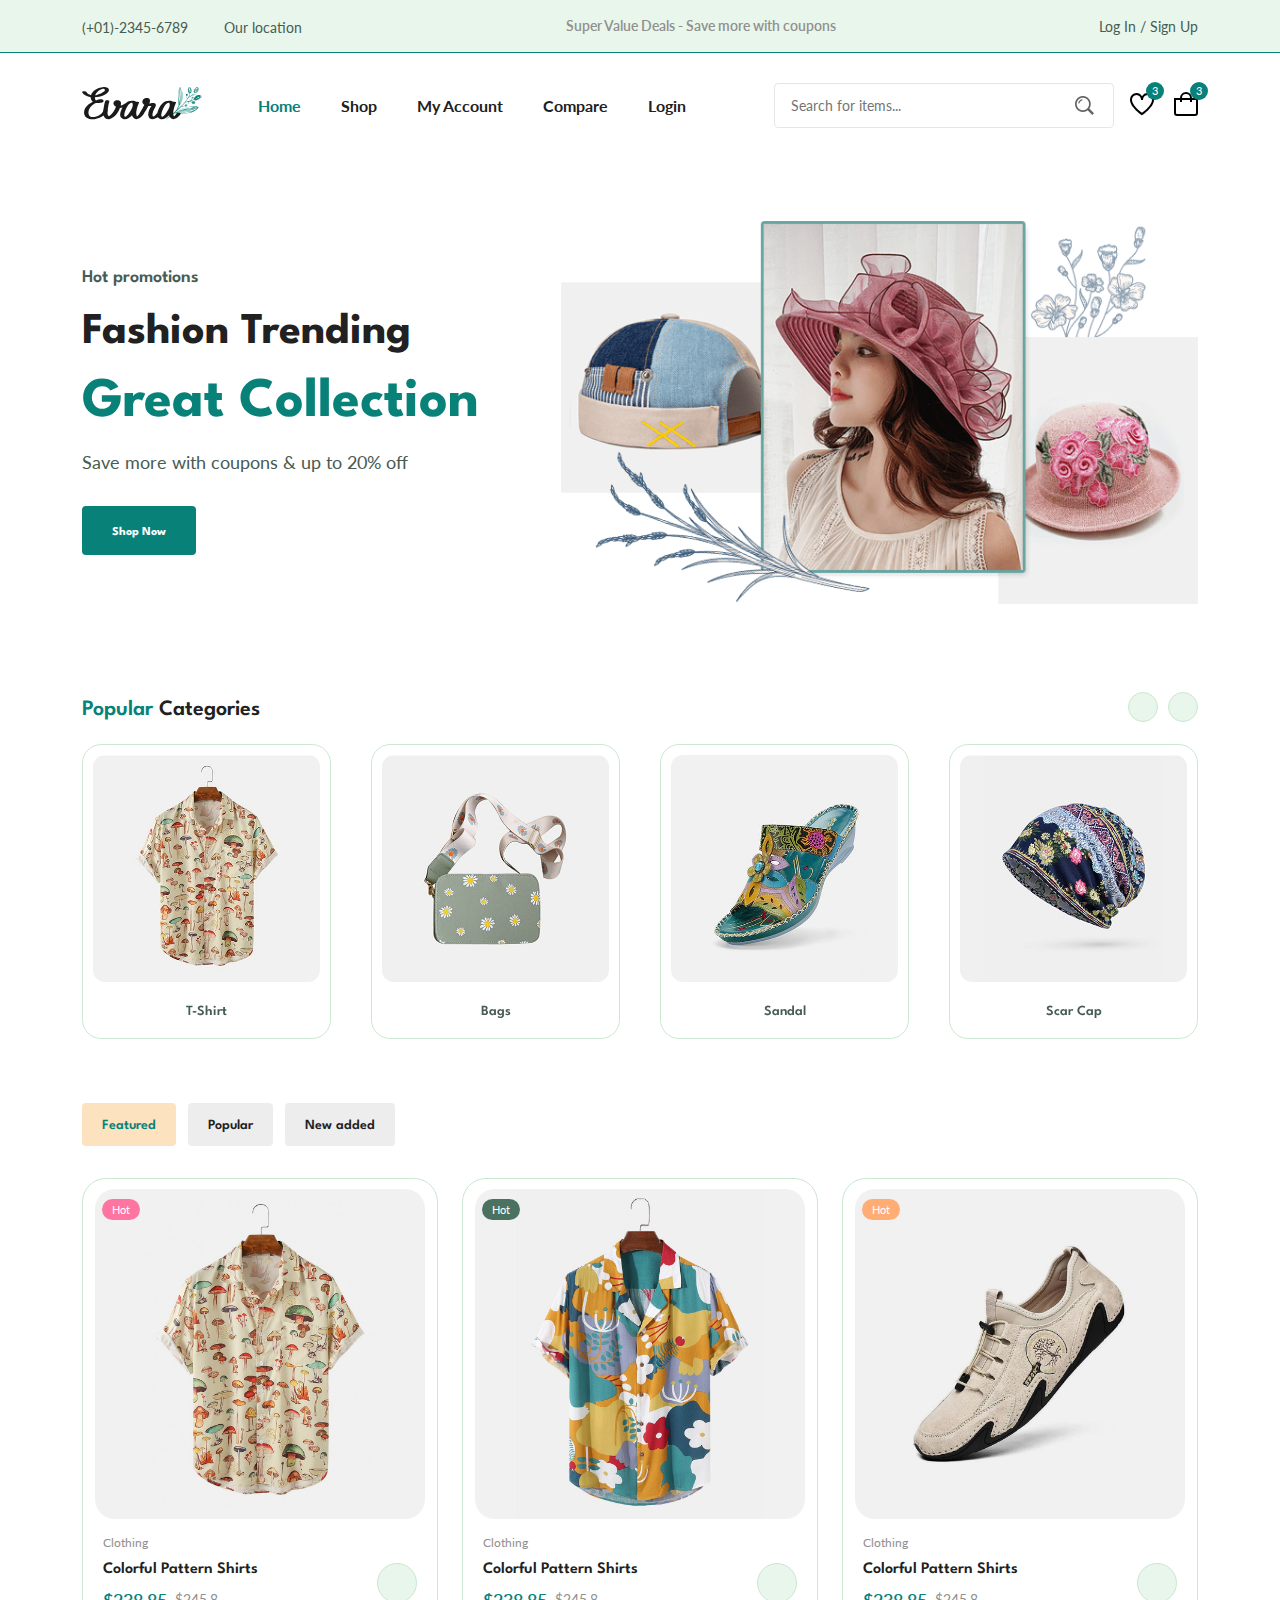
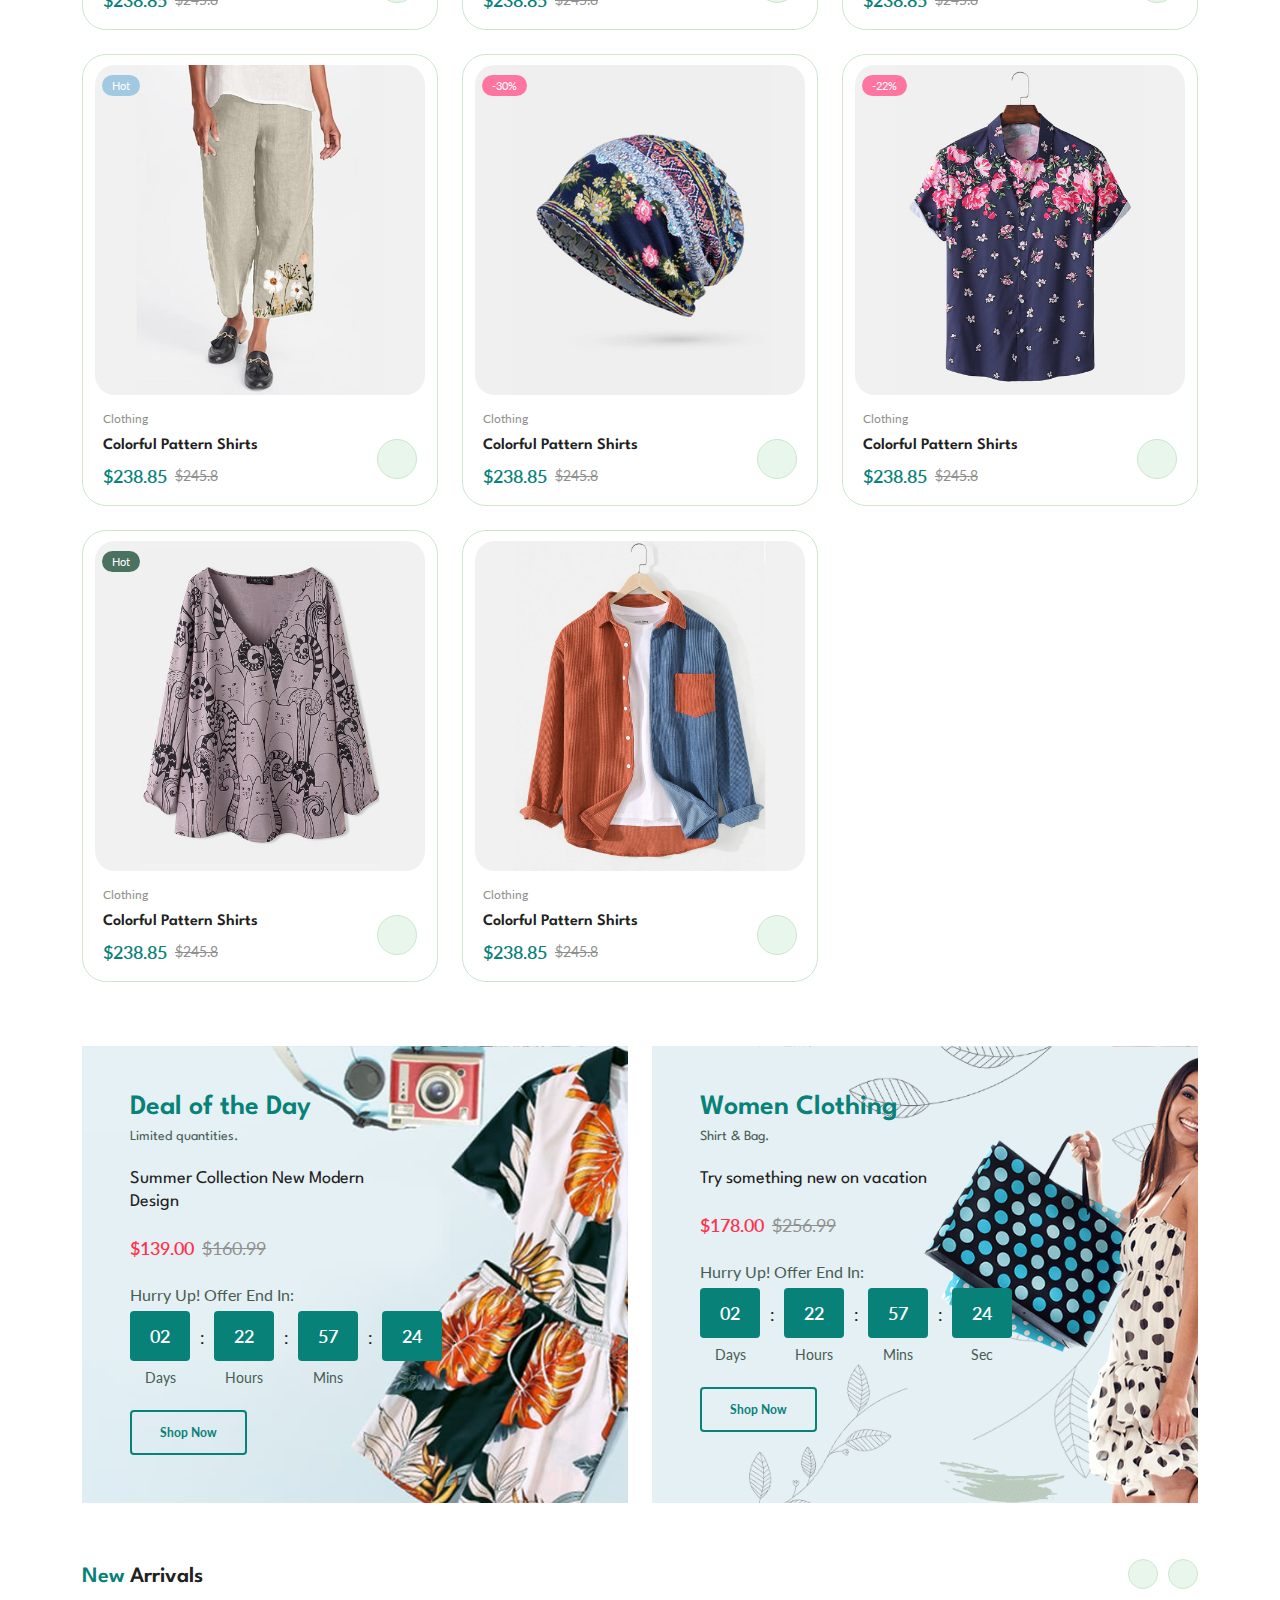
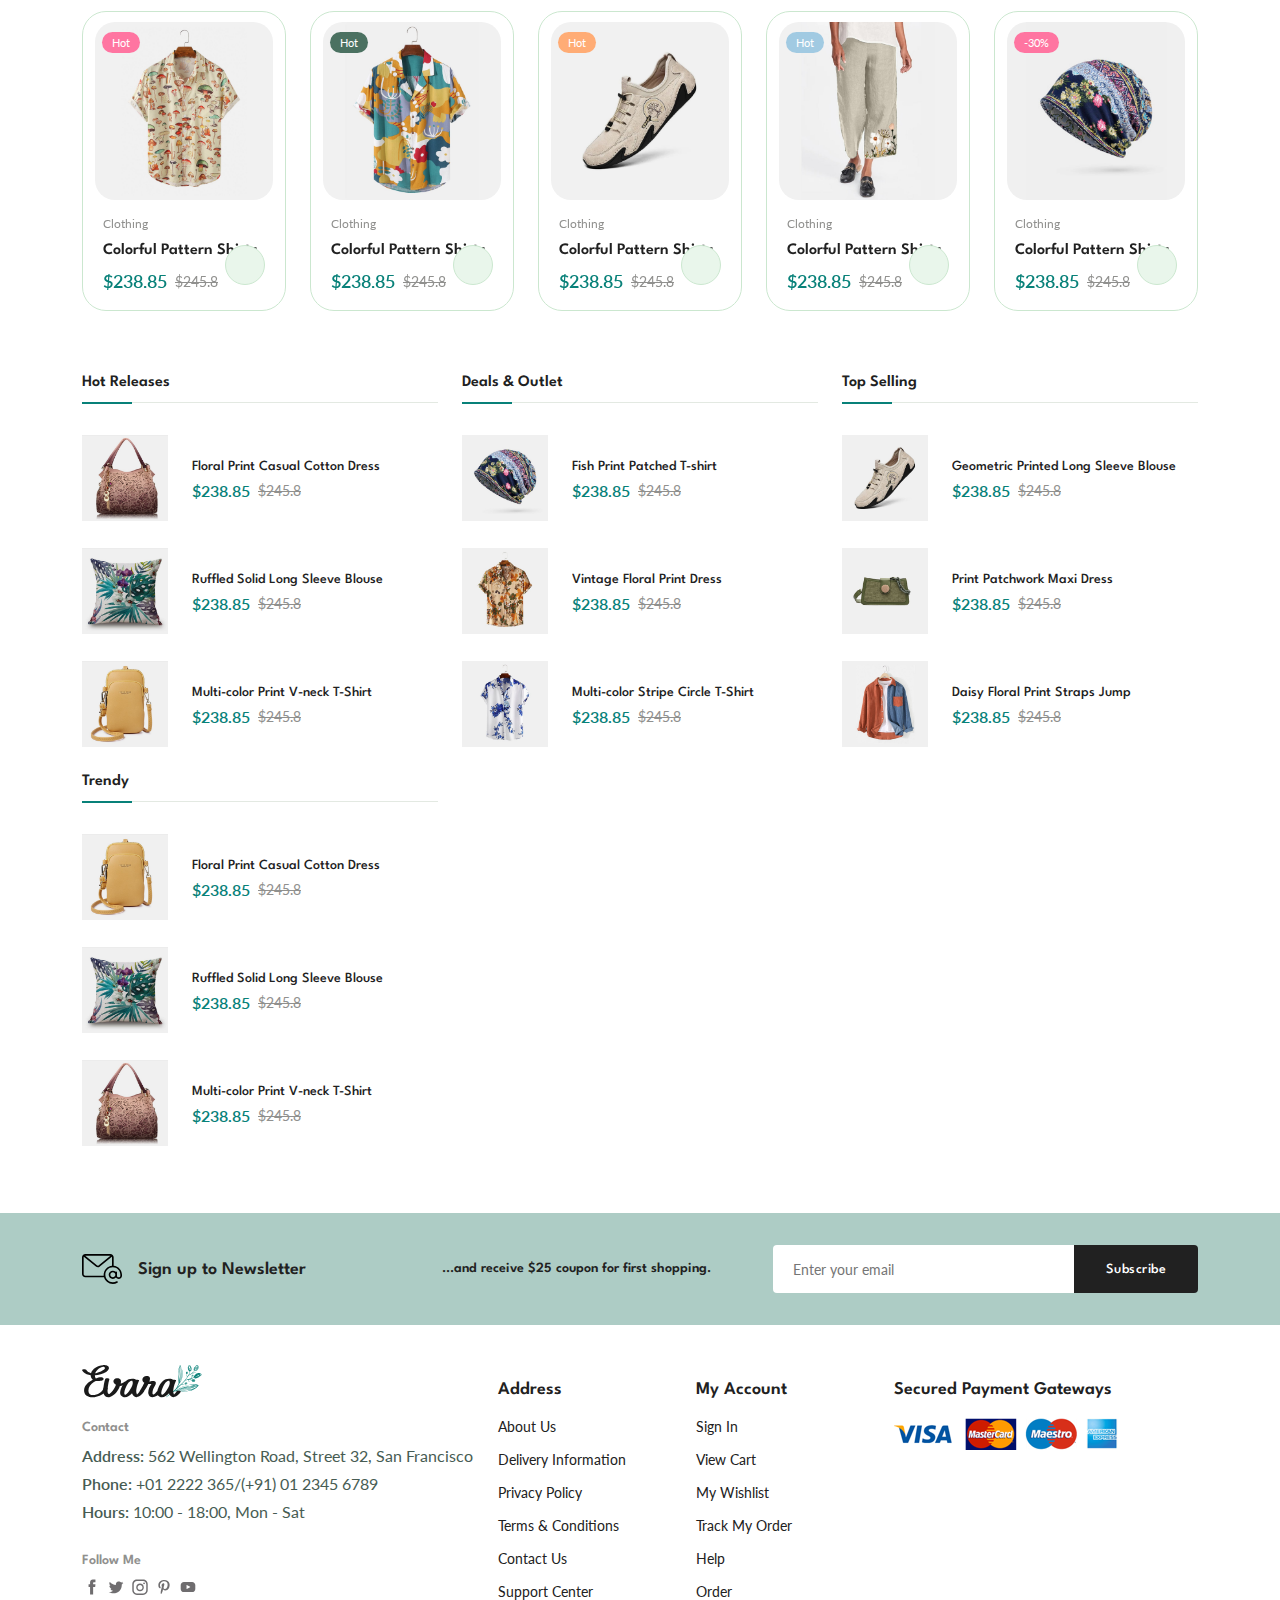
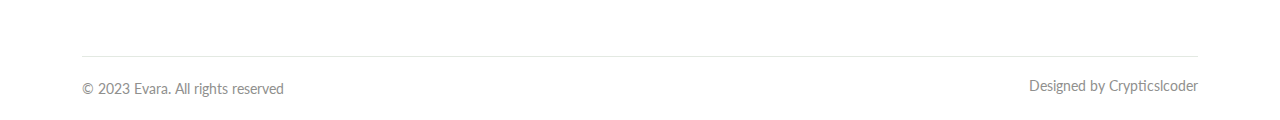
<file: index.html>
<!DOCTYPE html>
<html lang="en">
	<head>
		<meta charset="UTF-8" />
		<meta name="viewport" content="width=device-width, initial-scale=1.0" />
		<link rel="stylesheet" href="" />
		<link
			rel="stylesheet"
			href="https://cdn.jsdelivr.net/npm/swiper@11/swiper-bundle.min.css"
		/>
		<link
			rel="stylesheet"
			href="https://cdn-uicons.flaticon.com/2.6.0/uicons-regular-straight/css/uicons-regular-straight.css"
		/>
		<link rel="stylesheet" href="assets/css/styles.css" />

		<title>Evara Shop</title>
	</head>
	<body>
		<!--=============== HEADER ===============-->
		<header class="header">
			<div class="header__top">
				<div class="header__container container">
					<div class="header__contact">
						<span>(+01)-2345-6789</span>
						<span>Our location</span>
					</div>
					<p class="header__alert-news">
						Super Value Deals - Save more with coupons
					</p>
					<a class="header__top-action" href="login-register.html"
						>Log In / Sign Up
					</a>
				</div>
			</div>
			<nav class="nav container">
				<a class="nav__logo" href="index.html">
					<img class="nav__logo-img" src="assets/img/logo.svg" alt="Logo" />
				</a>

				<div id="nav-menu" class="nav__menu">
					<div class="nav__menu-top">
						<a class="nav__menu-logo" href="index.html">
							<img src="assets/img/logo.svg" alt="Logo" />
						</a>
						<div id="nav-close" class="nav__close">
							<i class="fi fi-rs-cross-small"></i>
						</div>
					</div>
					<ul class="nav__list">
						<li class="nav__item">
							<a class="nav__link active-link" href="index.html">Home</a>
						</li>
						<li class="nav__item">
							<a class="nav__link" href="shop.html">Shop</a>
						</li>
						<li class="nav__item">
							<a class="nav__link" href="accounts.html">My Account</a>
						</li>
						<li class="nav__item">
							<a class="nav__link" href="compare.html">Compare</a>
						</li>
						<li class="nav__item">
							<a class="nav__link" href="login-register.html">Login</a>
						</li>
					</ul>

					<div class="header__search">
						<input
							class="form__input"
							placeholder="Search for items..."
							type="text"
						/>

						<button class="search__btn">
							<img src="assets/img/search.png" alt="Search-ico" />
						</button>
					</div>
				</div>

				<div class="header__user-actions">
					<a class="header__action-btn" href="wishlist.html">
						<img src="assets/img/icon-heart.svg" alt="Heart-ico" />
						<span class="count">3</span>
					</a>
					<a class="header__action-btn" href="cart.html">
						<img src="assets/img/icon-cart.svg" alt="Cart-ico" />
						<span class="count">3</span>
					</a>

          <div id="nav-toggle" class="header__action-btn nav__toggle">
            <img src="assets/img/menu-burger.svg" alt="Menu-burger">
          </div>
				</div>
			</nav>
		</header>

		<!--=============== MAIN ===============-->
		<main class="main">
			<!--=============== HOME ===============-->
			<section class="home section--lg">
				<div class="home__container container grid">
					<div class="home__content">
						<span class="home__subtitle">Hot promotions</span>
						<h1 class="home__title">
							Fashion Trending <span>Great Collection</span>
						</h1>
						<p class="home__description">
							Save more with coupons & up to 20% off
						</p>
						<a class="btn" href="shop.html">Shop Now</a>
					</div>
					<img class="home__img" src="assets/img/home-img.png" alt="Home-img" />
				</div>
			</section>

			<!--=============== CATEGORIES ===============-->
			<section class="categories container section">
				<h3 class="section__title"><span>Popular</span> Categories</h3>
				<div class="categories__container swiper">
					<div class="swiper-wrapper">
						<a class="category__item swiper-slide" href="shop.html">
							<img
								class="category__img"
								src="assets/img/category-1.jpg"
								alt="Category-img"
							/>
							<h3 class="category__title">T-Shirt</h3>
						</a>
						<a class="category__item swiper-slide" href="shop.html">
							<img
								class="category__img"
								src="assets/img/category-2.jpg"
								alt="Category-img"
							/>
							<h3 class="category__title">Bags</h3>
						</a>
						<a class="category__item swiper-slide" href="shop.html">
							<img
								class="category__img"
								src="assets/img/category-3.jpg"
								alt="Category-img"
							/>
							<h3 class="category__title">Sandal</h3>
						</a>
						<a class="category__item swiper-slide" href="shop.html">
							<img
								class="category__img"
								src="assets/img/category-4.jpg"
								alt="Category-img"
							/>
							<h3 class="category__title">Scar Cap</h3>
						</a>
						<a class="category__item swiper-slide" href="shop.html">
							<img
								class="category__img"
								src="assets/img/category-5.jpg"
								alt="Category-img"
							/>
							<h3 class="category__title">Shoes</h3>
						</a>
						<a class="category__item swiper-slide" href="shop.html">
							<img
								class="category__img"
								src="assets/img/category-6.jpg"
								alt="Category-img"
							/>
							<h3 class="category__title">Pillowcase</h3>
						</a>
						<a class="category__item swiper-slide" href="shop.html">
							<img
								class="category__img"
								src="assets/img/category-7.jpg"
								alt="Category-img"
							/>
							<h3 class="category__title">Jumpsuit</h3>
						</a>
						<a class="category__item swiper-slide" href="shop.html">
							<img
								class="category__img"
								src="assets/img/category-8.jpg"
								alt="Category-img"
							/>
							<h3 class="category__title">Hats</h3>
						</a>
					</div>
					<div class="swiper-button-next">
						<i class="fi fi-rs-angle-right"></i>
					</div>
					<div class="swiper-button-prev">
						<i class="fi fi-rs-angle-left"></i>
					</div>
				</div>
			</section>

			<!--=============== PRODUCTS ===============-->
			<section class="products section container">
				<div class="tab__btns">
					<span class="tab__btn active-tab" data-target="#featured"
						>Featured</span
					>
					<span class="tab__btn" data-target="#popular">Popular</span>
					<span class="tab__btn" data-target="#new-added">New added</span>
				</div>
				<div class="tab__items">
					<div id="featured" class="tab__item active-tab" content>
						<div class="products__container grid">
							<div class="product__item">
								<div class="product__banner">
									<a class="product__images" href="details.html">
										<img
											class="product__img default"
											src="assets/img/product-1-1.jpg"
											alt="Product-img"
										/>
										<img
											class="product__img hover"
											src="assets/img/product-1-2.jpg"
											alt="Product-img"
										/>
									</a>
									<div class="product__actions">
										<a class="action__btn" href="#!" aria-label="Quick View">
											<i class="fi fi-rs-eye"></i>
										</a>
										<a
											class="action__btn"
											href="#!"
											aria-label="Add To Wishlist"
										>
											<i class="fi fi-rs-heart"></i>
										</a>
										<a class="action__btn" href="#!" aria-label="Compare">
											<i class="fi fi-rs-shuffle"></i>
										</a>
									</div>
									<div class="product__badge light-pink">Hot</div>
								</div>
								<div class="product__content">
									<span class="product__category">Clothing</span>
									<a href="details.html">
										<h3 class="product__title">Colorful Pattern Shirts</h3>
									</a>
									<div class="product__rating">
										<i class="fi fi-rs-star"></i>
										<i class="fi fi-rs-star"></i>
										<i class="fi fi-rs-star"></i>
										<i class="fi fi-rs-star"></i>
										<i class="fi fi-rs-star"></i>
									</div>
									<div class="product__price flex">
										<span class="new__price">$238.85</span>
										<span class="old__price">$245.8</span>
									</div>
									<a
										class="action__btn cart__btn"
										href="#!"
										aria-label="Add To Cart"
									>
										<i class="fi fi-rs-shopping-bag-add"></i>
									</a>
								</div>
							</div>
							<div class="product__item">
								<div class="product__banner">
									<a class="product__images" href="details.html">
										<img
											class="product__img default"
											src="assets/img/product-2-1.jpg"
											alt="Product-img"
										/>
										<img
											class="product__img hover"
											src="assets/img/product-2-2.jpg"
											alt="Product-img"
										/>
									</a>
									<div class="product__actions">
										<a class="action__btn" href="#!" aria-label="Quick View">
											<i class="fi fi-rs-eye"></i>
										</a>
										<a
											class="action__btn"
											href="#!"
											aria-label="Add To Wishlist"
										>
											<i class="fi fi-rs-heart"></i>
										</a>
										<a class="action__btn" href="#!" aria-label="Compare">
											<i class="fi fi-rs-shuffle"></i>
										</a>
									</div>
									<div class="product__badge light-green">Hot</div>
								</div>
								<div class="product__content">
									<span class="product__category">Clothing</span>
									<a href="details.html">
										<h3 class="product__title">Colorful Pattern Shirts</h3>
									</a>
									<div class="product__rating">
										<i class="fi fi-rs-star"></i>
										<i class="fi fi-rs-star"></i>
										<i class="fi fi-rs-star"></i>
										<i class="fi fi-rs-star"></i>
										<i class="fi fi-rs-star"></i>
									</div>
									<div class="product__price flex">
										<span class="new__price">$238.85</span>
										<span class="old__price">$245.8</span>
									</div>
									<a
										class="action__btn cart__btn"
										href="#!"
										aria-label="Add To Cart"
									>
										<i class="fi fi-rs-shopping-bag-add"></i>
									</a>
								</div>
							</div>
							<div class="product__item">
								<div class="product__banner">
									<a class="product__images" href="details.html">
										<img
											class="product__img default"
											src="assets/img/product-3-1.jpg"
											alt="Product-img"
										/>
										<img
											class="product__img hover"
											src="assets/img/product-3-2.jpg"
											alt="Product-img"
										/>
									</a>
									<div class="product__actions">
										<a class="action__btn" href="#!" aria-label="Quick View">
											<i class="fi fi-rs-eye"></i>
										</a>
										<a
											class="action__btn"
											href="#!"
											aria-label="Add To Wishlist"
										>
											<i class="fi fi-rs-heart"></i>
										</a>
										<a class="action__btn" href="#!" aria-label="Compare">
											<i class="fi fi-rs-shuffle"></i>
										</a>
									</div>
									<div class="product__badge light-orange">Hot</div>
								</div>
								<div class="product__content">
									<span class="product__category">Clothing</span>
									<a href="details.html">
										<h3 class="product__title">Colorful Pattern Shirts</h3>
									</a>
									<div class="product__rating">
										<i class="fi fi-rs-star"></i>
										<i class="fi fi-rs-star"></i>
										<i class="fi fi-rs-star"></i>
										<i class="fi fi-rs-star"></i>
										<i class="fi fi-rs-star"></i>
									</div>
									<div class="product__price flex">
										<span class="new__price">$238.85</span>
										<span class="old__price">$245.8</span>
									</div>
									<a
										class="action__btn cart__btn"
										href="#!"
										aria-label="Add To Cart"
									>
										<i class="fi fi-rs-shopping-bag-add"></i>
									</a>
								</div>
							</div>
							<div class="product__item">
								<div class="product__banner">
									<a class="product__images" href="details.html">
										<img
											class="product__img default"
											src="assets/img/product-4-1.jpg"
											alt="Product-img"
										/>
										<img
											class="product__img hover"
											src="assets/img/product-4-2.jpg"
											alt="Product-img"
										/>
									</a>
									<div class="product__actions">
										<a class="action__btn" href="#!" aria-label="Quick View">
											<i class="fi fi-rs-eye"></i>
										</a>
										<a
											class="action__btn"
											href="#!"
											aria-label="Add To Wishlist"
										>
											<i class="fi fi-rs-heart"></i>
										</a>
										<a class="action__btn" href="#!" aria-label="Compare">
											<i class="fi fi-rs-shuffle"></i>
										</a>
									</div>
									<div class="product__badge light-blue">Hot</div>
								</div>
								<div class="product__content">
									<span class="product__category">Clothing</span>
									<a href="details.html">
										<h3 class="product__title">Colorful Pattern Shirts</h3>
									</a>
									<div class="product__rating">
										<i class="fi fi-rs-star"></i>
										<i class="fi fi-rs-star"></i>
										<i class="fi fi-rs-star"></i>
										<i class="fi fi-rs-star"></i>
										<i class="fi fi-rs-star"></i>
									</div>
									<div class="product__price flex">
										<span class="new__price">$238.85</span>
										<span class="old__price">$245.8</span>
									</div>
									<a
										class="action__btn cart__btn"
										href="#!"
										aria-label="Add To Cart"
									>
										<i class="fi fi-rs-shopping-bag-add"></i>
									</a>
								</div>
							</div>
							<div class="product__item">
								<div class="product__banner">
									<a class="product__images" href="details.html">
										<img
											class="product__img default"
											src="assets/img/product-5-1.jpg"
											alt="Product-img"
										/>
										<img
											class="product__img hover"
											src="assets/img/product-5-2.jpg"
											alt="Product-img"
										/>
									</a>
									<div class="product__actions">
										<a class="action__btn" href="#!" aria-label="Quick View">
											<i class="fi fi-rs-eye"></i>
										</a>
										<a
											class="action__btn"
											href="#!"
											aria-label="Add To Wishlist"
										>
											<i class="fi fi-rs-heart"></i>
										</a>
										<a class="action__btn" href="#!" aria-label="Compare">
											<i class="fi fi-rs-shuffle"></i>
										</a>
									</div>
									<div class="product__badge light-pink">-30%</div>
								</div>
								<div class="product__content">
									<span class="product__category">Clothing</span>
									<a href="details.html">
										<h3 class="product__title">Colorful Pattern Shirts</h3>
									</a>
									<div class="product__rating">
										<i class="fi fi-rs-star"></i>
										<i class="fi fi-rs-star"></i>
										<i class="fi fi-rs-star"></i>
										<i class="fi fi-rs-star"></i>
										<i class="fi fi-rs-star"></i>
									</div>
									<div class="product__price flex">
										<span class="new__price">$238.85</span>
										<span class="old__price">$245.8</span>
									</div>
									<a
										class="action__btn cart__btn"
										href="#!"
										aria-label="Add To Cart"
									>
										<i class="fi fi-rs-shopping-bag-add"></i>
									</a>
								</div>
							</div>
							<div class="product__item">
								<div class="product__banner">
									<a class="product__images" href="details.html">
										<img
											class="product__img default"
											src="assets/img/product-6-1.jpg"
											alt="Product-img"
										/>
										<img
											class="product__img hover"
											src="assets/img/product-6-2.jpg"
											alt="Product-img"
										/>
									</a>
									<div class="product__actions">
										<a class="action__btn" href="#!" aria-label="Quick View">
											<i class="fi fi-rs-eye"></i>
										</a>
										<a
											class="action__btn"
											href="#!"
											aria-label="Add To Wishlist"
										>
											<i class="fi fi-rs-heart"></i>
										</a>
										<a class="action__btn" href="#!" aria-label="Compare">
											<i class="fi fi-rs-shuffle"></i>
										</a>
									</div>
									<div class="product__badge light-pink">-22%</div>
								</div>
								<div class="product__content">
									<span class="product__category">Clothing</span>
									<a href="details.html">
										<h3 class="product__title">Colorful Pattern Shirts</h3>
									</a>
									<div class="product__rating">
										<i class="fi fi-rs-star"></i>
										<i class="fi fi-rs-star"></i>
										<i class="fi fi-rs-star"></i>
										<i class="fi fi-rs-star"></i>
										<i class="fi fi-rs-star"></i>
									</div>
									<div class="product__price flex">
										<span class="new__price">$238.85</span>
										<span class="old__price">$245.8</span>
									</div>
									<a
										class="action__btn cart__btn"
										href="#!"
										aria-label="Add To Cart"
									>
										<i class="fi fi-rs-shopping-bag-add"></i>
									</a>
								</div>
							</div>
							<div class="product__item">
								<div class="product__banner">
									<a class="product__images" href="details.html">
										<img
											class="product__img default"
											src="assets/img/product-7-1.jpg"
											alt="Product-img"
										/>
										<img
											class="product__img hover"
											src="assets/img/product-7-2.jpg"
											alt="Product-img"
										/>
									</a>
									<div class="product__actions">
										<a class="action__btn" href="#!" aria-label="Quick View">
											<i class="fi fi-rs-eye"></i>
										</a>
										<a
											class="action__btn"
											href="#!"
											aria-label="Add To Wishlist"
										>
											<i class="fi fi-rs-heart"></i>
										</a>
										<a class="action__btn" href="#!" aria-label="Compare">
											<i class="fi fi-rs-shuffle"></i>
										</a>
									</div>
									<div class="product__badge light-green">Hot</div>
								</div>
								<div class="product__content">
									<span class="product__category">Clothing</span>
									<a href="details.html">
										<h3 class="product__title">Colorful Pattern Shirts</h3>
									</a>
									<div class="product__rating">
										<i class="fi fi-rs-star"></i>
										<i class="fi fi-rs-star"></i>
										<i class="fi fi-rs-star"></i>
										<i class="fi fi-rs-star"></i>
										<i class="fi fi-rs-star"></i>
									</div>
									<div class="product__price flex">
										<span class="new__price">$238.85</span>
										<span class="old__price">$245.8</span>
									</div>
									<a
										class="action__btn cart__btn"
										href="#!"
										aria-label="Add To Cart"
									>
										<i class="fi fi-rs-shopping-bag-add"></i>
									</a>
								</div>
							</div>
							<div class="product__item">
								<div class="product__banner">
									<a class="product__images" href="details.html">
										<img
											class="product__img default"
											src="assets/img/product-8-1.jpg"
											alt="Product-img"
										/>
										<img
											class="product__img hover"
											src="assets/img/product-8-2.jpg"
											alt="Product-img"
										/>
									</a>
									<div class="product__actions">
										<a class="action__btn" href="#!" aria-label="Quick View">
											<i class="fi fi-rs-eye"></i>
										</a>
										<a
											class="action__btn"
											href="#!"
											aria-label="Add To Wishlist"
										>
											<i class="fi fi-rs-heart"></i>
										</a>
										<a class="action__btn" href="#!" aria-label="Compare">
											<i class="fi fi-rs-shuffle"></i>
										</a>
									</div>
								</div>
								<div class="product__content">
									<span class="product__category">Clothing</span>
									<a href="details.html">
										<h3 class="product__title">Colorful Pattern Shirts</h3>
									</a>
									<div class="product__rating">
										<i class="fi fi-rs-star"></i>
										<i class="fi fi-rs-star"></i>
										<i class="fi fi-rs-star"></i>
										<i class="fi fi-rs-star"></i>
										<i class="fi fi-rs-star"></i>
									</div>
									<div class="product__price flex">
										<span class="new__price">$238.85</span>
										<span class="old__price">$245.8</span>
									</div>
									<a
										class="action__btn cart__btn"
										href="#!"
										aria-label="Add To Cart"
									>
										<i class="fi fi-rs-shopping-bag-add"></i>
									</a>
								</div>
							</div>
						</div>
					</div>
					<div id="popular" class="tab__item" content>
						<div class="products__container grid">
							<div class="product__item">
								<div class="product__banner">
									<a class="product__images" href="details.html">
										<img
											class="product__img default"
											src="assets/img/product-9-1.jpg"
											alt="Product-img"
										/>
										<img
											class="product__img hover"
											src="assets/img/product-9-2.jpg"
											alt="Product-img"
										/>
									</a>
									<div class="product__actions">
										<a class="action__btn" href="#!" aria-label="Quick View">
											<i class="fi fi-rs-eye"></i>
										</a>
										<a
											class="action__btn"
											href="#!"
											aria-label="Add To Wishlist"
										>
											<i class="fi fi-rs-heart"></i>
										</a>
										<a class="action__btn" href="#!" aria-label="Compare">
											<i class="fi fi-rs-shuffle"></i>
										</a>
									</div>
									<div class="product__badge light-pink">Hot</div>
								</div>
								<div class="product__content">
									<span class="product__category">Clothing</span>
									<a href="details.html">
										<h3 class="product__title">Colorful Pattern Shirts</h3>
									</a>
									<div class="product__rating">
										<i class="fi fi-rs-star"></i>
										<i class="fi fi-rs-star"></i>
										<i class="fi fi-rs-star"></i>
										<i class="fi fi-rs-star"></i>
										<i class="fi fi-rs-star"></i>
									</div>
									<div class="product__price flex">
										<span class="new__price">$238.85</span>
										<span class="old__price">$245.8</span>
									</div>
									<a
										class="action__btn cart__btn"
										href="#!"
										aria-label="Add To Cart"
									>
										<i class="fi fi-rs-shopping-bag-add"></i>
									</a>
								</div>
							</div>
							<div class="product__item">
								<div class="product__banner">
									<a class="product__images" href="details.html">
										<img
											class="product__img default"
											src="assets/img/product-2-1.jpg"
											alt="Product-img"
										/>
										<img
											class="product__img hover"
											src="assets/img/product-2-2.jpg"
											alt="Product-img"
										/>
									</a>
									<div class="product__actions">
										<a class="action__btn" href="#!" aria-label="Quick View">
											<i class="fi fi-rs-eye"></i>
										</a>
										<a
											class="action__btn"
											href="#!"
											aria-label="Add To Wishlist"
										>
											<i class="fi fi-rs-heart"></i>
										</a>
										<a class="action__btn" href="#!" aria-label="Compare">
											<i class="fi fi-rs-shuffle"></i>
										</a>
									</div>
									<div class="product__badge light-green">Hot</div>
								</div>
								<div class="product__content">
									<span class="product__category">Clothing</span>
									<a href="details.html">
										<h3 class="product__title">Colorful Pattern Shirts</h3>
									</a>
									<div class="product__rating">
										<i class="fi fi-rs-star"></i>
										<i class="fi fi-rs-star"></i>
										<i class="fi fi-rs-star"></i>
										<i class="fi fi-rs-star"></i>
										<i class="fi fi-rs-star"></i>
									</div>
									<div class="product__price flex">
										<span class="new__price">$238.85</span>
										<span class="old__price">$245.8</span>
									</div>
									<a
										class="action__btn cart__btn"
										href="#!"
										aria-label="Add To Cart"
									>
										<i class="fi fi-rs-shopping-bag-add"></i>
									</a>
								</div>
							</div>
							<div class="product__item">
								<div class="product__banner">
									<a class="product__images" href="details.html">
										<img
											class="product__img default"
											src="assets/img/product-10-1.jpg"
											alt="Product-img"
										/>
										<img
											class="product__img hover"
											src="assets/img/product-10-2.jpg"
											alt="Product-img"
										/>
									</a>
									<div class="product__actions">
										<a class="action__btn" href="#!" aria-label="Quick View">
											<i class="fi fi-rs-eye"></i>
										</a>
										<a
											class="action__btn"
											href="#!"
											aria-label="Add To Wishlist"
										>
											<i class="fi fi-rs-heart"></i>
										</a>
										<a class="action__btn" href="#!" aria-label="Compare">
											<i class="fi fi-rs-shuffle"></i>
										</a>
									</div>
									<div class="product__badge light-orange">Hot</div>
								</div>
								<div class="product__content">
									<span class="product__category">Clothing</span>
									<a href="details.html">
										<h3 class="product__title">Colorful Pattern Shirts</h3>
									</a>
									<div class="product__rating">
										<i class="fi fi-rs-star"></i>
										<i class="fi fi-rs-star"></i>
										<i class="fi fi-rs-star"></i>
										<i class="fi fi-rs-star"></i>
										<i class="fi fi-rs-star"></i>
									</div>
									<div class="product__price flex">
										<span class="new__price">$238.85</span>
										<span class="old__price">$245.8</span>
									</div>
									<a
										class="action__btn cart__btn"
										href="#!"
										aria-label="Add To Cart"
									>
										<i class="fi fi-rs-shopping-bag-add"></i>
									</a>
								</div>
							</div>
							<div class="product__item">
								<div class="product__banner">
									<a class="product__images" href="details.html">
										<img
											class="product__img default"
											src="assets/img/product-4-1.jpg"
											alt="Product-img"
										/>
										<img
											class="product__img hover"
											src="assets/img/product-4-2.jpg"
											alt="Product-img"
										/>
									</a>
									<div class="product__actions">
										<a class="action__btn" href="#!" aria-label="Quick View">
											<i class="fi fi-rs-eye"></i>
										</a>
										<a
											class="action__btn"
											href="#!"
											aria-label="Add To Wishlist"
										>
											<i class="fi fi-rs-heart"></i>
										</a>
										<a class="action__btn" href="#!" aria-label="Compare">
											<i class="fi fi-rs-shuffle"></i>
										</a>
									</div>
									<div class="product__badge light-blue">Hot</div>
								</div>
								<div class="product__content">
									<span class="product__category">Clothing</span>
									<a href="details.html">
										<h3 class="product__title">Colorful Pattern Shirts</h3>
									</a>
									<div class="product__rating">
										<i class="fi fi-rs-star"></i>
										<i class="fi fi-rs-star"></i>
										<i class="fi fi-rs-star"></i>
										<i class="fi fi-rs-star"></i>
										<i class="fi fi-rs-star"></i>
									</div>
									<div class="product__price flex">
										<span class="new__price">$238.85</span>
										<span class="old__price">$245.8</span>
									</div>
									<a
										class="action__btn cart__btn"
										href="#!"
										aria-label="Add To Cart"
									>
										<i class="fi fi-rs-shopping-bag-add"></i>
									</a>
								</div>
							</div>
							<div class="product__item">
								<div class="product__banner">
									<a class="product__images" href="details.html">
										<img
											class="product__img default"
											src="assets/img/product-5-1.jpg"
											alt="Product-img"
										/>
										<img
											class="product__img hover"
											src="assets/img/product-5-2.jpg"
											alt="Product-img"
										/>
									</a>
									<div class="product__actions">
										<a class="action__btn" href="#!" aria-label="Quick View">
											<i class="fi fi-rs-eye"></i>
										</a>
										<a
											class="action__btn"
											href="#!"
											aria-label="Add To Wishlist"
										>
											<i class="fi fi-rs-heart"></i>
										</a>
										<a class="action__btn" href="#!" aria-label="Compare">
											<i class="fi fi-rs-shuffle"></i>
										</a>
									</div>
									<div class="product__badge light-pink">-30%</div>
								</div>
								<div class="product__content">
									<span class="product__category">Clothing</span>
									<a href="details.html">
										<h3 class="product__title">Colorful Pattern Shirts</h3>
									</a>
									<div class="product__rating">
										<i class="fi fi-rs-star"></i>
										<i class="fi fi-rs-star"></i>
										<i class="fi fi-rs-star"></i>
										<i class="fi fi-rs-star"></i>
										<i class="fi fi-rs-star"></i>
									</div>
									<div class="product__price flex">
										<span class="new__price">$238.85</span>
										<span class="old__price">$245.8</span>
									</div>
									<a
										class="action__btn cart__btn"
										href="#!"
										aria-label="Add To Cart"
									>
										<i class="fi fi-rs-shopping-bag-add"></i>
									</a>
								</div>
							</div>
							<div class="product__item">
								<div class="product__banner">
									<a class="product__images" href="details.html">
										<img
											class="product__img default"
											src="assets/img/product-11-1.jpg"
											alt="Product-img"
										/>
										<img
											class="product__img hover"
											src="assets/img/product-11-2.jpg"
											alt="Product-img"
										/>
									</a>
									<div class="product__actions">
										<a class="action__btn" href="#!" aria-label="Quick View">
											<i class="fi fi-rs-eye"></i>
										</a>
										<a
											class="action__btn"
											href="#!"
											aria-label="Add To Wishlist"
										>
											<i class="fi fi-rs-heart"></i>
										</a>
										<a class="action__btn" href="#!" aria-label="Compare">
											<i class="fi fi-rs-shuffle"></i>
										</a>
									</div>
									<div class="product__badge light-pink">-22%</div>
								</div>
								<div class="product__content">
									<span class="product__category">Clothing</span>
									<a href="details.html">
										<h3 class="product__title">Colorful Pattern Shirts</h3>
									</a>
									<div class="product__rating">
										<i class="fi fi-rs-star"></i>
										<i class="fi fi-rs-star"></i>
										<i class="fi fi-rs-star"></i>
										<i class="fi fi-rs-star"></i>
										<i class="fi fi-rs-star"></i>
									</div>
									<div class="product__price flex">
										<span class="new__price">$238.85</span>
										<span class="old__price">$245.8</span>
									</div>
									<a
										class="action__btn cart__btn"
										href="#!"
										aria-label="Add To Cart"
									>
										<i class="fi fi-rs-shopping-bag-add"></i>
									</a>
								</div>
							</div>
							<div class="product__item">
								<div class="product__banner">
									<a class="product__images" href="details.html">
										<img
											class="product__img default"
											src="assets/img/product-7-1.jpg"
											alt="Product-img"
										/>
										<img
											class="product__img hover"
											src="assets/img/product-7-2.jpg"
											alt="Product-img"
										/>
									</a>
									<div class="product__actions">
										<a class="action__btn" href="#!" aria-label="Quick View">
											<i class="fi fi-rs-eye"></i>
										</a>
										<a
											class="action__btn"
											href="#!"
											aria-label="Add To Wishlist"
										>
											<i class="fi fi-rs-heart"></i>
										</a>
										<a class="action__btn" href="#!" aria-label="Compare">
											<i class="fi fi-rs-shuffle"></i>
										</a>
									</div>
									<div class="product__badge light-green">Hot</div>
								</div>
								<div class="product__content">
									<span class="product__category">Clothing</span>
									<a href="details.html">
										<h3 class="product__title">Colorful Pattern Shirts</h3>
									</a>
									<div class="product__rating">
										<i class="fi fi-rs-star"></i>
										<i class="fi fi-rs-star"></i>
										<i class="fi fi-rs-star"></i>
										<i class="fi fi-rs-star"></i>
										<i class="fi fi-rs-star"></i>
									</div>
									<div class="product__price flex">
										<span class="new__price">$238.85</span>
										<span class="old__price">$245.8</span>
									</div>
									<a
										class="action__btn cart__btn"
										href="#!"
										aria-label="Add To Cart"
									>
										<i class="fi fi-rs-shopping-bag-add"></i>
									</a>
								</div>
							</div>
							<div class="product__item">
								<div class="product__banner">
									<a class="product__images" href="details.html">
										<img
											class="product__img default"
											src="assets/img/product-8-1.jpg"
											alt="Product-img"
										/>
										<img
											class="product__img hover"
											src="assets/img/product-8-2.jpg"
											alt="Product-img"
										/>
									</a>
									<div class="product__actions">
										<a class="action__btn" href="#!" aria-label="Quick View">
											<i class="fi fi-rs-eye"></i>
										</a>
										<a
											class="action__btn"
											href="#!"
											aria-label="Add To Wishlist"
										>
											<i class="fi fi-rs-heart"></i>
										</a>
										<a class="action__btn" href="#!" aria-label="Compare">
											<i class="fi fi-rs-shuffle"></i>
										</a>
									</div>
								</div>
								<div class="product__content">
									<span class="product__category">Clothing</span>
									<a href="details.html">
										<h3 class="product__title">Colorful Pattern Shirts</h3>
									</a>
									<div class="product__rating">
										<i class="fi fi-rs-star"></i>
										<i class="fi fi-rs-star"></i>
										<i class="fi fi-rs-star"></i>
										<i class="fi fi-rs-star"></i>
										<i class="fi fi-rs-star"></i>
									</div>
									<div class="product__price flex">
										<span class="new__price">$238.85</span>
										<span class="old__price">$245.8</span>
									</div>
									<a
										class="action__btn cart__btn"
										href="#!"
										aria-label="Add To Cart"
									>
										<i class="fi fi-rs-shopping-bag-add"></i>
									</a>
								</div>
							</div>
						</div>
					</div>
					<div id="new-added" class="tab__item" content>
						<div class="products__container grid">
							<div class="product__item">
								<div class="product__banner">
									<a class="product__images" href="details.html">
										<img
											class="product__img default"
											src="assets/img/product-1-1.jpg"
											alt="Product-img"
										/>
										<img
											class="product__img hover"
											src="assets/img/product-1-2.jpg"
											alt="Product-img"
										/>
									</a>
									<div class="product__actions">
										<a class="action__btn" href="#!" aria-label="Quick View">
											<i class="fi fi-rs-eye"></i>
										</a>
										<a
											class="action__btn"
											href="#!"
											aria-label="Add To Wishlist"
										>
											<i class="fi fi-rs-heart"></i>
										</a>
										<a class="action__btn" href="#!" aria-label="Compare">
											<i class="fi fi-rs-shuffle"></i>
										</a>
									</div>
									<div class="product__badge light-pink">Hot</div>
								</div>
								<div class="product__content">
									<span class="product__category">Clothing</span>
									<a href="details.html">
										<h3 class="product__title">Colorful Pattern Shirts</h3>
									</a>
									<div class="product__rating">
										<i class="fi fi-rs-star"></i>
										<i class="fi fi-rs-star"></i>
										<i class="fi fi-rs-star"></i>
										<i class="fi fi-rs-star"></i>
										<i class="fi fi-rs-star"></i>
									</div>
									<div class="product__price flex">
										<span class="new__price">$238.85</span>
										<span class="old__price">$245.8</span>
									</div>
									<a
										class="action__btn cart__btn"
										href="#!"
										aria-label="Add To Cart"
									>
										<i class="fi fi-rs-shopping-bag-add"></i>
									</a>
								</div>
							</div>
							<div class="product__item">
								<div class="product__banner">
									<a class="product__images" href="details.html">
										<img
											class="product__img default"
											src="assets/img/product-2-1.jpg"
											alt="Product-img"
										/>
										<img
											class="product__img hover"
											src="assets/img/product-2-2.jpg"
											alt="Product-img"
										/>
									</a>
									<div class="product__actions">
										<a class="action__btn" href="#!" aria-label="Quick View">
											<i class="fi fi-rs-eye"></i>
										</a>
										<a
											class="action__btn"
											href="#!"
											aria-label="Add To Wishlist"
										>
											<i class="fi fi-rs-heart"></i>
										</a>
										<a class="action__btn" href="#!" aria-label="Compare">
											<i class="fi fi-rs-shuffle"></i>
										</a>
									</div>
									<div class="product__badge light-green">Hot</div>
								</div>
								<div class="product__content">
									<span class="product__category">Clothing</span>
									<a href="details.html">
										<h3 class="product__title">Colorful Pattern Shirts</h3>
									</a>
									<div class="product__rating">
										<i class="fi fi-rs-star"></i>
										<i class="fi fi-rs-star"></i>
										<i class="fi fi-rs-star"></i>
										<i class="fi fi-rs-star"></i>
										<i class="fi fi-rs-star"></i>
									</div>
									<div class="product__price flex">
										<span class="new__price">$238.85</span>
										<span class="old__price">$245.8</span>
									</div>
									<a
										class="action__btn cart__btn"
										href="#!"
										aria-label="Add To Cart"
									>
										<i class="fi fi-rs-shopping-bag-add"></i>
									</a>
								</div>
							</div>
							<div class="product__item">
								<div class="product__banner">
									<a class="product__images" href="details.html">
										<img
											class="product__img default"
											src="assets/img/product-12-1.jpg"
											alt="Product-img"
										/>
										<img
											class="product__img hover"
											src="assets/img/product-12-2.jpg"
											alt="Product-img"
										/>
									</a>
									<div class="product__actions">
										<a class="action__btn" href="#!" aria-label="Quick View">
											<i class="fi fi-rs-eye"></i>
										</a>
										<a
											class="action__btn"
											href="#!"
											aria-label="Add To Wishlist"
										>
											<i class="fi fi-rs-heart"></i>
										</a>
										<a class="action__btn" href="#!" aria-label="Compare">
											<i class="fi fi-rs-shuffle"></i>
										</a>
									</div>
									<div class="product__badge light-orange">Hot</div>
								</div>
								<div class="product__content">
									<span class="product__category">Clothing</span>
									<a href="details.html">
										<h3 class="product__title">Colorful Pattern Shirts</h3>
									</a>
									<div class="product__rating">
										<i class="fi fi-rs-star"></i>
										<i class="fi fi-rs-star"></i>
										<i class="fi fi-rs-star"></i>
										<i class="fi fi-rs-star"></i>
										<i class="fi fi-rs-star"></i>
									</div>
									<div class="product__price flex">
										<span class="new__price">$238.85</span>
										<span class="old__price">$245.8</span>
									</div>
									<a
										class="action__btn cart__btn"
										href="#!"
										aria-label="Add To Cart"
									>
										<i class="fi fi-rs-shopping-bag-add"></i>
									</a>
								</div>
							</div>
							<div class="product__item">
								<div class="product__banner">
									<a class="product__images" href="details.html">
										<img
											class="product__img default"
											src="assets/img/product-13-1.jpg"
											alt="Product-img"
										/>
										<img
											class="product__img hover"
											src="assets/img/product-13-2.jpg"
											alt="Product-img"
										/>
									</a>
									<div class="product__actions">
										<a class="action__btn" href="#!" aria-label="Quick View">
											<i class="fi fi-rs-eye"></i>
										</a>
										<a
											class="action__btn"
											href="#!"
											aria-label="Add To Wishlist"
										>
											<i class="fi fi-rs-heart"></i>
										</a>
										<a class="action__btn" href="#!" aria-label="Compare">
											<i class="fi fi-rs-shuffle"></i>
										</a>
									</div>
									<div class="product__badge light-blue">Hot</div>
								</div>
								<div class="product__content">
									<span class="product__category">Clothing</span>
									<a href="details.html">
										<h3 class="product__title">Colorful Pattern Shirts</h3>
									</a>
									<div class="product__rating">
										<i class="fi fi-rs-star"></i>
										<i class="fi fi-rs-star"></i>
										<i class="fi fi-rs-star"></i>
										<i class="fi fi-rs-star"></i>
										<i class="fi fi-rs-star"></i>
									</div>
									<div class="product__price flex">
										<span class="new__price">$238.85</span>
										<span class="old__price">$245.8</span>
									</div>
									<a
										class="action__btn cart__btn"
										href="#!"
										aria-label="Add To Cart"
									>
										<i class="fi fi-rs-shopping-bag-add"></i>
									</a>
								</div>
							</div>
							<div class="product__item">
								<div class="product__banner">
									<a class="product__images" href="details.html">
										<img
											class="product__img default"
											src="assets/img/product-10-1.jpg"
											alt="Product-img"
										/>
										<img
											class="product__img hover"
											src="assets/img/product-10-2.jpg"
											alt="Product-img"
										/>
									</a>
									<div class="product__actions">
										<a class="action__btn" href="#!" aria-label="Quick View">
											<i class="fi fi-rs-eye"></i>
										</a>
										<a
											class="action__btn"
											href="#!"
											aria-label="Add To Wishlist"
										>
											<i class="fi fi-rs-heart"></i>
										</a>
										<a class="action__btn" href="#!" aria-label="Compare">
											<i class="fi fi-rs-shuffle"></i>
										</a>
									</div>
									<div class="product__badge light-pink">-30%</div>
								</div>
								<div class="product__content">
									<span class="product__category">Clothing</span>
									<a href="details.html">
										<h3 class="product__title">Colorful Pattern Shirts</h3>
									</a>
									<div class="product__rating">
										<i class="fi fi-rs-star"></i>
										<i class="fi fi-rs-star"></i>
										<i class="fi fi-rs-star"></i>
										<i class="fi fi-rs-star"></i>
										<i class="fi fi-rs-star"></i>
									</div>
									<div class="product__price flex">
										<span class="new__price">$238.85</span>
										<span class="old__price">$245.8</span>
									</div>
									<a
										class="action__btn cart__btn"
										href="#!"
										aria-label="Add To Cart"
									>
										<i class="fi fi-rs-shopping-bag-add"></i>
									</a>
								</div>
							</div>
							<div class="product__item">
								<div class="product__banner">
									<a class="product__images" href="details.html">
										<img
											class="product__img default"
											src="assets/img/product-6-1.jpg"
											alt="Product-img"
										/>
										<img
											class="product__img hover"
											src="assets/img/product-6-2.jpg"
											alt="Product-img"
										/>
									</a>
									<div class="product__actions">
										<a class="action__btn" href="#!" aria-label="Quick View">
											<i class="fi fi-rs-eye"></i>
										</a>
										<a
											class="action__btn"
											href="#!"
											aria-label="Add To Wishlist"
										>
											<i class="fi fi-rs-heart"></i>
										</a>
										<a class="action__btn" href="#!" aria-label="Compare">
											<i class="fi fi-rs-shuffle"></i>
										</a>
									</div>
									<div class="product__badge light-pink">-22%</div>
								</div>
								<div class="product__content">
									<span class="product__category">Clothing</span>
									<a href="details.html">
										<h3 class="product__title">Colorful Pattern Shirts</h3>
									</a>
									<div class="product__rating">
										<i class="fi fi-rs-star"></i>
										<i class="fi fi-rs-star"></i>
										<i class="fi fi-rs-star"></i>
										<i class="fi fi-rs-star"></i>
										<i class="fi fi-rs-star"></i>
									</div>
									<div class="product__price flex">
										<span class="new__price">$238.85</span>
										<span class="old__price">$245.8</span>
									</div>
									<a
										class="action__btn cart__btn"
										href="#!"
										aria-label="Add To Cart"
									>
										<i class="fi fi-rs-shopping-bag-add"></i>
									</a>
								</div>
							</div>
							<div class="product__item">
								<div class="product__banner">
									<a class="product__images" href="details.html">
										<img
											class="product__img default"
											src="assets/img/product-9-1.jpg"
											alt="Product-img"
										/>
										<img
											class="product__img hover"
											src="assets/img/product-9-2.jpg"
											alt="Product-img"
										/>
									</a>
									<div class="product__actions">
										<a class="action__btn" href="#!" aria-label="Quick View">
											<i class="fi fi-rs-eye"></i>
										</a>
										<a
											class="action__btn"
											href="#!"
											aria-label="Add To Wishlist"
										>
											<i class="fi fi-rs-heart"></i>
										</a>
										<a class="action__btn" href="#!" aria-label="Compare">
											<i class="fi fi-rs-shuffle"></i>
										</a>
									</div>
									<div class="product__badge light-green">Hot</div>
								</div>
								<div class="product__content">
									<span class="product__category">Clothing</span>
									<a href="details.html">
										<h3 class="product__title">Colorful Pattern Shirts</h3>
									</a>
									<div class="product__rating">
										<i class="fi fi-rs-star"></i>
										<i class="fi fi-rs-star"></i>
										<i class="fi fi-rs-star"></i>
										<i class="fi fi-rs-star"></i>
										<i class="fi fi-rs-star"></i>
									</div>
									<div class="product__price flex">
										<span class="new__price">$238.85</span>
										<span class="old__price">$245.8</span>
									</div>
									<a
										class="action__btn cart__btn"
										href="#!"
										aria-label="Add To Cart"
									>
										<i class="fi fi-rs-shopping-bag-add"></i>
									</a>
								</div>
							</div>
							<div class="product__item">
								<div class="product__banner">
									<a class="product__images" href="details.html">
										<img
											class="product__img default"
											src="assets/img/product-8-1.jpg"
											alt="Product-img"
										/>
										<img
											class="product__img hover"
											src="assets/img/product-8-2.jpg"
											alt="Product-img"
										/>
									</a>
									<div class="product__actions">
										<a class="action__btn" href="#!" aria-label="Quick View">
											<i class="fi fi-rs-eye"></i>
										</a>
										<a
											class="action__btn"
											href="#!"
											aria-label="Add To Wishlist"
										>
											<i class="fi fi-rs-heart"></i>
										</a>
										<a class="action__btn" href="#!" aria-label="Compare">
											<i class="fi fi-rs-shuffle"></i>
										</a>
									</div>
								</div>
								<div class="product__content">
									<span class="product__category">Clothing</span>
									<a href="details.html">
										<h3 class="product__title">Colorful Pattern Shirts</h3>
									</a>
									<div class="product__rating">
										<i class="fi fi-rs-star"></i>
										<i class="fi fi-rs-star"></i>
										<i class="fi fi-rs-star"></i>
										<i class="fi fi-rs-star"></i>
										<i class="fi fi-rs-star"></i>
									</div>
									<div class="product__price flex">
										<span class="new__price">$238.85</span>
										<span class="old__price">$245.8</span>
									</div>
									<a
										class="action__btn cart__btn"
										href="#!"
										aria-label="Add To Cart"
									>
										<i class="fi fi-rs-shopping-bag-add"></i>
									</a>
								</div>
							</div>
						</div>
					</div>
				</div>
			</section>

			<!--=============== DEALS ===============-->
			<section class="deals section">
				<div class="deals__container container grid">
					<div class="deals__item">
						<div class="deals__group">
							<h3 class="deals__brand">Deal of the Day</h3>
							<span class="deals__category">Limited quantities.</span>
						</div>
						<h4 class="deals__title">Summer Collection New Modern Design</h4>
						<div class="deals__price flex">
							<span class="new__price">$139.00</span>
							<span class="old__price">$160.99</span>
						</div>
						<div class="deals__group">
							<p class="deals__countdown-text">Hurry Up! Offer End In:</p>
							<div class="countdown">
								<div class="countdown__amount">
									<p class="countdown__period">02</p>
									<span class="unit">Days</span>
								</div>
								<div class="countdown__amount">
									<p class="countdown__period">22</p>
									<span class="unit">Hours</span>
								</div>
								<div class="countdown__amount">
									<p class="countdown__period">57</p>
									<span class="unit">Mins</span>
								</div>
								<div class="countdown__amount">
									<p class="countdown__period">24</p>
									<span class="unit">Sec</span>
								</div>
							</div>
						</div>
						<div class="deals__btn">
							<a class="btn btn--md" href="details.html">Shop Now</a>
						</div>
					</div>
					<div class="deals__item">
						<div class="deals__group">
							<h3 class="deals__brand">Women Clothing</h3>
							<span class="deals__category">Shirt & Bag.</span>
						</div>
						<h4 class="deals__title">Try something new on vacation</h4>
						<div class="deals__price flex">
							<span class="new__price">$178.00</span>
							<span class="old__price">$256.99</span>
						</div>
						<div class="deals__group">
							<p class="deals__countdown-text">Hurry Up! Offer End In:</p>
							<div class="countdown">
								<div class="countdown__amount">
									<p class="countdown__period">02</p>
									<span class="unit">Days</span>
								</div>
								<div class="countdown__amount">
									<p class="countdown__period">22</p>
									<span class="unit">Hours</span>
								</div>
								<div class="countdown__amount">
									<p class="countdown__period">57</p>
									<span class="unit">Mins</span>
								</div>
								<div class="countdown__amount">
									<p class="countdown__period">24</p>
									<span class="unit">Sec</span>
								</div>
							</div>
						</div>
						<div class="deals__btn">
							<a class="btn btn--md" href="details.html">Shop Now</a>
						</div>
					</div>
				</div>
			</section>

			<!--=============== NEW ARRIVALS ===============-->
			<section class="new__arrivals container section">
				<h3 class="section__title"><span>New</span> Arrivals</h3>
				<div class="new__container swiper">
					<div class="swiper-wrapper">
						<div class="product__item swiper-slide">
							<div class="product__banner">
								<a class="product__images" href="details.html">
									<img
										class="product__img default"
										src="assets/img/product-1-1.jpg"
										alt="Product-img"
									/>
									<img
										class="product__img hover"
										src="assets/img/product-1-2.jpg"
										alt="Product-img"
									/>
								</a>
								<div class="product__actions">
									<a class="action__btn" href="#!" aria-label="Quick View">
										<i class="fi fi-rs-eye"></i>
									</a>
									<a class="action__btn" href="#!" aria-label="Add To Wishlist">
										<i class="fi fi-rs-heart"></i>
									</a>
									<a class="action__btn" href="#!" aria-label="Compare">
										<i class="fi fi-rs-shuffle"></i>
									</a>
								</div>
								<div class="product__badge light-pink">Hot</div>
							</div>
							<div class="product__content">
								<span class="product__category">Clothing</span>
								<a href="details.html">
									<h3 class="product__title">Colorful Pattern Shirts</h3>
								</a>
								<div class="product__rating">
									<i class="fi fi-rs-star"></i>
									<i class="fi fi-rs-star"></i>
									<i class="fi fi-rs-star"></i>
									<i class="fi fi-rs-star"></i>
									<i class="fi fi-rs-star"></i>
								</div>
								<div class="product__price flex">
									<span class="new__price">$238.85</span>
									<span class="old__price">$245.8</span>
								</div>
								<a
									class="action__btn cart__btn"
									href="#!"
									aria-label="Add To Cart"
								>
									<i class="fi fi-rs-shopping-bag-add"></i>
								</a>
							</div>
						</div>
						<div class="product__item swiper-slide">
							<div class="product__banner">
								<a class="product__images" href="details.html">
									<img
										class="product__img default"
										src="assets/img/product-2-1.jpg"
										alt="Product-img"
									/>
									<img
										class="product__img hover"
										src="assets/img/product-2-2.jpg"
										alt="Product-img"
									/>
								</a>
								<div class="product__actions">
									<a class="action__btn" href="#!" aria-label="Quick View">
										<i class="fi fi-rs-eye"></i>
									</a>
									<a class="action__btn" href="#!" aria-label="Add To Wishlist">
										<i class="fi fi-rs-heart"></i>
									</a>
									<a class="action__btn" href="#!" aria-label="Compare">
										<i class="fi fi-rs-shuffle"></i>
									</a>
								</div>
								<div class="product__badge light-green">Hot</div>
							</div>
							<div class="product__content">
								<span class="product__category">Clothing</span>
								<a href="details.html">
									<h3 class="product__title">Colorful Pattern Shirts</h3>
								</a>
								<div class="product__rating">
									<i class="fi fi-rs-star"></i>
									<i class="fi fi-rs-star"></i>
									<i class="fi fi-rs-star"></i>
									<i class="fi fi-rs-star"></i>
									<i class="fi fi-rs-star"></i>
								</div>
								<div class="product__price flex">
									<span class="new__price">$238.85</span>
									<span class="old__price">$245.8</span>
								</div>
								<a
									class="action__btn cart__btn"
									href="#!"
									aria-label="Add To Cart"
								>
									<i class="fi fi-rs-shopping-bag-add"></i>
								</a>
							</div>
						</div>
						<div class="product__item swiper-slide">
							<div class="product__banner">
								<a class="product__images" href="details.html">
									<img
										class="product__img default"
										src="assets/img/product-3-1.jpg"
										alt="Product-img"
									/>
									<img
										class="product__img hover"
										src="assets/img/product-3-2.jpg"
										alt="Product-img"
									/>
								</a>
								<div class="product__actions">
									<a class="action__btn" href="#!" aria-label="Quick View">
										<i class="fi fi-rs-eye"></i>
									</a>
									<a class="action__btn" href="#!" aria-label="Add To Wishlist">
										<i class="fi fi-rs-heart"></i>
									</a>
									<a class="action__btn" href="#!" aria-label="Compare">
										<i class="fi fi-rs-shuffle"></i>
									</a>
								</div>
								<div class="product__badge light-orange">Hot</div>
							</div>
							<div class="product__content">
								<span class="product__category">Clothing</span>
								<a href="details.html">
									<h3 class="product__title">Colorful Pattern Shirts</h3>
								</a>
								<div class="product__rating">
									<i class="fi fi-rs-star"></i>
									<i class="fi fi-rs-star"></i>
									<i class="fi fi-rs-star"></i>
									<i class="fi fi-rs-star"></i>
									<i class="fi fi-rs-star"></i>
								</div>
								<div class="product__price flex">
									<span class="new__price">$238.85</span>
									<span class="old__price">$245.8</span>
								</div>
								<a
									class="action__btn cart__btn"
									href="#!"
									aria-label="Add To Cart"
								>
									<i class="fi fi-rs-shopping-bag-add"></i>
								</a>
							</div>
						</div>
						<div class="product__item swiper-slide">
							<div class="product__banner">
								<a class="product__images" href="details.html">
									<img
										class="product__img default"
										src="assets/img/product-4-1.jpg"
										alt="Product-img"
									/>
									<img
										class="product__img hover"
										src="assets/img/product-4-2.jpg"
										alt="Product-img"
									/>
								</a>
								<div class="product__actions">
									<a class="action__btn" href="#!" aria-label="Quick View">
										<i class="fi fi-rs-eye"></i>
									</a>
									<a class="action__btn" href="#!" aria-label="Add To Wishlist">
										<i class="fi fi-rs-heart"></i>
									</a>
									<a class="action__btn" href="#!" aria-label="Compare">
										<i class="fi fi-rs-shuffle"></i>
									</a>
								</div>
								<div class="product__badge light-blue">Hot</div>
							</div>
							<div class="product__content">
								<span class="product__category">Clothing</span>
								<a href="details.html">
									<h3 class="product__title">Colorful Pattern Shirts</h3>
								</a>
								<div class="product__rating">
									<i class="fi fi-rs-star"></i>
									<i class="fi fi-rs-star"></i>
									<i class="fi fi-rs-star"></i>
									<i class="fi fi-rs-star"></i>
									<i class="fi fi-rs-star"></i>
								</div>
								<div class="product__price flex">
									<span class="new__price">$238.85</span>
									<span class="old__price">$245.8</span>
								</div>
								<a
									class="action__btn cart__btn"
									href="#!"
									aria-label="Add To Cart"
								>
									<i class="fi fi-rs-shopping-bag-add"></i>
								</a>
							</div>
						</div>
						<div class="product__item swiper-slide">
							<div class="product__banner">
								<a class="product__images" href="details.html">
									<img
										class="product__img default"
										src="assets/img/product-5-1.jpg"
										alt="Product-img"
									/>
									<img
										class="product__img hover"
										src="assets/img/product-5-2.jpg"
										alt="Product-img"
									/>
								</a>
								<div class="product__actions">
									<a class="action__btn" href="#!" aria-label="Quick View">
										<i class="fi fi-rs-eye"></i>
									</a>
									<a class="action__btn" href="#!" aria-label="Add To Wishlist">
										<i class="fi fi-rs-heart"></i>
									</a>
									<a class="action__btn" href="#!" aria-label="Compare">
										<i class="fi fi-rs-shuffle"></i>
									</a>
								</div>
								<div class="product__badge light-pink">-30%</div>
							</div>
							<div class="product__content">
								<span class="product__category">Clothing</span>
								<a href="details.html">
									<h3 class="product__title">Colorful Pattern Shirts</h3>
								</a>
								<div class="product__rating">
									<i class="fi fi-rs-star"></i>
									<i class="fi fi-rs-star"></i>
									<i class="fi fi-rs-star"></i>
									<i class="fi fi-rs-star"></i>
									<i class="fi fi-rs-star"></i>
								</div>
								<div class="product__price flex">
									<span class="new__price">$238.85</span>
									<span class="old__price">$245.8</span>
								</div>
								<a
									class="action__btn cart__btn"
									href="#!"
									aria-label="Add To Cart"
								>
									<i class="fi fi-rs-shopping-bag-add"></i>
								</a>
							</div>
						</div>
						<div class="product__item swiper-slide">
							<div class="product__banner">
								<a class="product__images" href="details.html">
									<img
										class="product__img default"
										src="assets/img/product-6-1.jpg"
										alt="Product-img"
									/>
									<img
										class="product__img hover"
										src="assets/img/product-6-2.jpg"
										alt="Product-img"
									/>
								</a>
								<div class="product__actions">
									<a class="action__btn" href="#!" aria-label="Quick View">
										<i class="fi fi-rs-eye"></i>
									</a>
									<a class="action__btn" href="#!" aria-label="Add To Wishlist">
										<i class="fi fi-rs-heart"></i>
									</a>
									<a class="action__btn" href="#!" aria-label="Compare">
										<i class="fi fi-rs-shuffle"></i>
									</a>
								</div>
								<div class="product__badge light-pink">-22%</div>
							</div>
							<div class="product__content">
								<span class="product__category">Clothing</span>
								<a href="details.html">
									<h3 class="product__title">Colorful Pattern Shirts</h3>
								</a>
								<div class="product__rating">
									<i class="fi fi-rs-star"></i>
									<i class="fi fi-rs-star"></i>
									<i class="fi fi-rs-star"></i>
									<i class="fi fi-rs-star"></i>
									<i class="fi fi-rs-star"></i>
								</div>
								<div class="product__price flex">
									<span class="new__price">$238.85</span>
									<span class="old__price">$245.8</span>
								</div>
								<a
									class="action__btn cart__btn"
									href="#!"
									aria-label="Add To Cart"
								>
									<i class="fi fi-rs-shopping-bag-add"></i>
								</a>
							</div>
						</div>
						<div class="product__item swiper-slide">
							<div class="product__banner">
								<a class="product__images" href="details.html">
									<img
										class="product__img default"
										src="assets/img/product-7-1.jpg"
										alt="Product-img"
									/>
									<img
										class="product__img hover"
										src="assets/img/product-7-2.jpg"
										alt="Product-img"
									/>
								</a>
								<div class="product__actions">
									<a class="action__btn" href="#!" aria-label="Quick View">
										<i class="fi fi-rs-eye"></i>
									</a>
									<a class="action__btn" href="#!" aria-label="Add To Wishlist">
										<i class="fi fi-rs-heart"></i>
									</a>
									<a class="action__btn" href="#!" aria-label="Compare">
										<i class="fi fi-rs-shuffle"></i>
									</a>
								</div>
								<div class="product__badge light-green">Hot</div>
							</div>
							<div class="product__content">
								<span class="product__category">Clothing</span>
								<a href="details.html">
									<h3 class="product__title">Colorful Pattern Shirts</h3>
								</a>
								<div class="product__rating">
									<i class="fi fi-rs-star"></i>
									<i class="fi fi-rs-star"></i>
									<i class="fi fi-rs-star"></i>
									<i class="fi fi-rs-star"></i>
									<i class="fi fi-rs-star"></i>
								</div>
								<div class="product__price flex">
									<span class="new__price">$238.85</span>
									<span class="old__price">$245.8</span>
								</div>
								<a
									class="action__btn cart__btn"
									href="#!"
									aria-label="Add To Cart"
								>
									<i class="fi fi-rs-shopping-bag-add"></i>
								</a>
							</div>
						</div>
					</div>
					<div class="swiper-button-next">
						<i class="fi fi-rs-angle-right"></i>
					</div>
					<div class="swiper-button-prev">
						<i class="fi fi-rs-angle-left"></i>
					</div>
				</div>
			</section>

			<!--=============== SHOWCASE ===============-->
			<section class="showcase section">
				<div class="showcase__container container grid">
					<div class="showcase__wrapper">
						<h3 class="section__title">Hot Releases</h3>
						<div class="showcase__item">
							<a class="showcase__img-box" href="details.html">
								<img
									class="showcase__img"
									src="assets/img/showcase-img-1.jpg"
									alt="Showcase-img"
								/>
							</a>
							<div class="showcase__content">
								<a href="details.html">
									<h4 class="showcase__title">
										Floral Print Casual Cotton Dress
									</h4>
								</a>
								<div class="showcase__price flex">
									<span class="new__price">$238.85</span>
									<span class="old__price">$245.8</span>
								</div>
							</div>
						</div>
						<div class="showcase__item">
							<a class="showcase__img-box" href="details.html">
								<img
									class="showcase__img"
									src="assets/img/showcase-img-2.jpg"
									alt="Showcase-img"
								/>
							</a>
							<div class="showcase__content">
								<a href="details.html">
									<h4 class="showcase__title">
										Ruffled Solid Long Sleeve Blouse
									</h4>
								</a>
								<div class="showcase__price flex">
									<span class="new__price">$238.85</span>
									<span class="old__price">$245.8</span>
								</div>
							</div>
						</div>
						<div class="showcase__item">
							<a class="showcase__img-box" href="details.html">
								<img
									class="showcase__img"
									src="assets/img/showcase-img-3.jpg"
									alt="Showcase-img"
								/>
							</a>
							<div class="showcase__content">
								<a href="details.html">
									<h4 class="showcase__title">
										Multi-color Print V-neck T-Shirt
									</h4>
								</a>
								<div class="showcase__price flex">
									<span class="new__price">$238.85</span>
									<span class="old__price">$245.8</span>
								</div>
							</div>
						</div>
					</div>
					<div class="showcase__wrapper">
						<h3 class="section__title">Deals & Outlet</h3>
						<div class="showcase__item">
							<a class="showcase__img-box" href="details.html">
								<img
									class="showcase__img"
									src="assets/img/showcase-img-4.jpg"
									alt="Showcase-img"
								/>
							</a>
							<div class="showcase__content">
								<a href="details.html">
									<h4 class="showcase__title">Fish Print Patched T-shirt</h4>
								</a>
								<div class="showcase__price flex">
									<span class="new__price">$238.85</span>
									<span class="old__price">$245.8</span>
								</div>
							</div>
						</div>
						<div class="showcase__item">
							<a class="showcase__img-box" href="details.html">
								<img
									class="showcase__img"
									src="assets/img/showcase-img-5.jpg"
									alt="Showcase-img"
								/>
							</a>
							<div class="showcase__content">
								<a href="details.html">
									<h4 class="showcase__title">Vintage Floral Print Dress</h4>
								</a>
								<div class="showcase__price flex">
									<span class="new__price">$238.85</span>
									<span class="old__price">$245.8</span>
								</div>
							</div>
						</div>
						<div class="showcase__item">
							<a class="showcase__img-box" href="details.html">
								<img
									class="showcase__img"
									src="assets/img/showcase-img-6.jpg"
									alt="Showcase-img"
								/>
							</a>
							<div class="showcase__content">
								<a href="details.html">
									<h4 class="showcase__title">
										Multi-color Stripe Circle T-Shirt
									</h4>
								</a>
								<div class="showcase__price flex">
									<span class="new__price">$238.85</span>
									<span class="old__price">$245.8</span>
								</div>
							</div>
						</div>
					</div>
					<div class="showcase__wrapper">
						<h3 class="section__title">Top Selling</h3>
						<div class="showcase__item">
							<a class="showcase__img-box" href="details.html">
								<img
									class="showcase__img"
									src="assets/img/showcase-img-7.jpg"
									alt="Showcase-img"
								/>
							</a>
							<div class="showcase__content">
								<a href="details.html">
									<h4 class="showcase__title">
										Geometric Printed Long Sleeve Blouse
									</h4>
								</a>
								<div class="showcase__price flex">
									<span class="new__price">$238.85</span>
									<span class="old__price">$245.8</span>
								</div>
							</div>
						</div>
						<div class="showcase__item">
							<a class="showcase__img-box" href="details.html">
								<img
									class="showcase__img"
									src="assets/img/showcase-img-8.jpg"
									alt="Showcase-img"
								/>
							</a>
							<div class="showcase__content">
								<a href="details.html">
									<h4 class="showcase__title">Print Patchwork Maxi Dress</h4>
								</a>
								<div class="showcase__price flex">
									<span class="new__price">$238.85</span>
									<span class="old__price">$245.8</span>
								</div>
							</div>
						</div>
						<div class="showcase__item">
							<a class="showcase__img-box" href="details.html">
								<img
									class="showcase__img"
									src="assets/img/showcase-img-9.jpg"
									alt="Showcase-img"
								/>
							</a>
							<div class="showcase__content">
								<a href="details.html">
									<h4 class="showcase__title">
										Daisy Floral Print Straps Jump
									</h4>
								</a>
								<div class="showcase__price flex">
									<span class="new__price">$238.85</span>
									<span class="old__price">$245.8</span>
								</div>
							</div>
						</div>
					</div>
					<div class="showcase__wrapper">
						<h3 class="section__title">Trendy</h3>
						<div class="showcase__item">
							<a class="showcase__img-box" href="details.html">
								<img
									class="showcase__img"
									src="assets/img/showcase-img-3.jpg"
									alt="Showcase-img"
								/>
							</a>
							<div class="showcase__content">
								<a href="details.html">
									<h4 class="showcase__title">
										Floral Print Casual Cotton Dress
									</h4>
								</a>
								<div class="showcase__price flex">
									<span class="new__price">$238.85</span>
									<span class="old__price">$245.8</span>
								</div>
							</div>
						</div>
						<div class="showcase__item">
							<a class="showcase__img-box" href="details.html">
								<img
									class="showcase__img"
									src="assets/img/showcase-img-2.jpg"
									alt="Showcase-img"
								/>
							</a>
							<div class="showcase__content">
								<a href="details.html">
									<h4 class="showcase__title">
										Ruffled Solid Long Sleeve Blouse
									</h4>
								</a>
								<div class="showcase__price flex">
									<span class="new__price">$238.85</span>
									<span class="old__price">$245.8</span>
								</div>
							</div>
						</div>
						<div class="showcase__item">
							<a class="showcase__img-box" href="details.html">
								<img
									class="showcase__img"
									src="assets/img/showcase-img-1.jpg"
									alt="Showcase-img"
								/>
							</a>
							<div class="showcase__content">
								<a href="details.html">
									<h4 class="showcase__title">
										Multi-color Print V-neck T-Shirt
									</h4>
								</a>
								<div class="showcase__price flex">
									<span class="new__price">$238.85</span>
									<span class="old__price">$245.8</span>
								</div>
							</div>
						</div>
					</div>
				</div>
			</section>

			<!--=============== NEWSLETTER ===============-->
			<section class="newsletter section home__newsletter">
				<div class="newsletter__container container grid">
					<h3 class="newsletter__title flex">
						<img
							class="newsletter__icon"
							src="assets/img/icon-email.svg"
							alt="Email-ico"
						/>
						Sign up to Newsletter
					</h3>
					<p class="newsletter__description">
						...and receive $25 coupon for first shopping.
					</p>
					<form class="newsletter__form" action="">
						<input
							class="newsletter__input"
							type="text"
							placeholder="Enter your email"
						/>
						<button class="newsletter__btn" type="submit">Subscribe</button>
					</form>
				</div>
			</section>
		</main>

		<!--=============== FOOTER ===============-->
		<footer class="footer container">
			<div class="footer__container grid">
				<div class="footer__content">
					<a class="footer__logo" href="index.html">
						<img
							class="footer__logo-img"
							src="assets/img/logo.svg"
							alt="Logo"
						/>
					</a>
					<h4 class="footer__subtitle">Contact</h4>
					<p class="footer__description">
						<span>Address:</span> 562 Wellington Road, Street 32, San Francisco
					</p>
					<p class="footer__description">
						<span>Phone:</span> +01 2222 365/(+91) 01 2345 6789
					</p>
					<p class="footer__description">
						<span>Hours:</span> 10:00 - 18:00, Mon - Sat
					</p>
					<div class="footer__social">
						<h4 class="footer__subtitle">Follow Me</h4>
						<div class="footer__social-links flex">
							<a href="#!">
								<img
									class="footer__social-icon"
									src="assets/img/icon-facebook.svg"
									alt="Facebook-ico"
								/>
							</a>
							<a href="#!">
								<img
									class="footer__social-icon"
									src="assets/img/icon-twitter.svg"
									alt="Facebook-ico"
								/>
							</a>
							<a href="#!">
								<img
									class="footer__social-icon"
									src="assets/img/icon-instagram.svg"
									alt="Facebook-ico"
								/>
							</a>
							<a href="#!">
								<img
									class="footer__social-icon"
									src="assets/img/icon-pinterest.svg"
									alt="Facebook-ico"
								/>
							</a>
							<a href="#!">
								<img
									class="footer__social-icon"
									src="assets/img/icon-youtube.svg"
									alt="Facebook-ico"
								/>
							</a>
						</div>
					</div>
				</div>
				<div class="footer__content">
					<h3 class="footer__title">Address</h3>
					<ul class="footer__links">
						<li><a class="footer__link" href="">About Us</a></li>
						<li><a class="footer__link" href="">Delivery Information</a></li>
						<li><a class="footer__link" href="">Privacy Policy</a></li>
						<li><a class="footer__link" href="">Terms & Conditions</a></li>
						<li><a class="footer__link" href="">Contact Us</a></li>
						<li><a class="footer__link" href="">Support Center</a></li>
					</ul>
				</div>
				<div class="footer__content">
					<h3 class="footer__title">My Account</h3>
					<ul class="footer__links">
						<li><a class="footer__link" href="">Sign In</a></li>
						<li><a class="footer__link" href="">View Cart</a></li>
						<li><a class="footer__link" href="">My Wishlist</a></li>
						<li><a class="footer__link" href="">Track My Order</a></li>
						<li><a class="footer__link" href="">Help</a></li>
						<li><a class="footer__link" href="">Order</a></li>
					</ul>
				</div>
				<div class="footer__content">
					<h3 class="footer__title">Secured Payment Gateways</h3>
					<img
						class="payment__img"
						src="assets/img/payment-method.png"
						alt="Payment-img"
					/>
				</div>
			</div>
			<div class="footer__bottom">
				<p class="copyright">&copy; 2023 Evara. All rights reserved</p>
				<span class="designer">Designed by Crypticslcoder</span>
			</div>
		</footer>

		<script src="https://cdn.jsdelivr.net/npm/swiper@11/swiper-bundle.min.js"></script>
		<script src="assets/js/main.js"></script>
	</body>
</html>
</file>
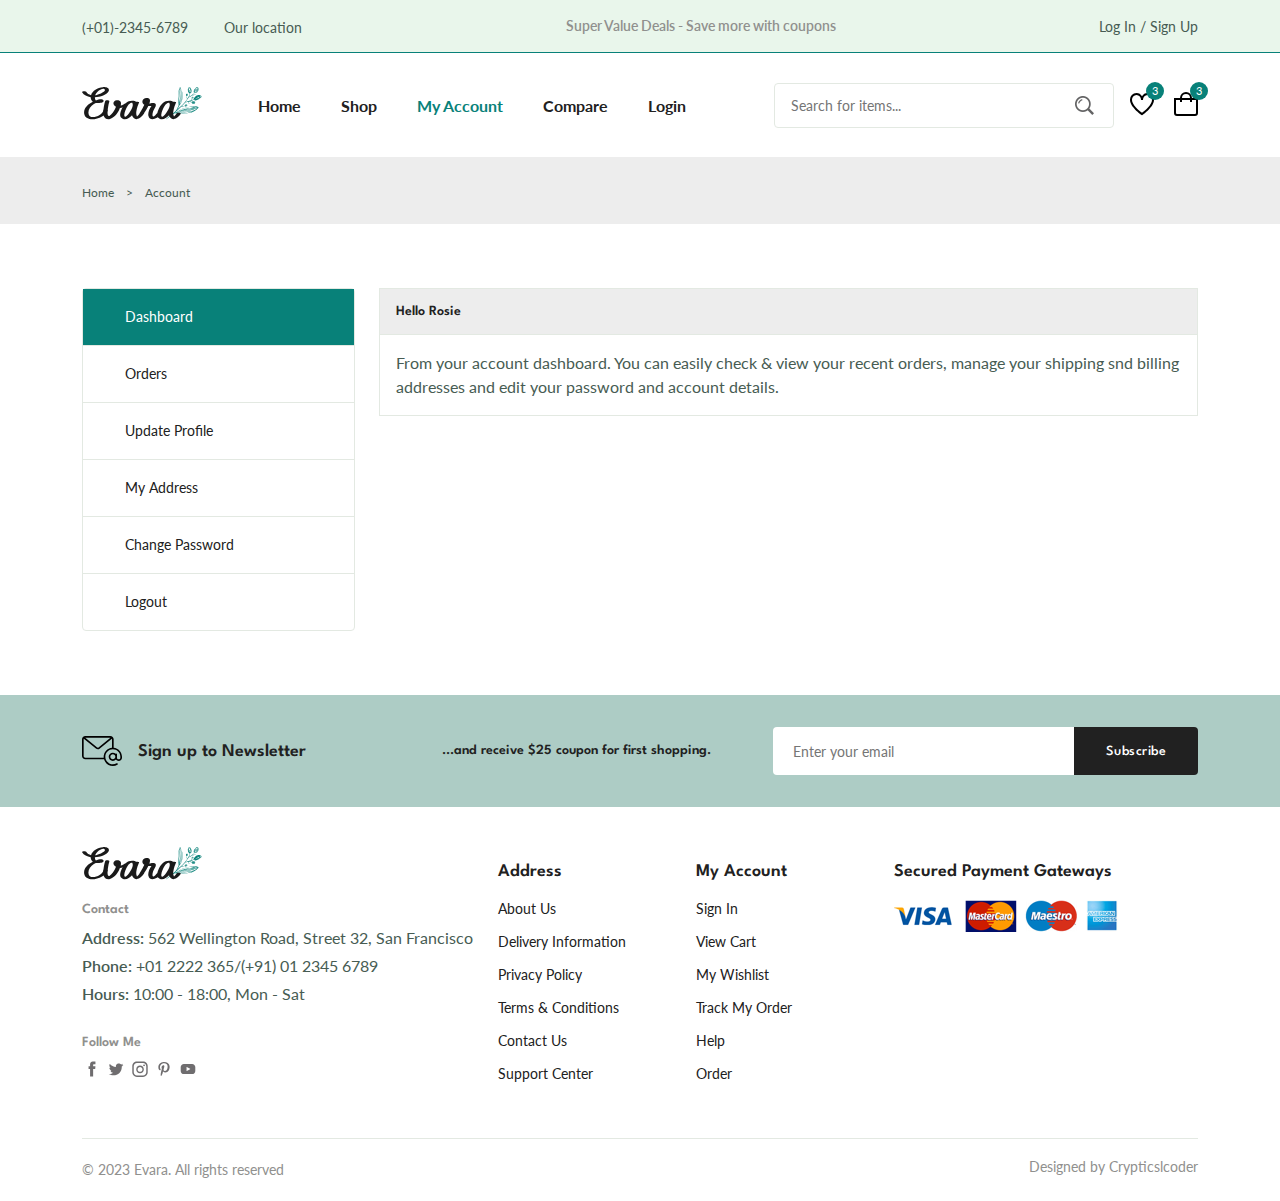
<file: accounts.html>
<!DOCTYPE html>
<html lang="en">
	<head>
		<meta charset="UTF-8" />
		<meta name="viewport" content="width=device-width, initial-scale=1.0" />

		<link
			rel="stylesheet"
			href="https://cdn-uicons.flaticon.com/2.6.0/uicons-regular-straight/css/uicons-regular-straight.css"
		/>
		<link
			rel="stylesheet"
			href="https://cdn.jsdelivr.net/npm/swiper@11/swiper-bundle.min.css"
		/>
		<link rel="stylesheet" href="assets/css/styles.css" />

		<title>Ecommerce Website</title>
	</head>
	<body>
		<!--=============== HEADER ===============-->
		<header class="header">
			<div class="header__top">
				<div class="header__container container">
					<div class="header__contact">
						<span>(+01)-2345-6789</span>
						<span>Our location</span>
					</div>
					<p class="header__alert-news">
						Super Value Deals - Save more with coupons
					</p>
					<a class="header__top-action" href="login-register.html"
						>Log In / Sign Up
					</a>
				</div>
			</div>
			<nav class="nav container">
				<a class="nav__logo" href="index.html">
					<img class="nav__logo-img" src="assets/img/logo.svg" alt="Logo" />
				</a>
				<div id="nav__menu" class="nav__menu">
					<ul class="nav__list">
						<li class="nav__item">
							<a class="nav__link" href="index.html">Home</a>
						</li>
						<li class="nav__item">
							<a class="nav__link" href="shop.html">Shop</a>
						</li>
						<li class="nav__item">
							<a class="nav__link active-link" href="accounts.html"
								>My Account</a
							>
						</li>
						<li class="nav__item">
							<a class="nav__link" href="compare.html">Compare</a>
						</li>
						<li class="nav__item">
							<a class="nav__link" href="login-register.html">Login</a>
						</li>
					</ul>
					<div class="header__search">
						<input
							class="form__input"
							placeholder="Search for items..."
							type="text"
						/>
						<button class="search__btn">
							<img src="assets/img/search.png" alt="Search-ico" />
						</button>
					</div>
				</div>
				<div class="header__user-actions">
					<a class="header__action-btn" href="wishlist.html">
						<img src="assets/img/icon-heart.svg" alt="Heart-ico" />
						<span class="count">3</span>
					</a>
					<a class="header__action-btn" href="cart.html">
						<img src="assets/img/icon-cart.svg" alt="Cart-ico" />
						<span class="count">3</span>
					</a>
				</div>
			</nav>
		</header>

		<!--=============== MAIN ===============-->
		<main class="main">
			<!--=============== BREADCRUMB ===============-->
			<section class="breadcrumb">
				<ul class="breadcrumb__list flex container">
					<li><a class="breadcrumb__link" href="index.html">Home</a></li>
					<li><span class="breadcrumb__link">></span></li>
					<li><span class="breadcrumb__link">Account</span></li>
				</ul>
			</section>

			<!--=============== ACCOUNTS ===============-->
			<section class="accounts section--lg">
				<div class="accounts__container container grid">
					<div class="account__tabs">
						<p class="account__tab active-tab" data-target="#dashboard">
							<i class="fi fi-rs-settings-sliders"></i> Dashboard
						</p>
						<p class="account__tab" data-target="#orders">
							<i class="fi fi-rs-shopping-bag"></i> Orders
						</p>
						<p class="account__tab" data-target="#update-profile">
							<i class="fi fi-rs-user"></i> Update Profile
						</p>
						<p class="account__tab" data-target="#address">
							<i class="fi fi-rs-marker"></i> My Address
						</p>
						<p class="account__tab" data-target="#change-password">
							<i class="fi fi-rs-user"></i> Change Password
						</p>
						<p class="account__tab"><i class="fi fi-rs-exit"></i> Logout</p>
					</div>

					<div class="tabs__content">
						<div id="dashboard" class="tab__content active-tab" content>
							<h3 class="tab__header">Hello Rosie</h3>
							<div class="tab__body">
								<p class="tab__description">
									From your account dashboard. You can easily check & view your
									recent orders, manage your shipping snd billing addresses and
									edit your password and account details.
								</p>
							</div>
						</div>

						<div id="orders" class="tab__content" content>
							<h3 class="tab__header">Your Orders</h3>
							<div class="tab__body">
								<table class="placed__order-table">
									<tr>
										<th>Orders</th>
										<th>Date</th>
										<th>Status</th>
										<th>Total</th>
										<th>Actions</th>
									</tr>
									<tr>
										<td>#1357</td>
										<td>March 45, 2020</td>
										<td>Processing</td>
										<td>$125.00</td>
										<td><a class="view__order" href="">View</a></td>
									</tr>
									<tr>
										<td>#2468</td>
										<td>June 29, 2020</td>
										<td>Completed</td>
										<td>$364.00</td>
										<td><a class="view__order" href="">View</a></td>
									</tr>
									<tr>
										<td>#2366</td>
										<td>August 02, 2020</td>
										<td>Completed</td>
										<td>$280.00</td>
										<td><a class="view__order" href="">View</a></td>
									</tr>
								</table>
							</div>
						</div>

						<div id="update-profile" class="tab__content" content>
							<h3 class="tab__header">Update Profile</h3>
							<div class="tab__body">
								<form class="form grid" action="">
									<input
										class="form__input"
										type="text"
										placeholder="Username"
									/>
									<div class="form__btn">
										<button class="btn btn--md">Save</button>
									</div>
								</form>
							</div>
						</div>

						<div id="address" class="tab__content" content>
							<h3 class="tab__header">Shipping Address</h3>
							<div class="tab__body">
								<address class="address">
									3522 Interstate<br />
									75 Business Spur,<br />
									Sault Ste.<br />
									Marie, MI 49783<br />
								</address>
								<p class="city">New York</p>
								<a class="edit" href="">Edit</a>
							</div>
						</div>

						<div id="change-password" class="tab__content" content>
							<h3 class="tab__header">Change Password</h3>
							<div class="tab__body">
								<form class="form grid" action="">
									<input
										class="form__input"
										type="password"
										placeholder="Current Password"
									/>
									<input
										class="form__input"
										type="password"
										placeholder="New Password"
									/>
									<input
										class="form__input"
										type="password"
										placeholder="Confirm Password"
									/>
									<div class="form__btn">
										<button class="btn btn--md">Save</button>
									</div>
								</form>
							</div>
						</div>
					</div>
				</div>
			</section>

			<!--=============== NEWSLETTER ===============-->
			<section class="newsletter section">
				<div class="newsletter__container container grid">
					<h3 class="newsletter__title flex">
						<img
							class="newsletter__icon"
							src="assets/img/icon-email.svg"
							alt="Email-ico"
						/>
						Sign up to Newsletter
					</h3>
					<p class="newsletter__description">
						...and receive $25 coupon for first shopping.
					</p>
					<form class="newsletter__form" action="">
						<input
							class="newsletter__input"
							type="text"
							placeholder="Enter your email"
						/>
						<button class="newsletter__btn" type="submit">Subscribe</button>
					</form>
				</div>
			</section>
		</main>

		<!--=============== FOOTER ===============-->
		<footer class="footer container">
			<div class="footer__container grid">
				<div class="footer__content">
					<a class="footer__logo" href="index.html">
						<img
							class="footer__logo-img"
							src="assets/img/logo.svg"
							alt="Logo"
						/>
					</a>
					<h4 class="footer__subtitle">Contact</h4>
					<p class="footer__description">
						<span>Address:</span> 562 Wellington Road, Street 32, San Francisco
					</p>
					<p class="footer__description">
						<span>Phone:</span> +01 2222 365/(+91) 01 2345 6789
					</p>
					<p class="footer__description">
						<span>Hours:</span> 10:00 - 18:00, Mon - Sat
					</p>
					<div class="footer__social">
						<h4 class="footer__subtitle">Follow Me</h4>
						<div class="footer__social-links flex">
							<a href="#!">
								<img
									class="footer__social-icon"
									src="assets/img/icon-facebook.svg"
									alt="Facebook-ico"
								/>
							</a>
							<a href="#!">
								<img
									class="footer__social-icon"
									src="assets/img/icon-twitter.svg"
									alt="Facebook-ico"
								/>
							</a>
							<a href="#!">
								<img
									class="footer__social-icon"
									src="assets/img/icon-instagram.svg"
									alt="Facebook-ico"
								/>
							</a>
							<a href="#!">
								<img
									class="footer__social-icon"
									src="assets/img/icon-pinterest.svg"
									alt="Facebook-ico"
								/>
							</a>
							<a href="#!">
								<img
									class="footer__social-icon"
									src="assets/img/icon-youtube.svg"
									alt="Facebook-ico"
								/>
							</a>
						</div>
					</div>
				</div>
				<div class="footer__content">
					<h3 class="footer__title">Address</h3>
					<ul class="footer__links">
						<li><a class="footer__link" href="">About Us</a></li>
						<li><a class="footer__link" href="">Delivery Information</a></li>
						<li><a class="footer__link" href="">Privacy Policy</a></li>
						<li><a class="footer__link" href="">Terms & Conditions</a></li>
						<li><a class="footer__link" href="">Contact Us</a></li>
						<li><a class="footer__link" href="">Support Center</a></li>
					</ul>
				</div>
				<div class="footer__content">
					<h3 class="footer__title">My Account</h3>
					<ul class="footer__links">
						<li><a class="footer__link" href="">Sign In</a></li>
						<li><a class="footer__link" href="">View Cart</a></li>
						<li><a class="footer__link" href="">My Wishlist</a></li>
						<li><a class="footer__link" href="">Track My Order</a></li>
						<li><a class="footer__link" href="">Help</a></li>
						<li><a class="footer__link" href="">Order</a></li>
					</ul>
				</div>
				<div class="footer__content">
					<h3 class="footer__title">Secured Payment Gateways</h3>
					<img
						class="payment__img"
						src="assets/img/payment-method.png"
						alt="Payment-img"
					/>
				</div>
			</div>
			<div class="footer__bottom">
				<p class="copyright">&copy; 2023 Evara. All rights reserved</p>
				<span class="designer">Designed by Crypticslcoder</span>
			</div>
		</footer>

		<script src="https://cdn.jsdelivr.net/npm/swiper@11/swiper-bundle.min.js"></script>
		<script src="assets/js/main.js"></script>
	</body>
</html>
</file>
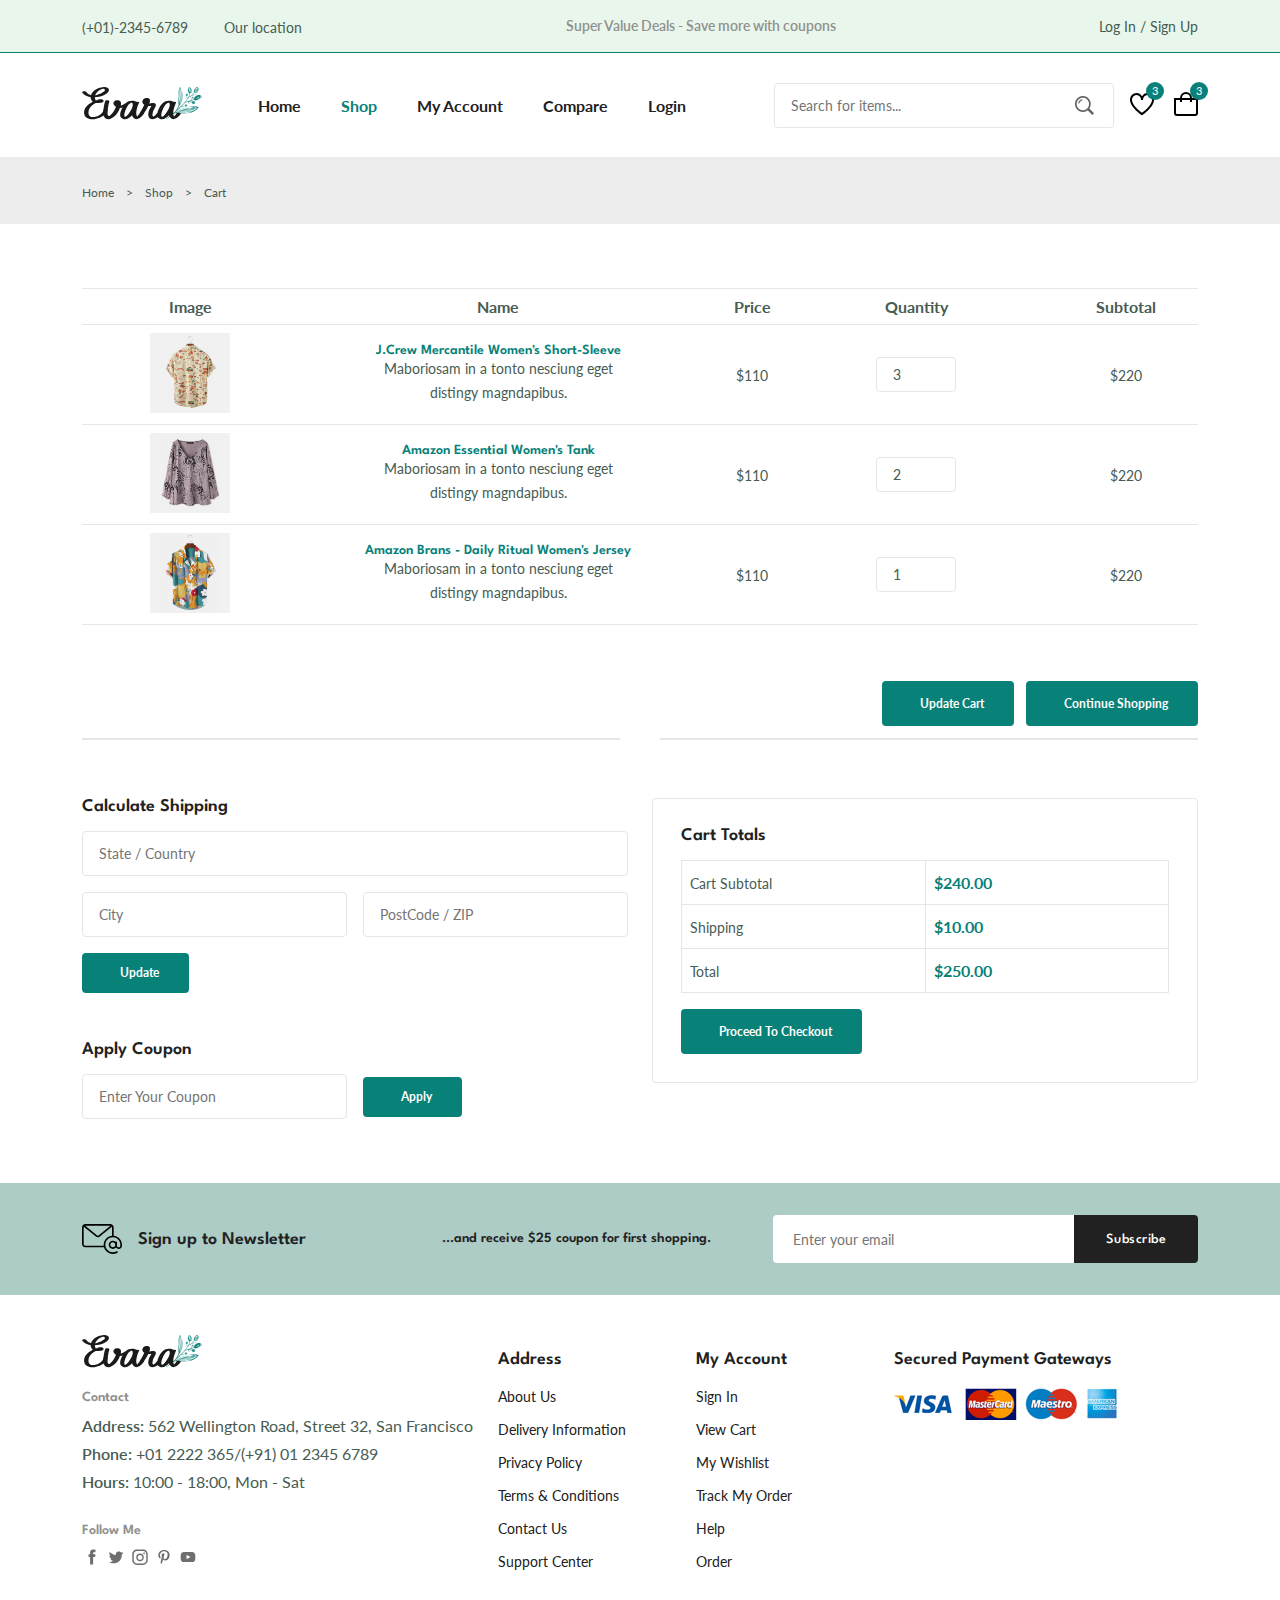
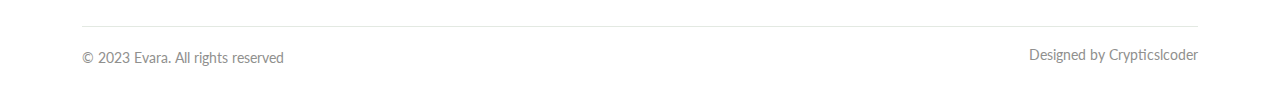
<file: cart.html>
<!DOCTYPE html>
<html lang="en">
	<head>
		<meta charset="UTF-8" />
		<meta name="viewport" content="width=device-width, initial-scale=1.0" />

		<link
			rel="stylesheet"
			href="https://cdn-uicons.flaticon.com/2.6.0/uicons-regular-straight/css/uicons-regular-straight.css"
		/>
		<link
			rel="stylesheet"
			href="https://cdn.jsdelivr.net/npm/swiper@11/swiper-bundle.min.css"
		/>
		<link rel="stylesheet" href="assets/css/styles.css" />

		<title>Ecommerce Website</title>
	</head>
	<body>
		<!--=============== HEADER ===============-->
		<header class="header">
			<div class="header__top">
				<div class="header__container container">
					<div class="header__contact">
						<span>(+01)-2345-6789</span>
						<span>Our location</span>
					</div>
					<p class="header__alert-news">
						Super Value Deals - Save more with coupons
					</p>
					<a class="header__top-action" href="login-register.html"
						>Log In / Sign Up
					</a>
				</div>
			</div>
			<nav class="nav container">
				<a class="nav__logo" href="index.html">
					<img class="nav__logo-img" src="assets/img/logo.svg" alt="Logo" />
				</a>
				<div id="nav__menu" class="nav__menu">
					<ul class="nav__list">
						<li class="nav__item">
							<a class="nav__link" href="index.html">Home</a>
						</li>
						<li class="nav__item">
							<a class="nav__link active-link" href="shop.html">Shop</a>
						</li>
						<li class="nav__item">
							<a class="nav__link" href="accounts.html">My Account</a>
						</li>
						<li class="nav__item">
							<a class="nav__link" href="compare.html">Compare</a>
						</li>
						<li class="nav__item">
							<a class="nav__link" href="login-register.html">Login</a>
						</li>
					</ul>
					<div class="header__search">
						<input
							class="form__input"
							placeholder="Search for items..."
							type="text"
						/>
						<button class="search__btn">
							<img src="assets/img/search.png" alt="Search-ico" />
						</button>
					</div>
				</div>
				<div class="header__user-actions">
					<a class="header__action-btn" href="wishlist.html">
						<img src="assets/img/icon-heart.svg" alt="Heart-ico" />
						<span class="count">3</span>
					</a>
					<a class="header__action-btn" href="cart.html">
						<img src="assets/img/icon-cart.svg" alt="Cart-ico" />
						<span class="count">3</span>
					</a>
				</div>
			</nav>
		</header>

		<!--=============== MAIN ===============-->
		<main class="main">
			<!--=============== BREADCRUMB ===============-->
			<section class="breadcrumb">
				<ul class="breadcrumb__list flex container">
					<li><a class="breadcrumb__link" href="index.html">Home</a></li>
					<li><span class="breadcrumb__link">></span></li>
					<li><span class="breadcrumb__link">Shop</span></li>
					<li><span class="breadcrumb__link">></span></li>
					<li><span class="breadcrumb__link">Cart</span></li>
				</ul>
			</section>

			<!--=============== CART ===============-->
			<section class="cart section--lg container">
				<div class="table__container">
					<table class="table">
						<tr>
							<th>Image</th>
							<th>Name</th>
							<th>Price</th>
							<th>Quantity</th>
							<th>Subtotal</th>
							<th>Remove</th>
						</tr>
						<tr>
							<td>
								<img
									class="table__img"
									src="assets/img/product-1-2.jpg"
									alt="Product-img"
								/>
							</td>
							<td>
								<h3 class="table__title">
									J.Crew Mercantile Women's Short-Sleeve
								</h3>
								<p class="table__description">
									Maboriosam in a tonto nesciung eget distingy magndapibus.
								</p>
							</td>
							<td><span class="table__price">$110</span></td>
							<td><input class="quantity" value="3" type="number" /></td>
							<td><span class="table__subtotal">$220</span></td>
							<td><i class="fi fi-rs-trash table__trash"></i></td>
						</tr>
						<tr>
							<td>
								<img
									class="table__img"
									src="assets/img/product-7-1.jpg"
									alt="Product-img"
								/>
							</td>
							<td>
								<h3 class="table__title">Amazon Essential Women's Tank</h3>
								<p class="table__description">
									Maboriosam in a tonto nesciung eget distingy magndapibus.
								</p>
							</td>
							<td><span class="table__price">$110</span></td>
							<td><input class="quantity" value="2" type="number" /></td>
							<td><span class="table__subtotal">$220</span></td>
							<td><i class="fi fi-rs-trash table__trash"></i></td>
						</tr>
						<tr>
							<td>
								<img
									class="table__img"
									src="assets/img/product-2-1.jpg"
									alt="Product-img"
								/>
							</td>
							<td>
								<h3 class="table__title">
									Amazon Brans - Daily Ritual Women's Jersey
								</h3>
								<p class="table__description">
									Maboriosam in a tonto nesciung eget distingy magndapibus.
								</p>
							</td>
							<td><span class="table__price">$110</span></td>
							<td><input class="quantity" value="1" type="number" /></td>
							<td><span class="table__subtotal">$220</span></td>
							<td><i class="fi fi-rs-trash table__trash"></i></td>
						</tr>
					</table>
				</div>
				<div class="cart__actions">
					<a class="btn flex btn--md" href="">
						<i class="fi-rs-shuffle"></i> Update Cart
					</a>
					<a class="btn flex btn--md" href="">
						<i class="fi-rs-shopping-bag"></i> Continue Shopping
					</a>
				</div>
				<div class="divider">
					<i class="fi fi-rs-fingerprint"></i>
				</div>
				<div class="cart__group grid">
					<div>
						<div class="cart__shipping">
							<h3 class="section__title">Calculate Shipping</h3>
							<form class="form grid" action="">
								<input
									class="form__input"
									type="text"
									placeholder="State / Country"
								/>
								<div class="form__group grid">
									<input class="form__input" type="text" placeholder="City" />
									<input
										class="form__input"
										type="text"
										placeholder="PostCode / ZIP"
									/>
								</div>
								<div class="form__btn">
									<button class="btn flex btn--sm">
										<i class="fi-rs-shuffle"></i> Update
									</button>
								</div>
							</form>
						</div>
						<div class="cart__coupon">
							<h3 class="section__title">Apply Coupon</h3>
							<form class="coupon__form form grid" action="">
								<div class="form__group grid">
									<input
										class="form__input"
										type="text"
										placeholder="Enter Your Coupon"
									/>
									<div class="form__btn">
										<button class="btn flex btn--sm">
											<i class="fi-rs-label"></i> Apply
										</button>
									</div>
								</div>
							</form>
						</div>
					</div>
					<div class="cart__total">
						<h3 class="section__title">Cart Totals</h3>
						<table class="cart__total-table">
							<tr>
								<td><span class="cart__total-title">Cart Subtotal</span></td>
								<td><span class="cart__total-price">$240.00</span></td>
							</tr>
							<tr>
								<td><span class="cart__total-title">Shipping</span></td>
								<td><span class="cart__total-price">$10.00</span></td>
							</tr>
							<tr>
								<td><span class="cart__total-title">Total</span></td>
								<td><span class="cart__total-price">$250.00</span></td>
							</tr>
						</table>
						<a class="btn flex btn--md" href="checkout.html">
							<i class="fi fi-rs-box-alt"></i> Proceed To Checkout
						</a>
					</div>
				</div>
			</section>

			<!--=============== NEWSLETTER ===============-->
			<section class="newsletter section">
				<div class="newsletter__container container grid">
					<h3 class="newsletter__title flex">
						<img
							class="newsletter__icon"
							src="assets/img/icon-email.svg"
							alt="Email-ico"
						/>
						Sign up to Newsletter
					</h3>
					<p class="newsletter__description">
						...and receive $25 coupon for first shopping.
					</p>
					<form class="newsletter__form" action="">
						<input
							class="newsletter__input"
							type="text"
							placeholder="Enter your email"
						/>
						<button class="newsletter__btn" type="submit">Subscribe</button>
					</form>
				</div>
			</section>
		</main>

		<!--=============== FOOTER ===============-->
		<footer class="footer container">
			<div class="footer__container grid">
				<div class="footer__content">
					<a class="footer__logo" href="index.html">
						<img
							class="footer__logo-img"
							src="assets/img/logo.svg"
							alt="Logo"
						/>
					</a>
					<h4 class="footer__subtitle">Contact</h4>
					<p class="footer__description">
						<span>Address:</span> 562 Wellington Road, Street 32, San Francisco
					</p>
					<p class="footer__description">
						<span>Phone:</span> +01 2222 365/(+91) 01 2345 6789
					</p>
					<p class="footer__description">
						<span>Hours:</span> 10:00 - 18:00, Mon - Sat
					</p>
					<div class="footer__social">
						<h4 class="footer__subtitle">Follow Me</h4>
						<div class="footer__social-links flex">
							<a href="#!">
								<img
									class="footer__social-icon"
									src="assets/img/icon-facebook.svg"
									alt="Facebook-ico"
								/>
							</a>
							<a href="#!">
								<img
									class="footer__social-icon"
									src="assets/img/icon-twitter.svg"
									alt="Facebook-ico"
								/>
							</a>
							<a href="#!">
								<img
									class="footer__social-icon"
									src="assets/img/icon-instagram.svg"
									alt="Facebook-ico"
								/>
							</a>
							<a href="#!">
								<img
									class="footer__social-icon"
									src="assets/img/icon-pinterest.svg"
									alt="Facebook-ico"
								/>
							</a>
							<a href="#!">
								<img
									class="footer__social-icon"
									src="assets/img/icon-youtube.svg"
									alt="Facebook-ico"
								/>
							</a>
						</div>
					</div>
				</div>
				<div class="footer__content">
					<h3 class="footer__title">Address</h3>
					<ul class="footer__links">
						<li><a class="footer__link" href="">About Us</a></li>
						<li><a class="footer__link" href="">Delivery Information</a></li>
						<li><a class="footer__link" href="">Privacy Policy</a></li>
						<li><a class="footer__link" href="">Terms & Conditions</a></li>
						<li><a class="footer__link" href="">Contact Us</a></li>
						<li><a class="footer__link" href="">Support Center</a></li>
					</ul>
				</div>
				<div class="footer__content">
					<h3 class="footer__title">My Account</h3>
					<ul class="footer__links">
						<li><a class="footer__link" href="">Sign In</a></li>
						<li><a class="footer__link" href="">View Cart</a></li>
						<li><a class="footer__link" href="">My Wishlist</a></li>
						<li><a class="footer__link" href="">Track My Order</a></li>
						<li><a class="footer__link" href="">Help</a></li>
						<li><a class="footer__link" href="">Order</a></li>
					</ul>
				</div>
				<div class="footer__content">
					<h3 class="footer__title">Secured Payment Gateways</h3>
					<img
						class="payment__img"
						src="assets/img/payment-method.png"
						alt="Payment-img"
					/>
				</div>
			</div>
			<div class="footer__bottom">
				<p class="copyright">&copy; 2023 Evara. All rights reserved</p>
				<span class="designer">Designed by Crypticslcoder</span>
			</div>
		</footer>

		<script src="https://cdn.jsdelivr.net/npm/swiper@11/swiper-bundle.min.js"></script>
		<script src="assets/js/main.js"></script>
	</body>
</html>
</file>
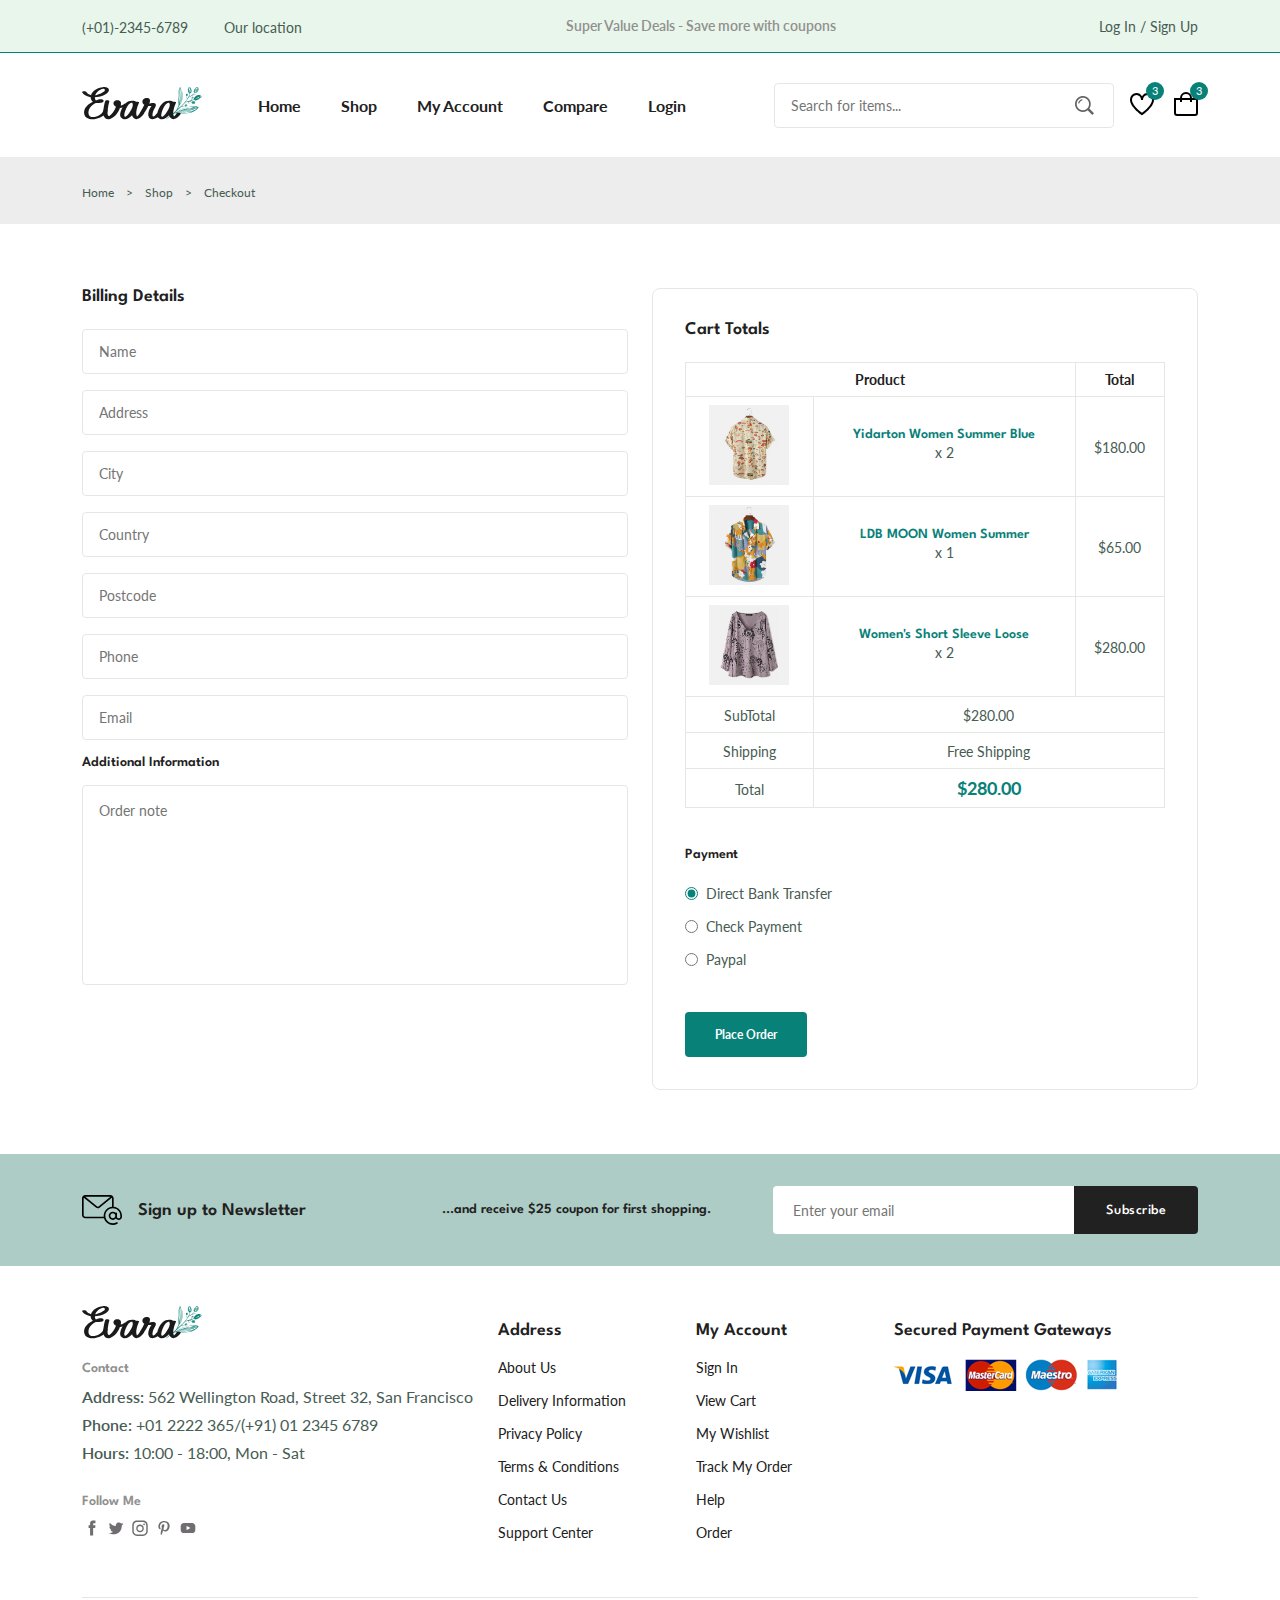
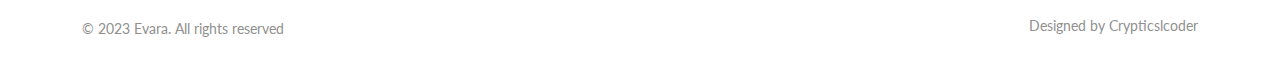
<file: checkout.html>
<!DOCTYPE html>
<html lang="en">
	<head>
		<meta charset="UTF-8" />
		<meta name="viewport" content="width=device-width, initial-scale=1.0" />

		<link
			rel="stylesheet"
			href="https://cdn.jsdelivr.net/npm/swiper@11/swiper-bundle.min.css"
		/>
		<link
			rel="stylesheet"
			href="https://cdn-uicons.flaticon.com/2.6.0/uicons-regular-straight/css/uicons-regular-straight.css"
		/>
		<link rel="stylesheet" href="assets/css/styles.css" />

		<title>Ecommerce Website</title>
	</head>
	<body>
		<!--=============== HEADER ===============-->
		<header class="header">
			<div class="header__top">
				<div class="header__container container">
					<div class="header__contact">
						<span>(+01)-2345-6789</span>
						<span>Our location</span>
					</div>
					<p class="header__alert-news">
						Super Value Deals - Save more with coupons
					</p>
					<a class="header__top-action" href="login-register.html"
						>Log In / Sign Up
					</a>
				</div>
			</div>
			<nav class="nav container">
				<a class="nav__logo" href="index.html">
					<img class="nav__logo-img" src="assets/img/logo.svg" alt="Logo" />
				</a>
				<div id="nav__menu" class="nav__menu">
					<ul class="nav__list">
						<li class="nav__item">
							<a class="nav__link" href="index.html">Home</a>
						</li>
						<li class="nav__item">
							<a class="nav__link" href="shop.html">Shop</a>
						</li>
						<li class="nav__item">
							<a class="nav__link" href="accounts.html">My Account</a>
						</li>
						<li class="nav__item">
							<a class="nav__link" href="compare.html">Compare</a>
						</li>
						<li class="nav__item">
							<a class="nav__link" href="login-register.html">Login</a>
						</li>
					</ul>
					<div class="header__search">
						<input
							class="form__input"
							placeholder="Search for items..."
							type="text"
						/>
						<button class="search__btn">
							<img src="assets/img/search.png" alt="Search-ico" />
						</button>
					</div>
				</div>
				<div class="header__user-actions">
					<a class="header__action-btn" href="wishlist.html">
						<img src="assets/img/icon-heart.svg" alt="Heart-ico" />
						<span class="count">3</span>
					</a>
					<a class="header__action-btn" href="cart.html">
						<img src="assets/img/icon-cart.svg" alt="Cart-ico" />
						<span class="count">3</span>
					</a>
				</div>
			</nav>
		</header>

		<!--=============== MAIN ===============-->
		<main class="main">
			<!--=============== BREADCRUMB ===============-->
			<section class="breadcrumb">
				<ul class="breadcrumb__list flex container">
					<li><a class="breadcrumb__link" href="index.html">Home</a></li>
					<li><span class="breadcrumb__link">></span></li>
					<li><span class="breadcrumb__link">Shop</span></li>
					<li><span class="breadcrumb__link">></span></li>
					<li><span class="breadcrumb__link">Checkout</span></li>
				</ul>
			</section>

			<!--=============== CHECKOUT ===============-->
			<section class="checkout section--lg">
				<div class="checkout__container container grid">
					<div class="checkout__group">
						<h3 class="section__title">Billing Details</h3>
						<form class="form grid" action="">
							<input class="form__input" type="text" placeholder="Name" />
							<input class="form__input" type="text" placeholder="Address" />
							<input class="form__input" type="text" placeholder="City" />
							<input class="form__input" type="text" placeholder="Country" />
							<input class="form__input" type="text" placeholder="Postcode" />
							<input class="form__input" type="text" placeholder="Phone" />
							<input class="form__input" type="email" placeholder="Email" />
							<h3 class="checkout__title">Additional Information</h3>
							<textarea
								id=""
								class="form__input textarea"
								name=""
								cols="30"
								rows="10"
								placeholder="Order note"
							></textarea>
						</form>
					</div>
					<div class="checkout__group">
						<h3 class="section__title">Cart Totals</h3>
						<table class="order__table">
							<tr>
								<th colspan="2">Product</th>
								<th>Total</th>
							</tr>
							<tr>
								<td>
									<img
										class="order__img"
										src="assets/img/product-1-2.jpg"
										alt="Product-img"
									/>
								</td>
								<td>
									<h3 class="table__title">Yidarton Women Summer Blue</h3>
									<p class="table__quantity">x 2</p>
								</td>
								<td><span class="table__price">$180.00</span></td>
							</tr>
							<tr>
								<td>
									<img
										class="order__img"
										src="assets/img/product-2-1.jpg"
										alt="Product-img"
									/>
								</td>
								<td>
									<h3 class="table__title">LDB MOON Women Summer</h3>
									<p class="table__quantity">x 1</p>
								</td>
								<td><span class="table__price">$65.00</span></td>
							</tr>
							<tr>
								<td>
									<img
										class="order__img"
										src="assets/img/product-7-1.jpg"
										alt="Product-img"
									/>
								</td>
								<td>
									<h3 class="table__title">Women's Short Sleeve Loose</h3>
									<p class="table__quantity">x 2</p>
								</td>
								<td><span class="table__price">$280.00</span></td>
							</tr>
							<tr>
								<td><span class="order__subtitle">SubTotal</span></td>
								<td colspan="2"><span class="table__price">$280.00</span></td>
							</tr>
							<tr>
								<td><span class="order__subtitle">Shipping</span></td>
								<td colspan="2">
									<span class="table__price">Free Shipping</span>
								</td>
							</tr>
							<tr>
								<td><span class="order__subtitle">Total</span></td>
								<td colspan="2">
									<span class="order__grand-total">$280.00</span>
								</td>
							</tr>
						</table>
						<div class="payment__methods">
							<h3 class="checkout__title payment__title">Payment</h3>
							<div class="payment__option flex">
								<input
									class="payment__input"
									type="radio"
									name="radio"
									checked
								/>
								<label class="payment__label" for=""
									>Direct Bank Transfer</label
								>
							</div>
							<div class="payment__option flex">
								<input class="payment__input" type="radio" name="radio" />
								<label class="payment__label" for="">Check Payment</label>
							</div>
							<div class="payment__option flex">
								<input class="payment__input" type="radio" name="radio" />
								<label class="payment__label" for="">Paypal</label>
							</div>
						</div>
            <button class="btn btn--md">Place Order</button>
					</div>
				</div>
			</section>

			<!--=============== NEWSLETTER ===============-->
			<section class="newsletter section">
				<div class="newsletter__container container grid">
					<h3 class="newsletter__title flex">
						<img
							class="newsletter__icon"
							src="assets/img/icon-email.svg"
							alt="Email-ico"
						/>
						Sign up to Newsletter
					</h3>
					<p class="newsletter__description">
						...and receive $25 coupon for first shopping.
					</p>
					<form class="newsletter__form" action="">
						<input
							class="newsletter__input"
							type="text"
							placeholder="Enter your email"
						/>
						<button class="newsletter__btn" type="submit">Subscribe</button>
					</form>
				</div>
			</section>
		</main>

		<!--=============== FOOTER ===============-->
		<footer class="footer container">
			<div class="footer__container grid">
				<div class="footer__content">
					<a class="footer__logo" href="index.html">
						<img
							class="footer__logo-img"
							src="assets/img/logo.svg"
							alt="Logo"
						/>
					</a>
					<h4 class="footer__subtitle">Contact</h4>
					<p class="footer__description">
						<span>Address:</span> 562 Wellington Road, Street 32, San Francisco
					</p>
					<p class="footer__description">
						<span>Phone:</span> +01 2222 365/(+91) 01 2345 6789
					</p>
					<p class="footer__description">
						<span>Hours:</span> 10:00 - 18:00, Mon - Sat
					</p>
					<div class="footer__social">
						<h4 class="footer__subtitle">Follow Me</h4>
						<div class="footer__social-links flex">
							<a href="#!">
								<img
									class="footer__social-icon"
									src="assets/img/icon-facebook.svg"
									alt="Facebook-ico"
								/>
							</a>
							<a href="#!">
								<img
									class="footer__social-icon"
									src="assets/img/icon-twitter.svg"
									alt="Facebook-ico"
								/>
							</a>
							<a href="#!">
								<img
									class="footer__social-icon"
									src="assets/img/icon-instagram.svg"
									alt="Facebook-ico"
								/>
							</a>
							<a href="#!">
								<img
									class="footer__social-icon"
									src="assets/img/icon-pinterest.svg"
									alt="Facebook-ico"
								/>
							</a>
							<a href="#!">
								<img
									class="footer__social-icon"
									src="assets/img/icon-youtube.svg"
									alt="Facebook-ico"
								/>
							</a>
						</div>
					</div>
				</div>
				<div class="footer__content">
					<h3 class="footer__title">Address</h3>
					<ul class="footer__links">
						<li><a class="footer__link" href="">About Us</a></li>
						<li><a class="footer__link" href="">Delivery Information</a></li>
						<li><a class="footer__link" href="">Privacy Policy</a></li>
						<li><a class="footer__link" href="">Terms & Conditions</a></li>
						<li><a class="footer__link" href="">Contact Us</a></li>
						<li><a class="footer__link" href="">Support Center</a></li>
					</ul>
				</div>
				<div class="footer__content">
					<h3 class="footer__title">My Account</h3>
					<ul class="footer__links">
						<li><a class="footer__link" href="">Sign In</a></li>
						<li><a class="footer__link" href="">View Cart</a></li>
						<li><a class="footer__link" href="">My Wishlist</a></li>
						<li><a class="footer__link" href="">Track My Order</a></li>
						<li><a class="footer__link" href="">Help</a></li>
						<li><a class="footer__link" href="">Order</a></li>
					</ul>
				</div>
				<div class="footer__content">
					<h3 class="footer__title">Secured Payment Gateways</h3>
					<img
						class="payment__img"
						src="assets/img/payment-method.png"
						alt="Payment-img"
					/>
				</div>
			</div>
			<div class="footer__bottom">
				<p class="copyright">&copy; 2023 Evara. All rights reserved</p>
				<span class="designer">Designed by Crypticslcoder</span>
			</div>
		</footer>

		<script src="https://cdn.jsdelivr.net/npm/swiper@11/swiper-bundle.min.js"></script>
		<script src="assets/js/main.js"></script>
	</body>
</html>
</file>
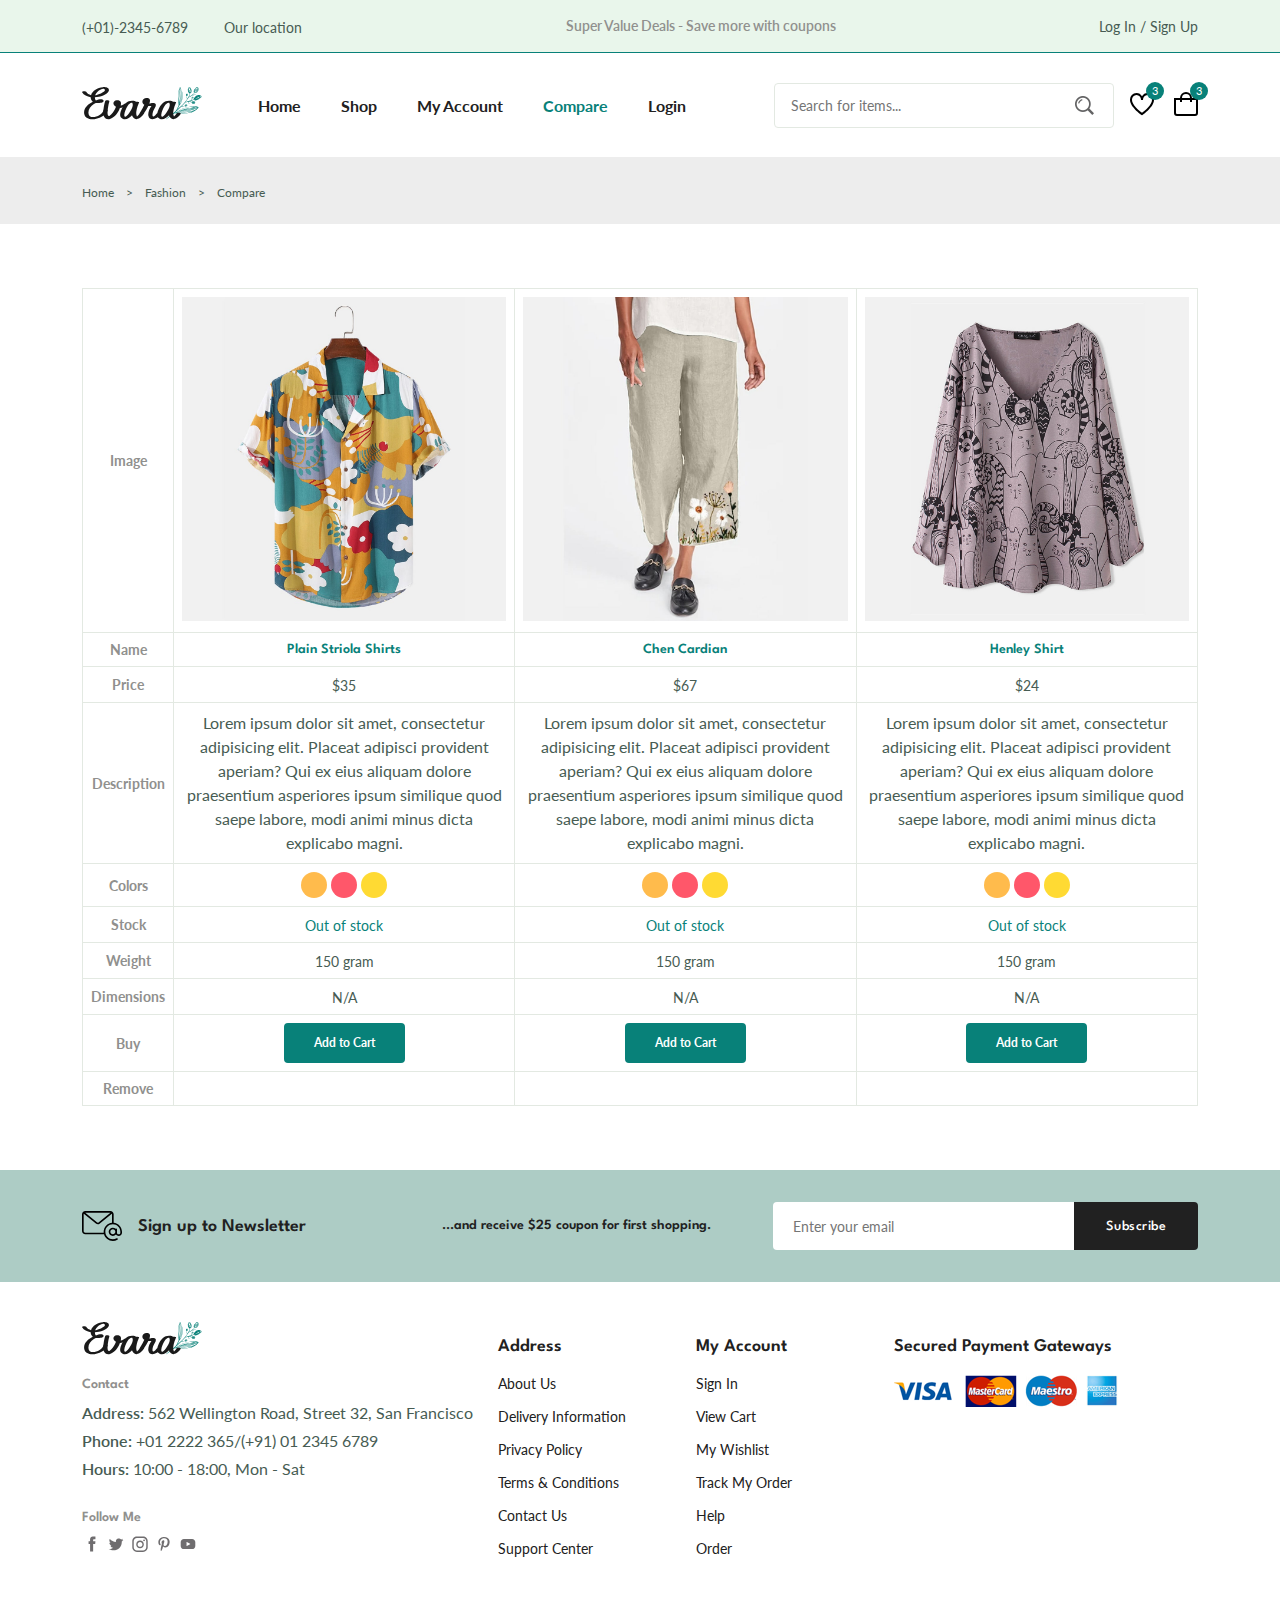
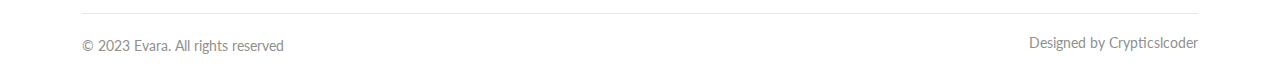
<file: compare.html>
<!DOCTYPE html>
<html lang="en">
	<head>
		<meta charset="UTF-8" />
		<meta name="viewport" content="width=device-width, initial-scale=1.0" />
		<link
			rel="stylesheet"
			href="https://cdn-uicons.flaticon.com/2.6.0/uicons-regular-straight/css/uicons-regular-straight.css"
		/>
		<link
			rel="stylesheet"
			href="https://cdn.jsdelivr.net/npm/swiper@11/swiper-bundle.min.css"
		/>
		<link rel="stylesheet" href="assets/css/styles.css" />

		<title>Ecommerce Website</title>
	</head>
	<body>
		<!--=============== HEADER ===============-->
		<header class="header">
			<div class="header__top">
				<div class="header__container container">
					<div class="header__contact">
						<span>(+01)-2345-6789</span>
						<span>Our location</span>
					</div>
					<p class="header__alert-news">
						Super Value Deals - Save more with coupons
					</p>
					<a class="header__top-action" href="login-register.html"
						>Log In / Sign Up
					</a>
				</div>
			</div>
			<nav class="nav container">
				<a class="nav__logo" href="index.html">
					<img class="nav__logo-img" src="assets/img/logo.svg" alt="Logo" />
				</a>
				<div id="nav__menu" class="nav__menu">
					<ul class="nav__list">
						<li class="nav__item">
							<a class="nav__link" href="index.html">Home</a>
						</li>
						<li class="nav__item">
							<a class="nav__link" href="shop.html">Shop</a>
						</li>
						<li class="nav__item">
							<a class="nav__link" href="accounts.html">My Account</a>
						</li>
						<li class="nav__item">
							<a class="nav__link active-link" href="compare.html">Compare</a>
						</li>
						<li class="nav__item">
							<a class="nav__link" href="login-register.html">Login</a>
						</li>
					</ul>
					<div class="header__search">
						<input
							class="form__input"
							placeholder="Search for items..."
							type="text"
						/>
						<button class="search__btn">
							<img src="assets/img/search.png" alt="Search-ico" />
						</button>
					</div>
				</div>
				<div class="header__user-actions">
					<a class="header__action-btn" href="wishlist.html">
						<img src="assets/img/icon-heart.svg" alt="Heart-ico" />
						<span class="count">3</span>
					</a>
					<a class="header__action-btn" href="cart.html">
						<img src="assets/img/icon-cart.svg" alt="Cart-ico" />
						<span class="count">3</span>
					</a>
				</div>
			</nav>
		</header>

		<!--=============== MAIN ===============-->
		<main class="main">
			<!--=============== BREADCRUMB ===============-->
			<section class="breadcrumb">
				<ul class="breadcrumb__list flex container">
					<li><a class="breadcrumb__link" href="index.html">Home</a></li>
					<li><span class="breadcrumb__link">></span></li>
					<li><span class="breadcrumb__link">Fashion</span></li>
					<li><span class="breadcrumb__link">></span></li>
					<li><span class="breadcrumb__link">Compare</span></li>
				</ul>
			</section>

			<!--=============== COMPARE ===============-->
			<section class="compare container section--lg">
				<table class="compare__table">
					<tr>
						<th>Image</th>
						<td>
							<img
								class="compare__img"
								src="assets/img/product-2-1.jpg"
								alt="Compare-img"
							/>
						</td>
						<td>
							<img
								class="compare__img"
								src="assets/img/product-4-1.jpg"
								alt="Compare-img"
							/>
						</td>
						<td>
							<img
								class="compare__img"
								src="assets/img/product-7-1.jpg"
								alt="Compare-img"
							/>
						</td>
					</tr>
					<tr>
						<th>Name</th>
						<td><h3 class="table__title">Plain Striola Shirts</h3></td>
						<td><h3 class="table__title">Chen Cardian</h3></td>
						<td><h3 class="table__title">Henley Shirt</h3></td>
					</tr>
					<tr>
						<th>Price</th>
						<td><span class="table__price">$35</span></td>
						<td><span class="table__price">$67</span></td>
						<td><span class="table__price">$24</span></td>
					</tr>
					<tr>
						<th>Description</th>
						<td>
							<p>
								Lorem ipsum dolor sit amet, consectetur adipisicing elit.
								Placeat adipisci provident aperiam? Qui ex eius aliquam dolore
								praesentium asperiores ipsum similique quod saepe labore, modi
								animi minus dicta explicabo magni.
							</p>
						</td>
						<td>
							<p>
								Lorem ipsum dolor sit amet, consectetur adipisicing elit.
								Placeat adipisci provident aperiam? Qui ex eius aliquam dolore
								praesentium asperiores ipsum similique quod saepe labore, modi
								animi minus dicta explicabo magni.
							</p>
						</td>
						<td>
							<p>
								Lorem ipsum dolor sit amet, consectetur adipisicing elit.
								Placeat adipisci provident aperiam? Qui ex eius aliquam dolore
								praesentium asperiores ipsum similique quod saepe labore, modi
								animi minus dicta explicabo magni.
							</p>
						</td>
					</tr>
					<tr>
						<th>Colors</th>
						<td>
							<ul class="color__list compare__colors">
								<li>
									<a
										class="color__link"
										href="#!"
										style="background-color: hsl(37, 100%, 65%)"
									></a>
								</li>
								<li>
									<a
										class="color__link"
										href="#!"
										style="background-color: hsl(353, 100%, 67%)"
									></a>
								</li>
								<li>
									<a
										class="color__link"
										href="#!"
										style="background-color: hsl(49, 100%, 60%)"
									></a>
								</li>
							</ul>
						</td>
						<td>
							<ul class="color__list compare__colors">
								<li>
									<a
										class="color__link"
										href="#!"
										style="background-color: hsl(37, 100%, 65%)"
									></a>
								</li>
								<li>
									<a
										class="color__link"
										href="#!"
										style="background-color: hsl(353, 100%, 67%)"
									></a>
								</li>
								<li>
									<a
										class="color__link"
										href="#!"
										style="background-color: hsl(49, 100%, 60%)"
									></a>
								</li>
							</ul>
						</td>
						<td>
							<ul class="color__list compare__colors">
								<li>
									<a
										class="color__link"
										href="#!"
										style="background-color: hsl(37, 100%, 65%)"
									></a>
								</li>
								<li>
									<a
										class="color__link"
										href="#!"
										style="background-color: hsl(353, 100%, 67%)"
									></a>
								</li>
								<li>
									<a
										class="color__link"
										href="#!"
										style="background-color: hsl(49, 100%, 60%)"
									></a>
								</li>
							</ul>
						</td>
					</tr>
					<tr>
						<th>Stock</th>
						<td><span class="table__stock">Out of stock</span></td>
						<td><span class="table__stock">Out of stock</span></td>
						<td><span class="table__stock">Out of stock</span></td>
					</tr>
					<tr>
						<th>Weight</th>
						<td><span class="table__weight">150 gram</span></td>
						<td><span class="table__weight">150 gram</span></td>
						<td><span class="table__weight">150 gram</span></td>
					</tr>
					<tr>
						<th>Dimensions</th>
						<td><span class="table__dimension">N/A</span></td>
						<td><span class="table__dimension">N/A</span></td>
						<td><span class="table__dimension">N/A</span></td>
					</tr>
					<tr>
						<th>Buy</th>
						<td><a class="btn btn--sm" href="">Add to Cart</a></td>
						<td><a class="btn btn--sm" href="">Add to Cart</a></td>
						<td><a class="btn btn--sm" href="">Add to Cart</a></td>
					</tr>
					<tr>
						<th>Remove</th>
						<td><i class="fi fi-rs-trash table__trash"></i></td>
						<td><i class="fi fi-rs-trash table__trash"></i></td>
						<td><i class="fi fi-rs-trash table__trash"></i></td>
					</tr>
				</table>
			</section>

			<!--=============== NEWSLETTER ===============-->
			<section class="newsletter section">
				<div class="newsletter__container container grid">
					<h3 class="newsletter__title flex">
						<img
							class="newsletter__icon"
							src="assets/img/icon-email.svg"
							alt="Email-ico"
						/>
						Sign up to Newsletter
					</h3>
					<p class="newsletter__description">
						...and receive $25 coupon for first shopping.
					</p>
					<form class="newsletter__form" action="">
						<input
							class="newsletter__input"
							type="text"
							placeholder="Enter your email"
						/>
						<button class="newsletter__btn" type="submit">Subscribe</button>
					</form>
				</div>
			</section>
		</main>

		<!--=============== FOOTER ===============-->
		<footer class="footer container">
			<div class="footer__container grid">
				<div class="footer__content">
					<a class="footer__logo" href="index.html">
						<img
							class="footer__logo-img"
							src="assets/img/logo.svg"
							alt="Logo"
						/>
					</a>
					<h4 class="footer__subtitle">Contact</h4>
					<p class="footer__description">
						<span>Address:</span> 562 Wellington Road, Street 32, San Francisco
					</p>
					<p class="footer__description">
						<span>Phone:</span> +01 2222 365/(+91) 01 2345 6789
					</p>
					<p class="footer__description">
						<span>Hours:</span> 10:00 - 18:00, Mon - Sat
					</p>
					<div class="footer__social">
						<h4 class="footer__subtitle">Follow Me</h4>
						<div class="footer__social-links flex">
							<a href="#!">
								<img
									class="footer__social-icon"
									src="assets/img/icon-facebook.svg"
									alt="Facebook-ico"
								/>
							</a>
							<a href="#!">
								<img
									class="footer__social-icon"
									src="assets/img/icon-twitter.svg"
									alt="Facebook-ico"
								/>
							</a>
							<a href="#!">
								<img
									class="footer__social-icon"
									src="assets/img/icon-instagram.svg"
									alt="Facebook-ico"
								/>
							</a>
							<a href="#!">
								<img
									class="footer__social-icon"
									src="assets/img/icon-pinterest.svg"
									alt="Facebook-ico"
								/>
							</a>
							<a href="#!">
								<img
									class="footer__social-icon"
									src="assets/img/icon-youtube.svg"
									alt="Facebook-ico"
								/>
							</a>
						</div>
					</div>
				</div>
				<div class="footer__content">
					<h3 class="footer__title">Address</h3>
					<ul class="footer__links">
						<li><a class="footer__link" href="">About Us</a></li>
						<li><a class="footer__link" href="">Delivery Information</a></li>
						<li><a class="footer__link" href="">Privacy Policy</a></li>
						<li><a class="footer__link" href="">Terms & Conditions</a></li>
						<li><a class="footer__link" href="">Contact Us</a></li>
						<li><a class="footer__link" href="">Support Center</a></li>
					</ul>
				</div>
				<div class="footer__content">
					<h3 class="footer__title">My Account</h3>
					<ul class="footer__links">
						<li><a class="footer__link" href="">Sign In</a></li>
						<li><a class="footer__link" href="">View Cart</a></li>
						<li><a class="footer__link" href="">My Wishlist</a></li>
						<li><a class="footer__link" href="">Track My Order</a></li>
						<li><a class="footer__link" href="">Help</a></li>
						<li><a class="footer__link" href="">Order</a></li>
					</ul>
				</div>
				<div class="footer__content">
					<h3 class="footer__title">Secured Payment Gateways</h3>
					<img
						class="payment__img"
						src="assets/img/payment-method.png"
						alt="Payment-img"
					/>
				</div>
			</div>
			<div class="footer__bottom">
				<p class="copyright">&copy; 2023 Evara. All rights reserved</p>
				<span class="designer">Designed by Crypticslcoder</span>
			</div>
		</footer>

		<script src="https://cdn.jsdelivr.net/npm/swiper@11/swiper-bundle.min.js"></script>
		<script src="assets/js/main.js"></script>
	</body>
</html>
</file>
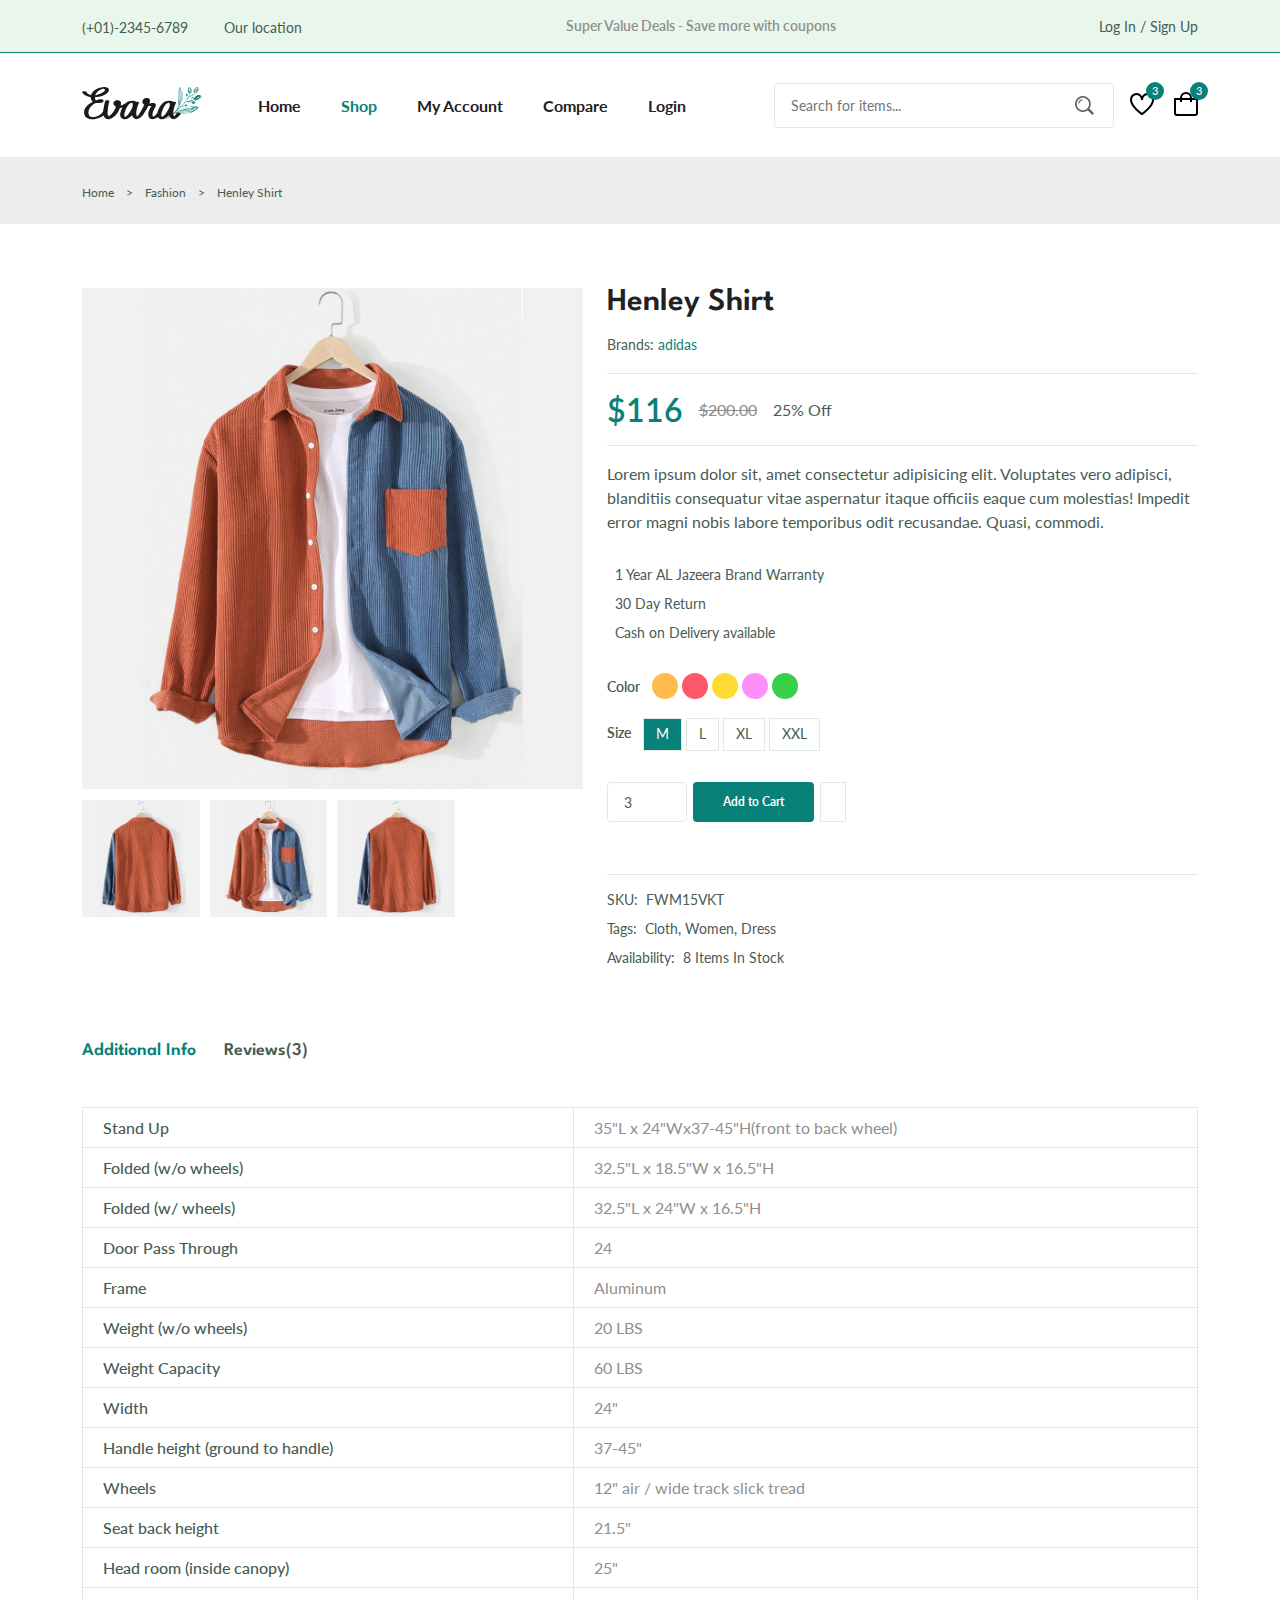
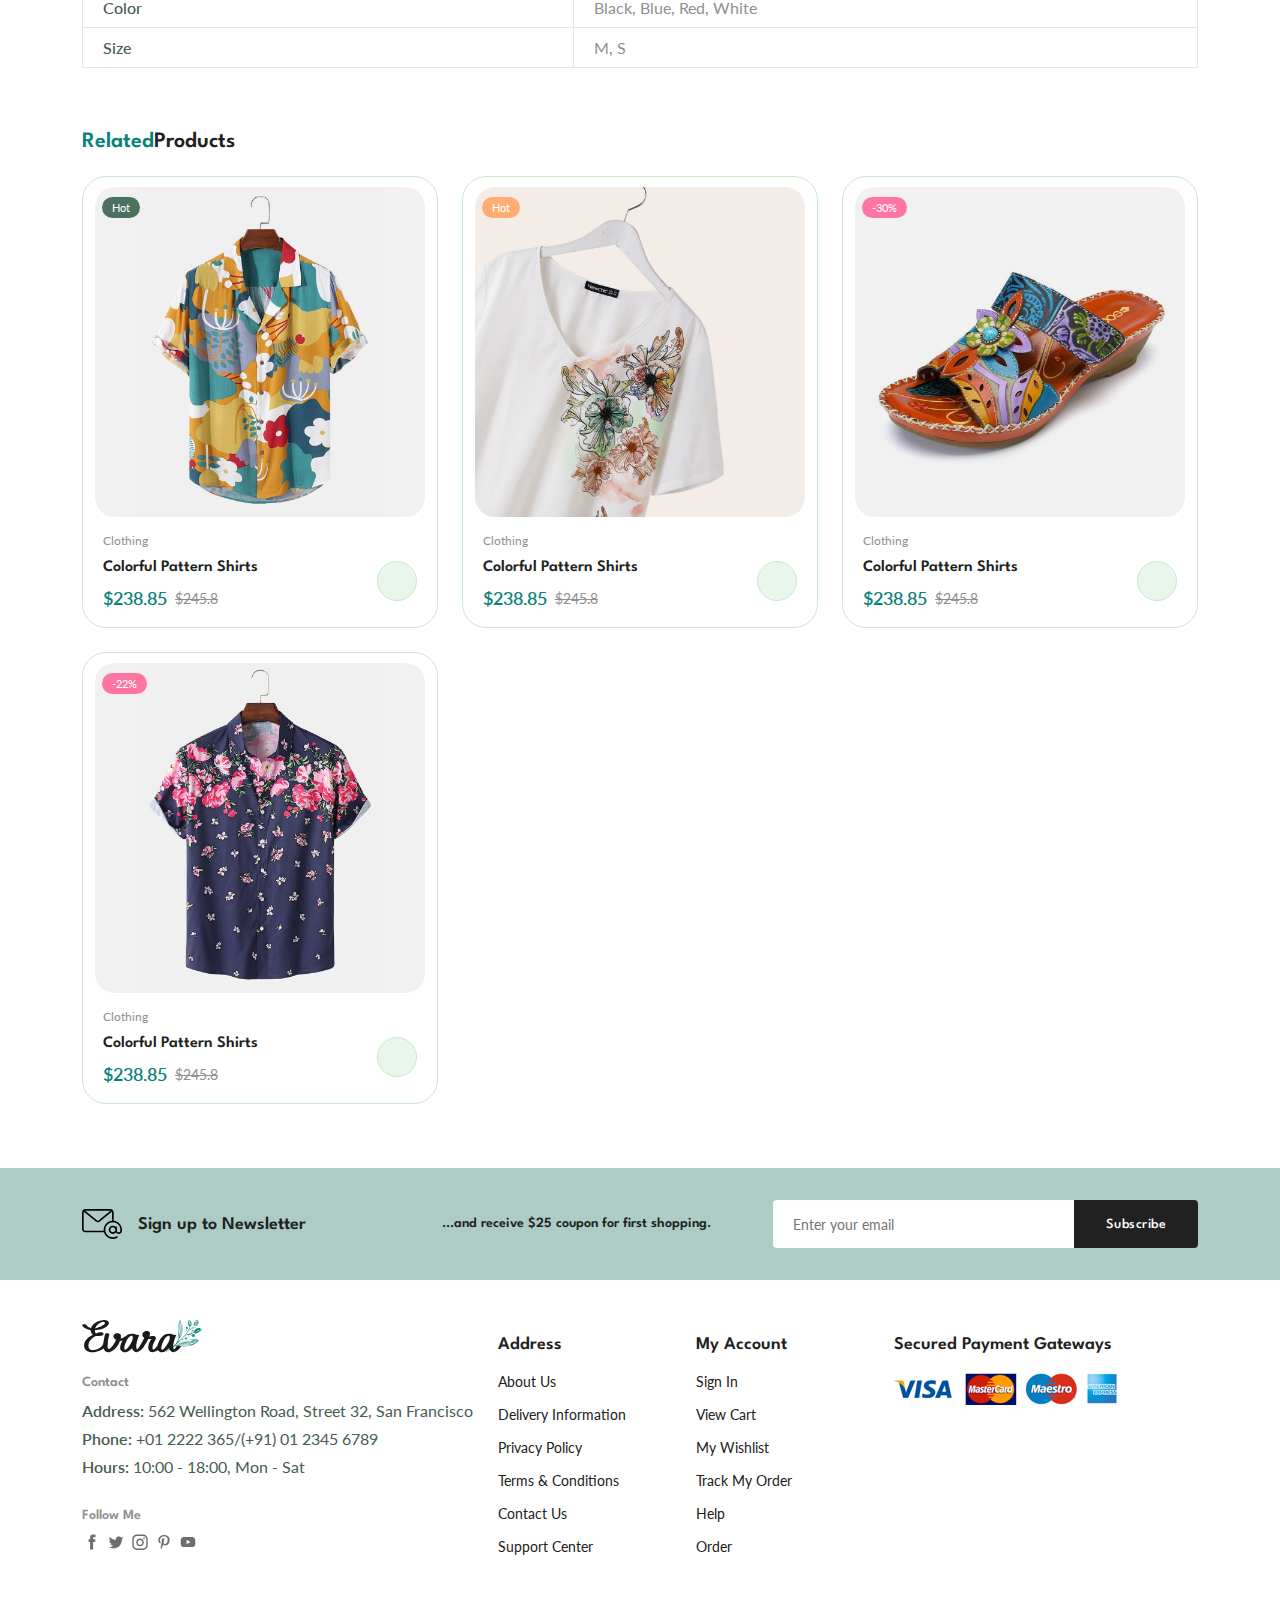
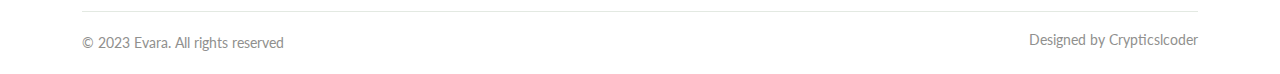
<file: details.html>
<!DOCTYPE html>
<html lang="en">
	<head>
		<meta charset="UTF-8" />
		<meta name="viewport" content="width=device-width, initial-scale=1.0" />
		<link
			rel="stylesheet"
			href="https://cdn-uicons.flaticon.com/2.6.0/uicons-regular-straight/css/uicons-regular-straight.css"
		/>
		<link
			rel="stylesheet"
			href="https://cdn.jsdelivr.net/npm/swiper@11/swiper-bundle.min.css"
		/>
		<link rel="stylesheet" href="assets/css/styles.css" />

		<title>Evara</title>
	</head>
	<body>
		<!--=============== HEADER ===============-->
		<header class="header">
			<div class="header__top">
				<div class="header__container container">
					<div class="header__contact">
						<span>(+01)-2345-6789</span>
						<span>Our location</span>
					</div>
					<p class="header__alert-news">
						Super Value Deals - Save more with coupons
					</p>
					<a class="header__top-action" href="login-register.html"
						>Log In / Sign Up
					</a>
				</div>
			</div>
			<nav class="nav container">
				<a class="nav__logo" href="index.html">
					<img class="nav__logo-img" src="assets/img/logo.svg" alt="Logo" />
				</a>
				<div id="nav__menu" class="nav__menu">
					<ul class="nav__list">
						<li class="nav__item">
							<a class="nav__link" href="index.html">Home</a>
						</li>
						<li class="nav__item">
							<a class="nav__link active-link" href="shop.html">Shop</a>
						</li>
						<li class="nav__item">
							<a class="nav__link" href="accounts.html">My Account</a>
						</li>
						<li class="nav__item">
							<a class="nav__link" href="compare.html">Compare</a>
						</li>
						<li class="nav__item">
							<a class="nav__link" href="login-register.html">Login</a>
						</li>
					</ul>
					<div class="header__search">
						<input
							class="form__input"
							placeholder="Search for items..."
							type="text"
						/>
						<button class="search__btn">
							<img src="assets/img/search.png" alt="Search-ico" />
						</button>
					</div>
				</div>
				<div class="header__user-actions">
					<a class="header__action-btn" href="wishlist.html">
						<img src="assets/img/icon-heart.svg" alt="Heart-ico" />
						<span class="count">3</span>
					</a>
					<a class="header__action-btn" href="cart.html">
						<img src="assets/img/icon-cart.svg" alt="Cart-ico" />
						<span class="count">3</span>
					</a>
				</div>
			</nav>
		</header>

		<!--=============== MAIN ===============-->
		<main class="main">
			<!--=============== BREADCRUMB ===============-->
			<section class="breadcrumb">
				<ul class="breadcrumb__list flex container">
					<li><a class="breadcrumb__link" href="index.html">Home</a></li>
					<li><span class="breadcrumb__link">></span></li>
					<li><span class="breadcrumb__link">Fashion</span></li>
					<li><span class="breadcrumb__link">></span></li>
					<li><span class="breadcrumb__link">Henley Shirt</span></li>
				</ul>
			</section>

			<!--=============== DETAILS ===============-->
			<section class="details section--lg">
				<div class="details__container container grid">
					<div class="details__group">
						<img
							class="details__img"
							src="assets/img/product-8-1.jpg"
							alt="Product-img"
						/>
						<div class="details__small-images grid">
							<img
								class="details__small-img"
								src="assets/img/product-8-2.jpg"
								alt="Product-img"
							/>
							<img
								class="details__small-img"
								src="assets/img/product-8-1.jpg"
								alt="Product-img"
							/>
							<img
								class="details__small-img"
								src="assets/img/product-8-2.jpg"
								alt="Product-img"
							/>
						</div>
					</div>
					<div class="details__group">
						<h3 class="details__title">Henley Shirt</h3>
						<p class="details__brand">Brands: <span>adidas</span></p>
						<div class="details__price flex">
							<span class="new__price">$116</span>
							<span class="old__price">$200.00</span>
							<span class="save__price">25% Off</span>
						</div>
						<p class="short__description">
							Lorem ipsum dolor sit, amet consectetur adipisicing elit.
							Voluptates vero adipisci, blanditiis consequatur vitae aspernatur
							itaque officiis eaque cum molestias! Impedit error magni nobis
							labore temporibus odit recusandae. Quasi, commodi.
						</p>
						<ul class="product__list">
							<li class="list__item flex">
								<i class="fi-rs-crown"></i> 1 Year AL Jazeera Brand Warranty
							</li>
							<li class="list__item flex">
								<i class="fi-rs-refresh"></i> 30 Day Return
							</li>
							<li class="list__item flex">
								<i class="fi-rs-credit-card"></i> Cash on Delivery available
							</li>
						</ul>
						<div class="details__color flex">
							<span class="details__color-title">Color</span>
							<ul class="color__list">
								<li>
									<a
										class="color__link"
										href="#!"
										style="background-color: hsl(37, 100%, 65%)"
									></a>
								</li>
								<li>
									<a
										class="color__link"
										href="#!"
										style="background-color: hsl(353, 100%, 67%)"
									></a>
								</li>
								<li>
									<a
										class="color__link"
										href="#!"
										style="background-color: hsl(49, 100%, 60%)"
									></a>
								</li>
								<li>
									<a
										class="color__link"
										href="#!"
										style="background-color: hsl(304, 100%, 78%)"
									></a>
								</li>
								<li>
									<a
										class="color__link"
										href="#!"
										style="background-color: hsl(126, 61%, 52%)"
									></a>
								</li>
							</ul>
						</div>
						<div class="details__size flex">
							<span class="details__size-title">Size</span>
							<ul class="size__list">
								<li>
									<a class="size__link size-active" href="#!">M</a>
								</li>
								<li>
									<a class="size__link" href="#!">L</a>
								</li>
								<li>
									<a class="size__link" href="#!">XL</a>
								</li>
								<li>
									<a class="size__link" href="#!">XXL</a>
								</li>
							</ul>
						</div>
						<div class="details__action">
							<input class="quantity" type="number" value="3" />
							<a class="btn btn--sm" href="#!">Add to Cart</a>
							<a class="details__action-btn" href="#!">
								<i class="fi fi-rs-heart"></i>
							</a>
						</div>
						<ul class="details__meta">
							<li class="meta__list flex"><span>SKU:</span> FWM15VKT</li>
							<li class="meta__list flex">
								<span>Tags:</span> Cloth, Women, Dress
							</li>
							<li class="meta__list flex">
								<span>Availability:</span> 8 Items In Stock
							</li>
						</ul>
					</div>
				</div>
			</section>

			<!--=============== DETAILS TAB ===============-->
			<section class="details__tab container">
				<div class="detail__tabs">
					<span class="detail__tab active-tab" data-target="#info">
						Additional Info
					</span>
					<span class="detail__tab" data-target="#reviews">Reviews(3)</span>
				</div>
				<div class="details__tabs-content">
					<div id="info" class="details__tab-content active-tab" content>
						<table class="info__table">
							<tr>
								<th>Stand Up</th>
								<td>35"L x 24"Wx37-45"H(front to back wheel)</td>
							</tr>
							<tr>
								<th>Folded (w/o wheels)</th>
								<td>32.5"L x 18.5"W x 16.5"H</td>
							</tr>
							<tr>
								<th>Folded (w/ wheels)</th>
								<td>32.5"L x 24"W x 16.5"H</td>
							</tr>
							<tr>
								<th>Door Pass Through</th>
								<td>24</td>
							</tr>
							<tr>
								<th>Frame</th>
								<td>Aluminum</td>
							</tr>
							<tr>
								<th>Weight (w/o wheels)</th>
								<td>20 LBS</td>
							</tr>
							<tr>
								<th>Weight Capacity</th>
								<td>60 LBS</td>
							</tr>
							<tr>
								<th>Width</th>
								<td>24"</td>
							</tr>
							<tr>
								<th>Handle height (ground to handle)</th>
								<td>37-45"</td>
							</tr>
							<tr>
								<th>Wheels</th>
								<td>12" air / wide track slick tread</td>
							</tr>
							<tr>
								<th>Seat back height</th>
								<td>21.5"</td>
							</tr>
							<tr>
								<th>Head room (inside canopy)</th>
								<td>25"</td>
							</tr>
							<tr>
								<th>Color</th>
								<td>Black, Blue, Red, White</td>
							</tr>
							<tr>
								<th>Size</th>
								<td>M, S</td>
							</tr>
						</table>
					</div>
					<div id="reviews" class="details__tab-content" content>
						<div class="reviews__container grid">
							<div class="review__single">
								<div>
									<img
										class="review__img"
										src="assets/img/avatar-1.jpg"
										alt="Avatar"
									/>
									<h4 class="review__title">Jacky Chan</h4>
								</div>
								<div class="review__data">
									<div class="review__rating">
										<i class="fi fi-rs-star"></i>
										<i class="fi fi-rs-star"></i>
										<i class="fi fi-rs-star"></i>
										<i class="fi fi-rs-star"></i>
										<i class="fi fi-rs-star"></i>
									</div>
									<p class="review__description">
										Thank you very fast shipping from Poland only 3days.
									</p>
									<span class="review__date">December 4, 2020 at 3:12 pm</span>
								</div>
							</div>
							<div class="review__single">
								<div>
									<img
										class="review__img"
										src="assets/img/avatar-2.jpg"
										alt="Avatar"
									/>
									<h4 class="review__title">Jacky Chan</h4>
								</div>
								<div class="review__data">
									<div class="review__rating">
										<i class="fi fi-rs-star"></i>
										<i class="fi fi-rs-star"></i>
										<i class="fi fi-rs-star"></i>
										<i class="fi fi-rs-star"></i>
										<i class="fi fi-rs-star"></i>
									</div>
									<p class="review__description">
										Great low price and works well.
									</p>
									<span class="review__date">December 4, 2020 at 3:12 pm</span>
								</div>
							</div>
							<div class="review__single">
								<div>
									<img
										class="review__img"
										src="assets/img/avatar-3.jpg"
										alt="Avatar"
									/>
									<h4 class="review__title">Jacky Chan</h4>
								</div>
								<div class="review__data">
									<div class="review__rating">
										<i class="fi fi-rs-star"></i>
										<i class="fi fi-rs-star"></i>
										<i class="fi fi-rs-star"></i>
										<i class="fi fi-rs-star"></i>
										<i class="fi fi-rs-star"></i>
									</div>
									<p class="review__description">
										Authentic and Beautiful, Love these way more than ever
										expected They are Great earphones
									</p>
									<span class="review__date">December 4, 2020 at 3:12 pm</span>
								</div>
							</div>
						</div>
						<div class="review__form">
							<h4 class="review__form-title">Add a review</h4>
							<div class="rate__product">
								<i class="fi fi-rs-star"></i>
								<i class="fi fi-rs-star"></i>
								<i class="fi fi-rs-star"></i>
								<i class="fi fi-rs-star"></i>
								<i class="fi fi-rs-star"></i>
							</div>
							<form class="form grid" action="">
								<textarea
									class="form__input textarea"
									placeholder="Write Comment"
								></textarea>
								<div class="form__group grid">
									<input class="form__input" type="text" placeholder="Name" />
									<input class="form__input" type="email" placeholder="Email" />
								</div>
								<div class="form__btn">
									<button class="btn">Submit Review</button>
								</div>
							</form>
						</div>
					</div>
				</div>
			</section>

			<!--=============== PRODUCTS ===============-->
			<section class="products container section--lg">
				<h3 class="section__title"><span>Related</span>Products</h3>
				<div class="products__container grid">
					<div class="product__item">
						<div class="product__banner">
							<a class="product__images" href="details.html">
								<img
									class="product__img default"
									src="assets/img/product-2-1.jpg"
									alt="Product-img"
								/>
								<img
									class="product__img hover"
									src="assets/img/product-2-2.jpg"
									alt="Product-img"
								/>
							</a>
							<div class="product__actions">
								<a class="action__btn" href="#!" aria-label="Quick View">
									<i class="fi fi-rs-eye"></i>
								</a>
								<a class="action__btn" href="#!" aria-label="Add To Wishlist">
									<i class="fi fi-rs-heart"></i>
								</a>
								<a class="action__btn" href="#!" aria-label="Compare">
									<i class="fi fi-rs-shuffle"></i>
								</a>
							</div>
							<div class="product__badge light-green">Hot</div>
						</div>
						<div class="product__content">
							<span class="product__category">Clothing</span>
							<a href="details.html">
								<h3 class="product__title">Colorful Pattern Shirts</h3>
							</a>
							<div class="product__rating">
								<i class="fi fi-rs-star"></i>
								<i class="fi fi-rs-star"></i>
								<i class="fi fi-rs-star"></i>
								<i class="fi fi-rs-star"></i>
								<i class="fi fi-rs-star"></i>
							</div>
							<div class="product__price flex">
								<span class="new__price">$238.85</span>
								<span class="old__price">$245.8</span>
							</div>
							<a
								class="action__btn cart__btn"
								href="#!"
								aria-label="Add To Cart"
							>
								<i class="fi fi-rs-shopping-bag-add"></i>
							</a>
						</div>
					</div>
					<div class="product__item">
						<div class="product__banner">
							<a class="product__images" href="details.html">
								<img
									class="product__img default"
									src="assets/img/product-12-1.jpg"
									alt="Product-img"
								/>
								<img
									class="product__img hover"
									src="assets/img/product-12-2.jpg"
									alt="Product-img"
								/>
							</a>
							<div class="product__actions">
								<a class="action__btn" href="#!" aria-label="Quick View">
									<i class="fi fi-rs-eye"></i>
								</a>
								<a class="action__btn" href="#!" aria-label="Add To Wishlist">
									<i class="fi fi-rs-heart"></i>
								</a>
								<a class="action__btn" href="#!" aria-label="Compare">
									<i class="fi fi-rs-shuffle"></i>
								</a>
							</div>
							<div class="product__badge light-orange">Hot</div>
						</div>
						<div class="product__content">
							<span class="product__category">Clothing</span>
							<a href="details.html">
								<h3 class="product__title">Colorful Pattern Shirts</h3>
							</a>
							<div class="product__rating">
								<i class="fi fi-rs-star"></i>
								<i class="fi fi-rs-star"></i>
								<i class="fi fi-rs-star"></i>
								<i class="fi fi-rs-star"></i>
								<i class="fi fi-rs-star"></i>
							</div>
							<div class="product__price flex">
								<span class="new__price">$238.85</span>
								<span class="old__price">$245.8</span>
							</div>
							<a
								class="action__btn cart__btn"
								href="#!"
								aria-label="Add To Cart"
							>
								<i class="fi fi-rs-shopping-bag-add"></i>
							</a>
						</div>
					</div>
					<div class="product__item">
						<div class="product__banner">
							<a class="product__images" href="details.html">
								<img
									class="product__img default"
									src="assets/img/product-10-1.jpg"
									alt="Product-img"
								/>
								<img
									class="product__img hover"
									src="assets/img/product-10-2.jpg"
									alt="Product-img"
								/>
							</a>
							<div class="product__actions">
								<a class="action__btn" href="#!" aria-label="Quick View">
									<i class="fi fi-rs-eye"></i>
								</a>
								<a class="action__btn" href="#!" aria-label="Add To Wishlist">
									<i class="fi fi-rs-heart"></i>
								</a>
								<a class="action__btn" href="#!" aria-label="Compare">
									<i class="fi fi-rs-shuffle"></i>
								</a>
							</div>
							<div class="product__badge light-pink">-30%</div>
						</div>
						<div class="product__content">
							<span class="product__category">Clothing</span>
							<a href="details.html">
								<h3 class="product__title">Colorful Pattern Shirts</h3>
							</a>
							<div class="product__rating">
								<i class="fi fi-rs-star"></i>
								<i class="fi fi-rs-star"></i>
								<i class="fi fi-rs-star"></i>
								<i class="fi fi-rs-star"></i>
								<i class="fi fi-rs-star"></i>
							</div>
							<div class="product__price flex">
								<span class="new__price">$238.85</span>
								<span class="old__price">$245.8</span>
							</div>
							<a
								class="action__btn cart__btn"
								href="#!"
								aria-label="Add To Cart"
							>
								<i class="fi fi-rs-shopping-bag-add"></i>
							</a>
						</div>
					</div>
					<div class="product__item">
						<div class="product__banner">
							<a class="product__images" href="details.html">
								<img
									class="product__img default"
									src="assets/img/product-6-1.jpg"
									alt="Product-img"
								/>
								<img
									class="product__img hover"
									src="assets/img/product-6-2.jpg"
									alt="Product-img"
								/>
							</a>
							<div class="product__actions">
								<a class="action__btn" href="#!" aria-label="Quick View">
									<i class="fi fi-rs-eye"></i>
								</a>
								<a class="action__btn" href="#!" aria-label="Add To Wishlist">
									<i class="fi fi-rs-heart"></i>
								</a>
								<a class="action__btn" href="#!" aria-label="Compare">
									<i class="fi fi-rs-shuffle"></i>
								</a>
							</div>
							<div class="product__badge light-pink">-22%</div>
						</div>
						<div class="product__content">
							<span class="product__category">Clothing</span>
							<a href="details.html">
								<h3 class="product__title">Colorful Pattern Shirts</h3>
							</a>
							<div class="product__rating">
								<i class="fi fi-rs-star"></i>
								<i class="fi fi-rs-star"></i>
								<i class="fi fi-rs-star"></i>
								<i class="fi fi-rs-star"></i>
								<i class="fi fi-rs-star"></i>
							</div>
							<div class="product__price flex">
								<span class="new__price">$238.85</span>
								<span class="old__price">$245.8</span>
							</div>
							<a
								class="action__btn cart__btn"
								href="#!"
								aria-label="Add To Cart"
							>
								<i class="fi fi-rs-shopping-bag-add"></i>
							</a>
						</div>
					</div>
				</div>
			</section>

			<!--=============== NEWSLETTER ===============-->
			<section class="newsletter section">
				<div class="newsletter__container container grid">
					<h3 class="newsletter__title flex">
						<img
							class="newsletter__icon"
							src="assets/img/icon-email.svg"
							alt="Email-ico"
						/>
						Sign up to Newsletter
					</h3>
					<p class="newsletter__description">
						...and receive $25 coupon for first shopping.
					</p>
					<form class="newsletter__form" action="">
						<input
							class="newsletter__input"
							type="text"
							placeholder="Enter your email"
						/>
						<button class="newsletter__btn" type="submit">Subscribe</button>
					</form>
				</div>
			</section>
		</main>

		<!--=============== FOOTER ===============-->
		<footer class="footer container">
			<div class="footer__container grid">
				<div class="footer__content">
					<a class="footer__logo" href="index.html">
						<img
							class="footer__logo-img"
							src="assets/img/logo.svg"
							alt="Logo"
						/>
					</a>
					<h4 class="footer__subtitle">Contact</h4>
					<p class="footer__description">
						<span>Address:</span> 562 Wellington Road, Street 32, San Francisco
					</p>
					<p class="footer__description">
						<span>Phone:</span> +01 2222 365/(+91) 01 2345 6789
					</p>
					<p class="footer__description">
						<span>Hours:</span> 10:00 - 18:00, Mon - Sat
					</p>
					<div class="footer__social">
						<h4 class="footer__subtitle">Follow Me</h4>
						<div class="footer__social-links flex">
							<a href="#!">
								<img
									class="footer__social-icon"
									src="assets/img/icon-facebook.svg"
									alt="Facebook-ico"
								/>
							</a>
							<a href="#!">
								<img
									class="footer__social-icon"
									src="assets/img/icon-twitter.svg"
									alt="Facebook-ico"
								/>
							</a>
							<a href="#!">
								<img
									class="footer__social-icon"
									src="assets/img/icon-instagram.svg"
									alt="Facebook-ico"
								/>
							</a>
							<a href="#!">
								<img
									class="footer__social-icon"
									src="assets/img/icon-pinterest.svg"
									alt="Facebook-ico"
								/>
							</a>
							<a href="#!">
								<img
									class="footer__social-icon"
									src="assets/img/icon-youtube.svg"
									alt="Facebook-ico"
								/>
							</a>
						</div>
					</div>
				</div>
				<div class="footer__content">
					<h3 class="footer__title">Address</h3>
					<ul class="footer__links">
						<li><a class="footer__link" href="">About Us</a></li>
						<li><a class="footer__link" href="">Delivery Information</a></li>
						<li><a class="footer__link" href="">Privacy Policy</a></li>
						<li><a class="footer__link" href="">Terms & Conditions</a></li>
						<li><a class="footer__link" href="">Contact Us</a></li>
						<li><a class="footer__link" href="">Support Center</a></li>
					</ul>
				</div>
				<div class="footer__content">
					<h3 class="footer__title">My Account</h3>
					<ul class="footer__links">
						<li><a class="footer__link" href="">Sign In</a></li>
						<li><a class="footer__link" href="">View Cart</a></li>
						<li><a class="footer__link" href="">My Wishlist</a></li>
						<li><a class="footer__link" href="">Track My Order</a></li>
						<li><a class="footer__link" href="">Help</a></li>
						<li><a class="footer__link" href="">Order</a></li>
					</ul>
				</div>
				<div class="footer__content">
					<h3 class="footer__title">Secured Payment Gateways</h3>
					<img
						class="payment__img"
						src="assets/img/payment-method.png"
						alt="Payment-img"
					/>
				</div>
			</div>
			<div class="footer__bottom">
				<p class="copyright">&copy; 2023 Evara. All rights reserved</p>
				<span class="designer">Designed by Crypticslcoder</span>
			</div>
		</footer>

		<script src="https://cdn.jsdelivr.net/npm/swiper@11/swiper-bundle.min.js"></script>
		<script src="assets/js/main.js"></script>
	</body>
</html>
</file>
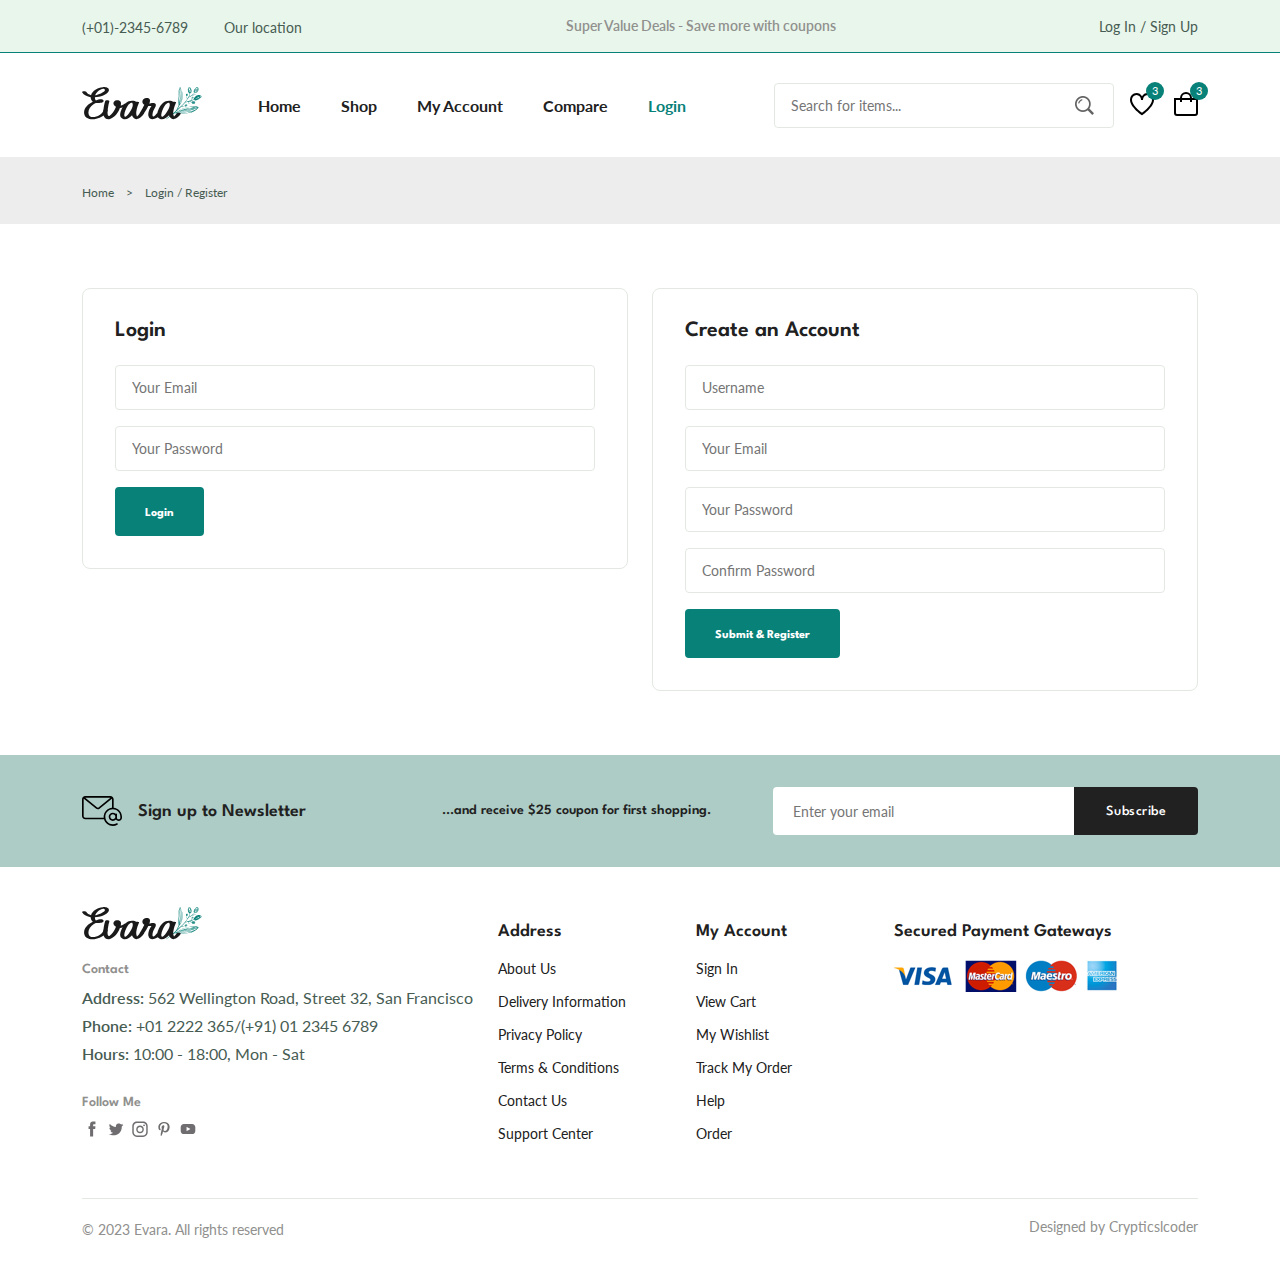
<file: login-register.html>
<!DOCTYPE html>
<html lang="en">
	<head>
		<meta charset="UTF-8" />
		<meta name="viewport" content="width=device-width, initial-scale=1.0" />

		<link
			rel="stylesheet"
			href="https://cdn.jsdelivr.net/npm/swiper@11/swiper-bundle.min.css"
		/>
		<link
			rel="stylesheet"
			href="https://cdn-uicons.flaticon.com/2.6.0/uicons-regular-straight/css/uicons-regular-straight.css"
		/>
		<link rel="stylesheet" href="assets/css/styles.css" />

		<title>Ecommerce Website</title>
	</head>
	<body>
		<!--=============== HEADER ===============-->
		<header class="header">
			<div class="header__top">
				<div class="header__container container">
					<div class="header__contact">
						<span>(+01)-2345-6789</span>
						<span>Our location</span>
					</div>
					<p class="header__alert-news">
						Super Value Deals - Save more with coupons
					</p>
					<a class="header__top-action" href="login-register.html"
						>Log In / Sign Up
					</a>
				</div>
			</div>
			<nav class="nav container">
				<a class="nav__logo" href="index.html">
					<img class="nav__logo-img" src="assets/img/logo.svg" alt="Logo" />
				</a>
				<div id="nav__menu" class="nav__menu">
					<ul class="nav__list">
						<li class="nav__item">
							<a class="nav__link" href="index.html">Home</a>
						</li>
						<li class="nav__item">
							<a class="nav__link" href="shop.html">Shop</a>
						</li>
						<li class="nav__item">
							<a class="nav__link" href="accounts.html">My Account</a>
						</li>
						<li class="nav__item">
							<a class="nav__link" href="compare.html">Compare</a>
						</li>
						<li class="nav__item">
							<a class="nav__link active-link" href="login-register.html"
								>Login</a
							>
						</li>
					</ul>
					<div class="header__search">
						<input
							class="form__input"
							placeholder="Search for items..."
							type="text"
						/>
						<button class="search__btn">
							<img src="assets/img/search.png" alt="Search-ico" />
						</button>
					</div>
				</div>
				<div class="header__user-actions">
					<a class="header__action-btn" href="wishlist.html">
						<img src="assets/img/icon-heart.svg" alt="Heart-ico" />
						<span class="count">3</span>
					</a>
					<a class="header__action-btn" href="cart.html">
						<img src="assets/img/icon-cart.svg" alt="Cart-ico" />
						<span class="count">3</span>
					</a>
				</div>
			</nav>
		</header>

		<!--=============== MAIN ===============-->
		<main class="main">
			<!--=============== BREADCRUMB ===============-->
			<section class="breadcrumb">
				<ul class="breadcrumb__list flex container">
					<li><a class="breadcrumb__link" href="index.html">Home</a></li>
					<li><span class="breadcrumb__link">></span></li>
					<li><span class="breadcrumb__link">Login / Register</span></li>
				</ul>
			</section>

			<!--=============== LOGIN-REGISTER ===============-->
			<section class="login-register section--lg">
				<div class="login-register__container container grid">
					<div class="login">
						<h3 class="section__title">Login</h3>
						<form class="form grid" action="">
							<input
								class="form__input"
								type="email"
								placeholder="Your Email"
							/>
							<input
								class="form__input"
								type="password"
								placeholder="Your Password"
							/>
							<div class="form__btn">
								<button class="btn">Login</button>
							</div>
						</form>
					</div>
					<div class="register">
						<h3 class="section__title">Create an Account</h3>
						<form class="form grid" action="">
							<input class="form__input" type="text" placeholder="Username" />
							<input
								class="form__input"
								type="email"
								placeholder="Your Email"
							/>
							<input
								class="form__input"
								type="password"
								placeholder="Your Password"
							/>
							<input
								class="form__input"
								type="password"
								placeholder="Confirm Password"
							/>
							<div class="form__btn">
								<button class="btn">Submit & Register</button>
							</div>
						</form>
					</div>
				</div>
			</section>

			<!--=============== NEWSLETTER ===============-->
			<section class="newsletter section">
				<div class="newsletter__container container grid">
					<h3 class="newsletter__title flex">
						<img
							class="newsletter__icon"
							src="assets/img/icon-email.svg"
							alt="Email-ico"
						/>
						Sign up to Newsletter
					</h3>
					<p class="newsletter__description">
						...and receive $25 coupon for first shopping.
					</p>
					<form class="newsletter__form" action="">
						<input
							class="newsletter__input"
							type="text"
							placeholder="Enter your email"
						/>
						<button class="newsletter__btn" type="submit">Subscribe</button>
					</form>
				</div>
			</section>
		</main>

		<!--=============== FOOTER ===============-->
		<footer class="footer container">
			<div class="footer__container grid">
				<div class="footer__content">
					<a class="footer__logo" href="index.html">
						<img
							class="footer__logo-img"
							src="assets/img/logo.svg"
							alt="Logo"
						/>
					</a>
					<h4 class="footer__subtitle">Contact</h4>
					<p class="footer__description">
						<span>Address:</span> 562 Wellington Road, Street 32, San Francisco
					</p>
					<p class="footer__description">
						<span>Phone:</span> +01 2222 365/(+91) 01 2345 6789
					</p>
					<p class="footer__description">
						<span>Hours:</span> 10:00 - 18:00, Mon - Sat
					</p>
					<div class="footer__social">
						<h4 class="footer__subtitle">Follow Me</h4>
						<div class="footer__social-links flex">
							<a href="#!">
								<img
									class="footer__social-icon"
									src="assets/img/icon-facebook.svg"
									alt="Facebook-ico"
								/>
							</a>
							<a href="#!">
								<img
									class="footer__social-icon"
									src="assets/img/icon-twitter.svg"
									alt="Facebook-ico"
								/>
							</a>
							<a href="#!">
								<img
									class="footer__social-icon"
									src="assets/img/icon-instagram.svg"
									alt="Facebook-ico"
								/>
							</a>
							<a href="#!">
								<img
									class="footer__social-icon"
									src="assets/img/icon-pinterest.svg"
									alt="Facebook-ico"
								/>
							</a>
							<a href="#!">
								<img
									class="footer__social-icon"
									src="assets/img/icon-youtube.svg"
									alt="Facebook-ico"
								/>
							</a>
						</div>
					</div>
				</div>
				<div class="footer__content">
					<h3 class="footer__title">Address</h3>
					<ul class="footer__links">
						<li><a class="footer__link" href="">About Us</a></li>
						<li><a class="footer__link" href="">Delivery Information</a></li>
						<li><a class="footer__link" href="">Privacy Policy</a></li>
						<li><a class="footer__link" href="">Terms & Conditions</a></li>
						<li><a class="footer__link" href="">Contact Us</a></li>
						<li><a class="footer__link" href="">Support Center</a></li>
					</ul>
				</div>
				<div class="footer__content">
					<h3 class="footer__title">My Account</h3>
					<ul class="footer__links">
						<li><a class="footer__link" href="">Sign In</a></li>
						<li><a class="footer__link" href="">View Cart</a></li>
						<li><a class="footer__link" href="">My Wishlist</a></li>
						<li><a class="footer__link" href="">Track My Order</a></li>
						<li><a class="footer__link" href="">Help</a></li>
						<li><a class="footer__link" href="">Order</a></li>
					</ul>
				</div>
				<div class="footer__content">
					<h3 class="footer__title">Secured Payment Gateways</h3>
					<img
						class="payment__img"
						src="assets/img/payment-method.png"
						alt="Payment-img"
					/>
				</div>
			</div>
			<div class="footer__bottom">
				<p class="copyright">&copy; 2023 Evara. All rights reserved</p>
				<span class="designer">Designed by Crypticslcoder</span>
			</div>
		</footer>

		<script src="https://cdn.jsdelivr.net/npm/swiper@11/swiper-bundle.min.js"></script>
		<script src="assets/js/main.js"></script>
	</body>
</html>
</file>
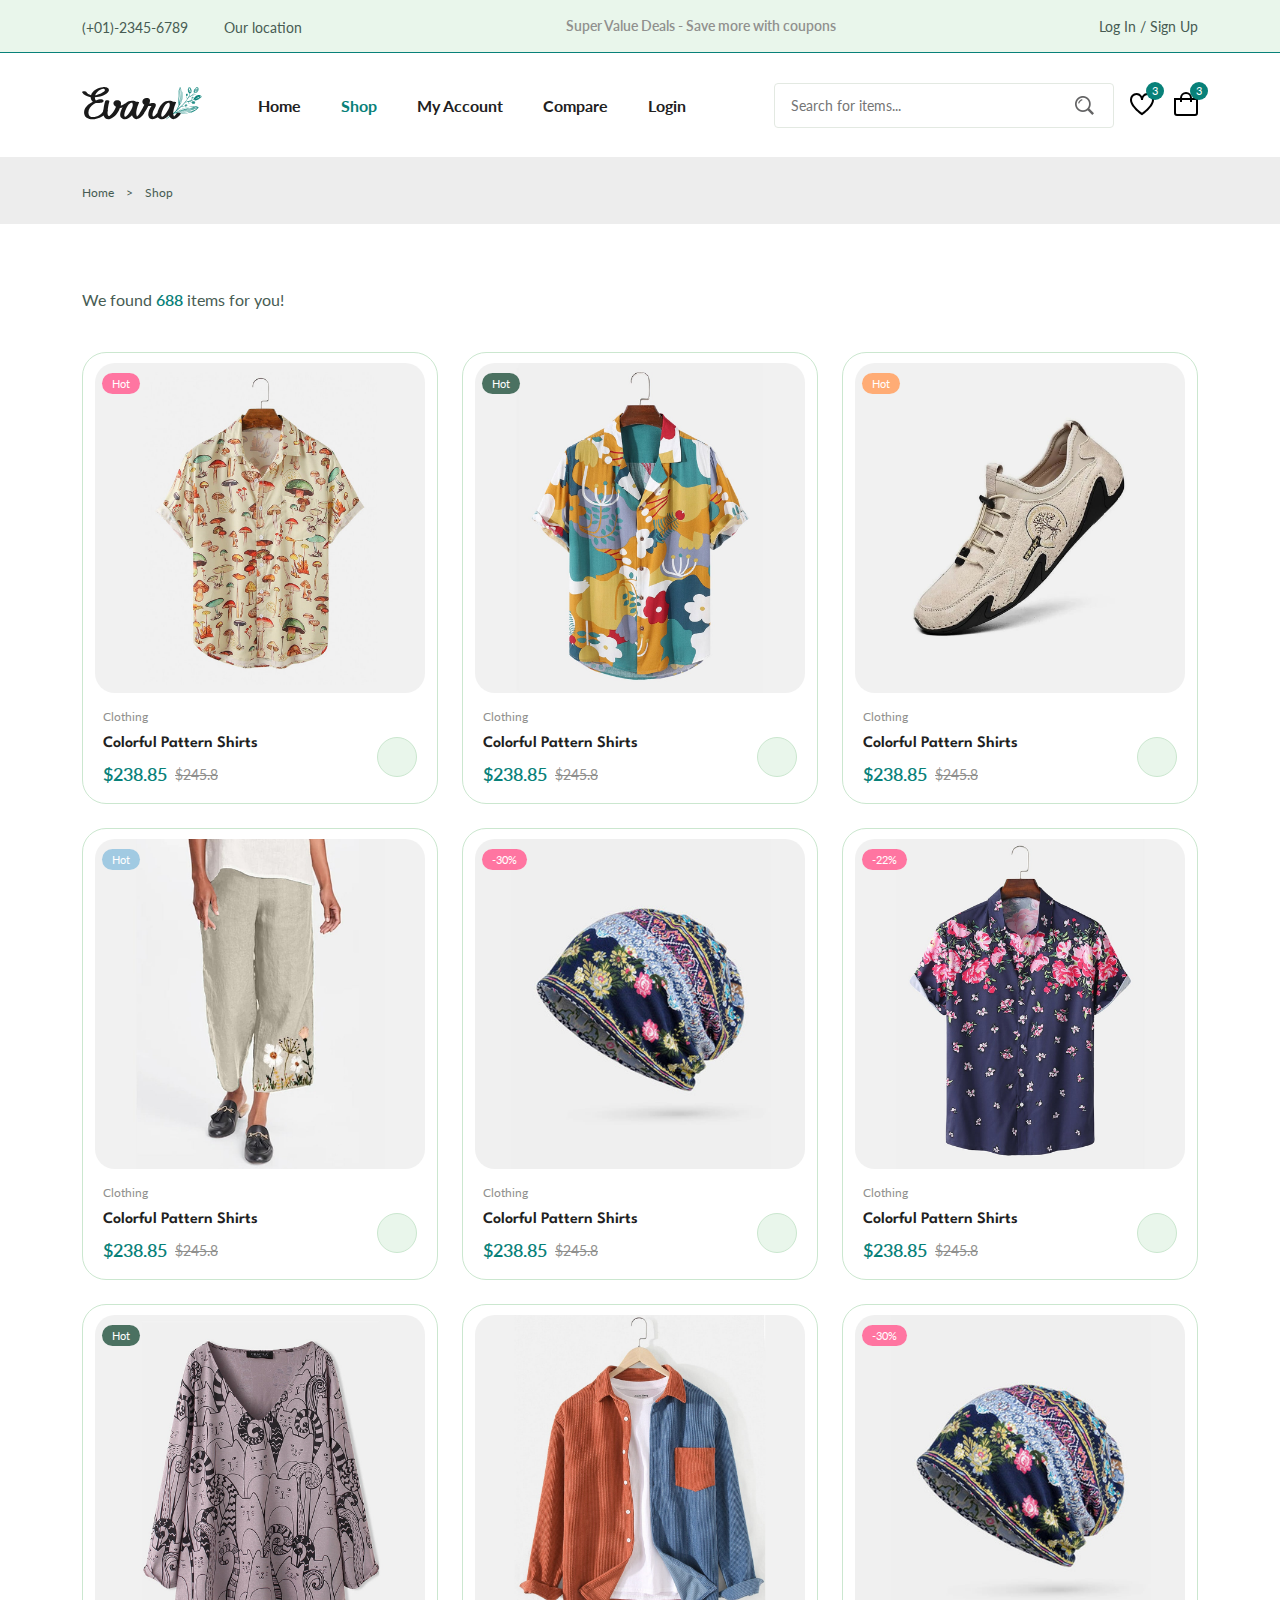
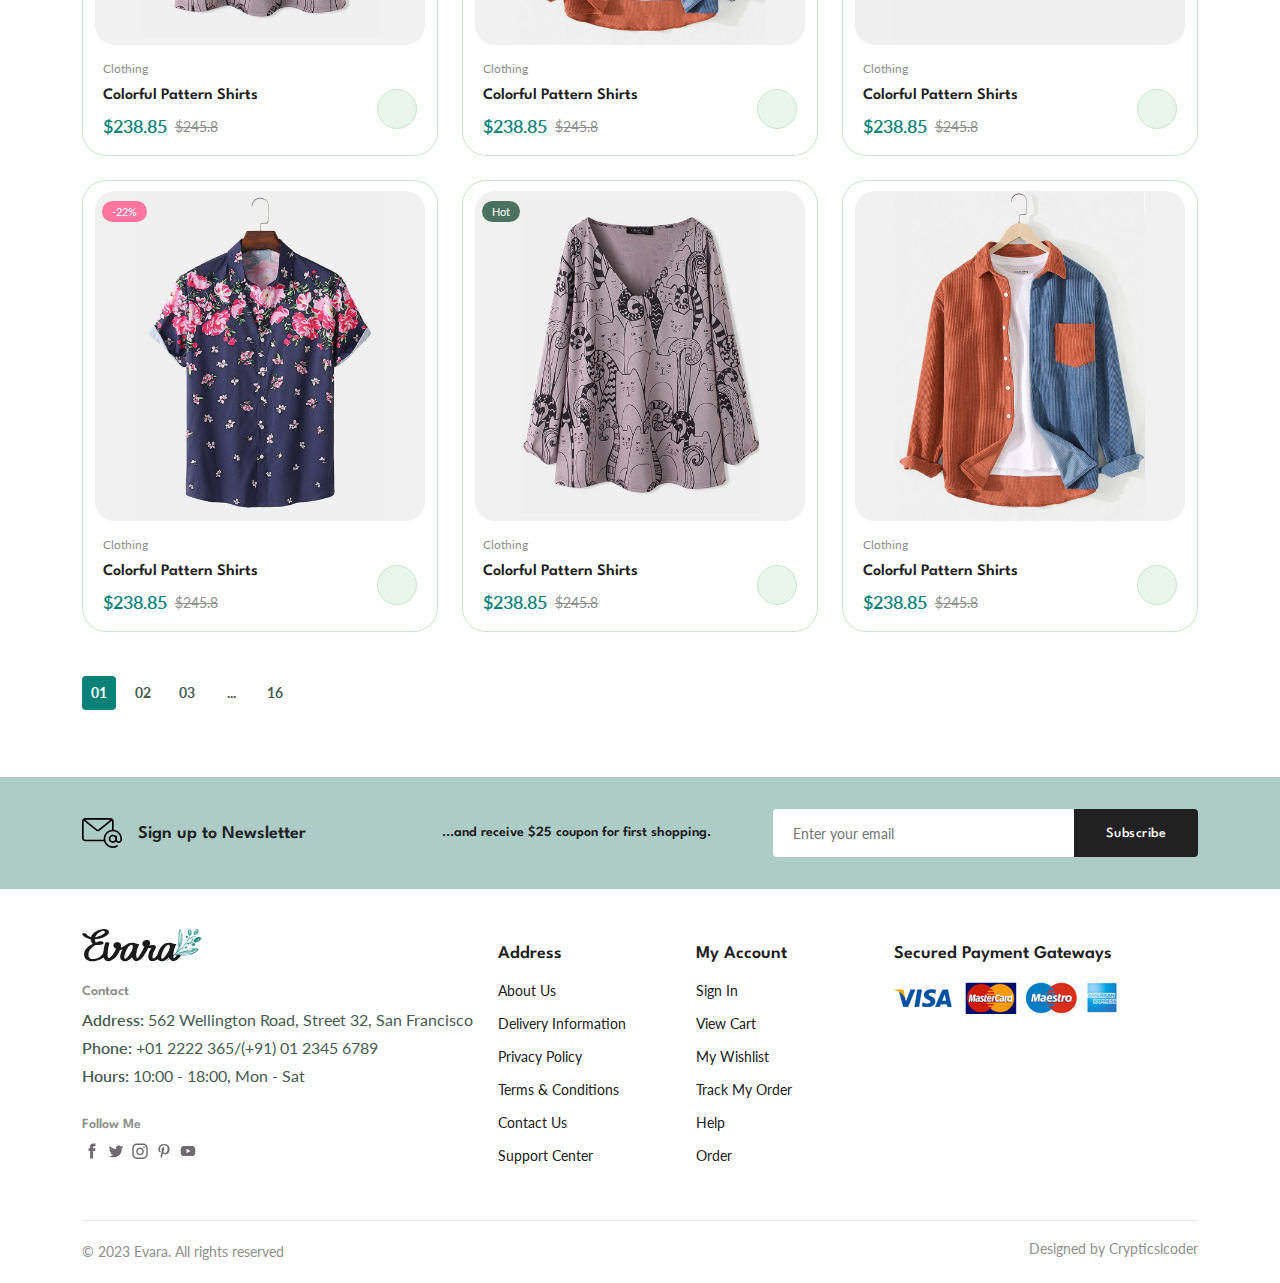
<file: shop.html>
<!DOCTYPE html>
<html lang="en">
	<head>
		<meta charset="UTF-8" />
		<meta name="viewport" content="width=device-width, initial-scale=1.0" />
		<link
			rel="stylesheet"
			href="https://cdn-uicons.flaticon.com/2.6.0/uicons-regular-straight/css/uicons-regular-straight.css"
		/>
		<link
			rel="stylesheet"
			href="https://cdn.jsdelivr.net/npm/swiper@11/swiper-bundle.min.css"
		/>
		<link rel="stylesheet" href="assets/css/styles.css" />

		<title>Ecommerce Website</title>
	</head>
	<body>
		<!--=============== HEADER ===============-->
		<header class="header">
			<div class="header__top">
				<div class="header__container container">
					<div class="header__contact">
						<span>(+01)-2345-6789</span>
						<span>Our location</span>
					</div>
					<p class="header__alert-news">
						Super Value Deals - Save more with coupons
					</p>
					<a class="header__top-action" href="login-register.html"
						>Log In / Sign Up
					</a>
				</div>
			</div>
			<nav class="nav container">
				<a class="nav__logo" href="index.html">
					<img class="nav__logo-img" src="assets/img/logo.svg" alt="Logo" />
				</a>
				<div id="nav__menu" class="nav__menu">
					<ul class="nav__list">
						<li class="nav__item">
							<a class="nav__link" href="index.html">Home</a>
						</li>
						<li class="nav__item">
							<a class="nav__link active-link" href="shop.html">Shop</a>
						</li>
						<li class="nav__item">
							<a class="nav__link" href="accounts.html">My Account</a>
						</li>
						<li class="nav__item">
							<a class="nav__link" href="compare.html">Compare</a>
						</li>
						<li class="nav__item">
							<a class="nav__link" href="login-register.html">Login</a>
						</li>
					</ul>
					<div class="header__search">
						<input
							class="form__input"
							placeholder="Search for items..."
							type="text"
						/>
						<button class="search__btn">
							<img src="assets/img/search.png" alt="Search-ico" />
						</button>
					</div>
				</div>
				<div class="header__user-actions">
					<a class="header__action-btn" href="wishlist.html">
						<img src="assets/img/icon-heart.svg" alt="Heart-ico" />
						<span class="count">3</span>
					</a>
					<a class="header__action-btn" href="cart.html">
						<img src="assets/img/icon-cart.svg" alt="Cart-ico" />
						<span class="count">3</span>
					</a>
				</div>
			</nav>
		</header>

		<!--=============== MAIN ===============-->
		<main class="main">
			<!--=============== BREADCRUMB ===============-->
			<section class="breadcrumb">
				<ul class="breadcrumb__list flex container">
					<li><a class="breadcrumb__link" href="index.html">Home</a></li>
					<li><span class="breadcrumb__link">></span></li>
					<li><span class="breadcrumb__link">Shop</span></li>
				</ul>
			</section>

			<!--=============== PRODUCTS ===============-->
			<section class="products section--lg container">
				<p class="total__products">We found <span>688</span> items for you!</p>
				<div class="products__container grid">
					<div class="product__item">
						<div class="product__banner">
							<a class="product__images" href="details.html">
								<img
									class="product__img default"
									src="assets/img/product-1-1.jpg"
									alt="Product-img"
								/>
								<img
									class="product__img hover"
									src="assets/img/product-1-2.jpg"
									alt="Product-img"
								/>
							</a>
							<div class="product__actions">
								<a class="action__btn" href="#!" aria-label="Quick View">
									<i class="fi fi-rs-eye"></i>
								</a>
								<a class="action__btn" href="#!" aria-label="Add To Wishlist">
									<i class="fi fi-rs-heart"></i>
								</a>
								<a class="action__btn" href="#!" aria-label="Compare">
									<i class="fi fi-rs-shuffle"></i>
								</a>
							</div>
							<div class="product__badge light-pink">Hot</div>
						</div>
						<div class="product__content">
							<span class="product__category">Clothing</span>
							<a href="details.html">
								<h3 class="product__title">Colorful Pattern Shirts</h3>
							</a>
							<div class="product__rating">
								<i class="fi fi-rs-star"></i>
								<i class="fi fi-rs-star"></i>
								<i class="fi fi-rs-star"></i>
								<i class="fi fi-rs-star"></i>
								<i class="fi fi-rs-star"></i>
							</div>
							<div class="product__price flex">
								<span class="new__price">$238.85</span>
								<span class="old__price">$245.8</span>
							</div>
							<a
								class="action__btn cart__btn"
								href="#!"
								aria-label="Add To Cart"
							>
								<i class="fi fi-rs-shopping-bag-add"></i>
							</a>
						</div>
					</div>
					<div class="product__item">
						<div class="product__banner">
							<a class="product__images" href="details.html">
								<img
									class="product__img default"
									src="assets/img/product-2-1.jpg"
									alt="Product-img"
								/>
								<img
									class="product__img hover"
									src="assets/img/product-2-2.jpg"
									alt="Product-img"
								/>
							</a>
							<div class="product__actions">
								<a class="action__btn" href="#!" aria-label="Quick View">
									<i class="fi fi-rs-eye"></i>
								</a>
								<a class="action__btn" href="#!" aria-label="Add To Wishlist">
									<i class="fi fi-rs-heart"></i>
								</a>
								<a class="action__btn" href="#!" aria-label="Compare">
									<i class="fi fi-rs-shuffle"></i>
								</a>
							</div>
							<div class="product__badge light-green">Hot</div>
						</div>
						<div class="product__content">
							<span class="product__category">Clothing</span>
							<a href="details.html">
								<h3 class="product__title">Colorful Pattern Shirts</h3>
							</a>
							<div class="product__rating">
								<i class="fi fi-rs-star"></i>
								<i class="fi fi-rs-star"></i>
								<i class="fi fi-rs-star"></i>
								<i class="fi fi-rs-star"></i>
								<i class="fi fi-rs-star"></i>
							</div>
							<div class="product__price flex">
								<span class="new__price">$238.85</span>
								<span class="old__price">$245.8</span>
							</div>
							<a
								class="action__btn cart__btn"
								href="#!"
								aria-label="Add To Cart"
							>
								<i class="fi fi-rs-shopping-bag-add"></i>
							</a>
						</div>
					</div>
					<div class="product__item">
						<div class="product__banner">
							<a class="product__images" href="details.html">
								<img
									class="product__img default"
									src="assets/img/product-3-1.jpg"
									alt="Product-img"
								/>
								<img
									class="product__img hover"
									src="assets/img/product-3-2.jpg"
									alt="Product-img"
								/>
							</a>
							<div class="product__actions">
								<a class="action__btn" href="#!" aria-label="Quick View">
									<i class="fi fi-rs-eye"></i>
								</a>
								<a class="action__btn" href="#!" aria-label="Add To Wishlist">
									<i class="fi fi-rs-heart"></i>
								</a>
								<a class="action__btn" href="#!" aria-label="Compare">
									<i class="fi fi-rs-shuffle"></i>
								</a>
							</div>
							<div class="product__badge light-orange">Hot</div>
						</div>
						<div class="product__content">
							<span class="product__category">Clothing</span>
							<a href="details.html">
								<h3 class="product__title">Colorful Pattern Shirts</h3>
							</a>
							<div class="product__rating">
								<i class="fi fi-rs-star"></i>
								<i class="fi fi-rs-star"></i>
								<i class="fi fi-rs-star"></i>
								<i class="fi fi-rs-star"></i>
								<i class="fi fi-rs-star"></i>
							</div>
							<div class="product__price flex">
								<span class="new__price">$238.85</span>
								<span class="old__price">$245.8</span>
							</div>
							<a
								class="action__btn cart__btn"
								href="#!"
								aria-label="Add To Cart"
							>
								<i class="fi fi-rs-shopping-bag-add"></i>
							</a>
						</div>
					</div>
					<div class="product__item">
						<div class="product__banner">
							<a class="product__images" href="details.html">
								<img
									class="product__img default"
									src="assets/img/product-4-1.jpg"
									alt="Product-img"
								/>
								<img
									class="product__img hover"
									src="assets/img/product-4-2.jpg"
									alt="Product-img"
								/>
							</a>
							<div class="product__actions">
								<a class="action__btn" href="#!" aria-label="Quick View">
									<i class="fi fi-rs-eye"></i>
								</a>
								<a class="action__btn" href="#!" aria-label="Add To Wishlist">
									<i class="fi fi-rs-heart"></i>
								</a>
								<a class="action__btn" href="#!" aria-label="Compare">
									<i class="fi fi-rs-shuffle"></i>
								</a>
							</div>
							<div class="product__badge light-blue">Hot</div>
						</div>
						<div class="product__content">
							<span class="product__category">Clothing</span>
							<a href="details.html">
								<h3 class="product__title">Colorful Pattern Shirts</h3>
							</a>
							<div class="product__rating">
								<i class="fi fi-rs-star"></i>
								<i class="fi fi-rs-star"></i>
								<i class="fi fi-rs-star"></i>
								<i class="fi fi-rs-star"></i>
								<i class="fi fi-rs-star"></i>
							</div>
							<div class="product__price flex">
								<span class="new__price">$238.85</span>
								<span class="old__price">$245.8</span>
							</div>
							<a
								class="action__btn cart__btn"
								href="#!"
								aria-label="Add To Cart"
							>
								<i class="fi fi-rs-shopping-bag-add"></i>
							</a>
						</div>
					</div>
					<div class="product__item">
						<div class="product__banner">
							<a class="product__images" href="details.html">
								<img
									class="product__img default"
									src="assets/img/product-5-1.jpg"
									alt="Product-img"
								/>
								<img
									class="product__img hover"
									src="assets/img/product-5-2.jpg"
									alt="Product-img"
								/>
							</a>
							<div class="product__actions">
								<a class="action__btn" href="#!" aria-label="Quick View">
									<i class="fi fi-rs-eye"></i>
								</a>
								<a class="action__btn" href="#!" aria-label="Add To Wishlist">
									<i class="fi fi-rs-heart"></i>
								</a>
								<a class="action__btn" href="#!" aria-label="Compare">
									<i class="fi fi-rs-shuffle"></i>
								</a>
							</div>
							<div class="product__badge light-pink">-30%</div>
						</div>
						<div class="product__content">
							<span class="product__category">Clothing</span>
							<a href="details.html">
								<h3 class="product__title">Colorful Pattern Shirts</h3>
							</a>
							<div class="product__rating">
								<i class="fi fi-rs-star"></i>
								<i class="fi fi-rs-star"></i>
								<i class="fi fi-rs-star"></i>
								<i class="fi fi-rs-star"></i>
								<i class="fi fi-rs-star"></i>
							</div>
							<div class="product__price flex">
								<span class="new__price">$238.85</span>
								<span class="old__price">$245.8</span>
							</div>
							<a
								class="action__btn cart__btn"
								href="#!"
								aria-label="Add To Cart"
							>
								<i class="fi fi-rs-shopping-bag-add"></i>
							</a>
						</div>
					</div>
					<div class="product__item">
						<div class="product__banner">
							<a class="product__images" href="details.html">
								<img
									class="product__img default"
									src="assets/img/product-6-1.jpg"
									alt="Product-img"
								/>
								<img
									class="product__img hover"
									src="assets/img/product-6-2.jpg"
									alt="Product-img"
								/>
							</a>
							<div class="product__actions">
								<a class="action__btn" href="#!" aria-label="Quick View">
									<i class="fi fi-rs-eye"></i>
								</a>
								<a class="action__btn" href="#!" aria-label="Add To Wishlist">
									<i class="fi fi-rs-heart"></i>
								</a>
								<a class="action__btn" href="#!" aria-label="Compare">
									<i class="fi fi-rs-shuffle"></i>
								</a>
							</div>
							<div class="product__badge light-pink">-22%</div>
						</div>
						<div class="product__content">
							<span class="product__category">Clothing</span>
							<a href="details.html">
								<h3 class="product__title">Colorful Pattern Shirts</h3>
							</a>
							<div class="product__rating">
								<i class="fi fi-rs-star"></i>
								<i class="fi fi-rs-star"></i>
								<i class="fi fi-rs-star"></i>
								<i class="fi fi-rs-star"></i>
								<i class="fi fi-rs-star"></i>
							</div>
							<div class="product__price flex">
								<span class="new__price">$238.85</span>
								<span class="old__price">$245.8</span>
							</div>
							<a
								class="action__btn cart__btn"
								href="#!"
								aria-label="Add To Cart"
							>
								<i class="fi fi-rs-shopping-bag-add"></i>
							</a>
						</div>
					</div>
					<div class="product__item">
						<div class="product__banner">
							<a class="product__images" href="details.html">
								<img
									class="product__img default"
									src="assets/img/product-7-1.jpg"
									alt="Product-img"
								/>
								<img
									class="product__img hover"
									src="assets/img/product-7-2.jpg"
									alt="Product-img"
								/>
							</a>
							<div class="product__actions">
								<a class="action__btn" href="#!" aria-label="Quick View">
									<i class="fi fi-rs-eye"></i>
								</a>
								<a class="action__btn" href="#!" aria-label="Add To Wishlist">
									<i class="fi fi-rs-heart"></i>
								</a>
								<a class="action__btn" href="#!" aria-label="Compare">
									<i class="fi fi-rs-shuffle"></i>
								</a>
							</div>
							<div class="product__badge light-green">Hot</div>
						</div>
						<div class="product__content">
							<span class="product__category">Clothing</span>
							<a href="details.html">
								<h3 class="product__title">Colorful Pattern Shirts</h3>
							</a>
							<div class="product__rating">
								<i class="fi fi-rs-star"></i>
								<i class="fi fi-rs-star"></i>
								<i class="fi fi-rs-star"></i>
								<i class="fi fi-rs-star"></i>
								<i class="fi fi-rs-star"></i>
							</div>
							<div class="product__price flex">
								<span class="new__price">$238.85</span>
								<span class="old__price">$245.8</span>
							</div>
							<a
								class="action__btn cart__btn"
								href="#!"
								aria-label="Add To Cart"
							>
								<i class="fi fi-rs-shopping-bag-add"></i>
							</a>
						</div>
					</div>
					<div class="product__item">
						<div class="product__banner">
							<a class="product__images" href="details.html">
								<img
									class="product__img default"
									src="assets/img/product-8-1.jpg"
									alt="Product-img"
								/>
								<img
									class="product__img hover"
									src="assets/img/product-8-2.jpg"
									alt="Product-img"
								/>
							</a>
							<div class="product__actions">
								<a class="action__btn" href="#!" aria-label="Quick View">
									<i class="fi fi-rs-eye"></i>
								</a>
								<a class="action__btn" href="#!" aria-label="Add To Wishlist">
									<i class="fi fi-rs-heart"></i>
								</a>
								<a class="action__btn" href="#!" aria-label="Compare">
									<i class="fi fi-rs-shuffle"></i>
								</a>
							</div>
						</div>
						<div class="product__content">
							<span class="product__category">Clothing</span>
							<a href="details.html">
								<h3 class="product__title">Colorful Pattern Shirts</h3>
							</a>
							<div class="product__rating">
								<i class="fi fi-rs-star"></i>
								<i class="fi fi-rs-star"></i>
								<i class="fi fi-rs-star"></i>
								<i class="fi fi-rs-star"></i>
								<i class="fi fi-rs-star"></i>
							</div>
							<div class="product__price flex">
								<span class="new__price">$238.85</span>
								<span class="old__price">$245.8</span>
							</div>
							<a
								class="action__btn cart__btn"
								href="#!"
								aria-label="Add To Cart"
							>
								<i class="fi fi-rs-shopping-bag-add"></i>
							</a>
						</div>
					</div>
					<div class="product__item">
						<div class="product__banner">
							<a class="product__images" href="details.html">
								<img
									class="product__img default"
									src="assets/img/product-5-1.jpg"
									alt="Product-img"
								/>
								<img
									class="product__img hover"
									src="assets/img/product-5-2.jpg"
									alt="Product-img"
								/>
							</a>
							<div class="product__actions">
								<a class="action__btn" href="#!" aria-label="Quick View">
									<i class="fi fi-rs-eye"></i>
								</a>
								<a class="action__btn" href="#!" aria-label="Add To Wishlist">
									<i class="fi fi-rs-heart"></i>
								</a>
								<a class="action__btn" href="#!" aria-label="Compare">
									<i class="fi fi-rs-shuffle"></i>
								</a>
							</div>
							<div class="product__badge light-pink">-30%</div>
						</div>
						<div class="product__content">
							<span class="product__category">Clothing</span>
							<a href="details.html">
								<h3 class="product__title">Colorful Pattern Shirts</h3>
							</a>
							<div class="product__rating">
								<i class="fi fi-rs-star"></i>
								<i class="fi fi-rs-star"></i>
								<i class="fi fi-rs-star"></i>
								<i class="fi fi-rs-star"></i>
								<i class="fi fi-rs-star"></i>
							</div>
							<div class="product__price flex">
								<span class="new__price">$238.85</span>
								<span class="old__price">$245.8</span>
							</div>
							<a
								class="action__btn cart__btn"
								href="#!"
								aria-label="Add To Cart"
							>
								<i class="fi fi-rs-shopping-bag-add"></i>
							</a>
						</div>
					</div>
					<div class="product__item">
						<div class="product__banner">
							<a class="product__images" href="details.html">
								<img
									class="product__img default"
									src="assets/img/product-6-1.jpg"
									alt="Product-img"
								/>
								<img
									class="product__img hover"
									src="assets/img/product-6-2.jpg"
									alt="Product-img"
								/>
							</a>
							<div class="product__actions">
								<a class="action__btn" href="#!" aria-label="Quick View">
									<i class="fi fi-rs-eye"></i>
								</a>
								<a class="action__btn" href="#!" aria-label="Add To Wishlist">
									<i class="fi fi-rs-heart"></i>
								</a>
								<a class="action__btn" href="#!" aria-label="Compare">
									<i class="fi fi-rs-shuffle"></i>
								</a>
							</div>
							<div class="product__badge light-pink">-22%</div>
						</div>
						<div class="product__content">
							<span class="product__category">Clothing</span>
							<a href="details.html">
								<h3 class="product__title">Colorful Pattern Shirts</h3>
							</a>
							<div class="product__rating">
								<i class="fi fi-rs-star"></i>
								<i class="fi fi-rs-star"></i>
								<i class="fi fi-rs-star"></i>
								<i class="fi fi-rs-star"></i>
								<i class="fi fi-rs-star"></i>
							</div>
							<div class="product__price flex">
								<span class="new__price">$238.85</span>
								<span class="old__price">$245.8</span>
							</div>
							<a
								class="action__btn cart__btn"
								href="#!"
								aria-label="Add To Cart"
							>
								<i class="fi fi-rs-shopping-bag-add"></i>
							</a>
						</div>
					</div>
					<div class="product__item">
						<div class="product__banner">
							<a class="product__images" href="details.html">
								<img
									class="product__img default"
									src="assets/img/product-7-1.jpg"
									alt="Product-img"
								/>
								<img
									class="product__img hover"
									src="assets/img/product-7-2.jpg"
									alt="Product-img"
								/>
							</a>
							<div class="product__actions">
								<a class="action__btn" href="#!" aria-label="Quick View">
									<i class="fi fi-rs-eye"></i>
								</a>
								<a class="action__btn" href="#!" aria-label="Add To Wishlist">
									<i class="fi fi-rs-heart"></i>
								</a>
								<a class="action__btn" href="#!" aria-label="Compare">
									<i class="fi fi-rs-shuffle"></i>
								</a>
							</div>
							<div class="product__badge light-green">Hot</div>
						</div>
						<div class="product__content">
							<span class="product__category">Clothing</span>
							<a href="details.html">
								<h3 class="product__title">Colorful Pattern Shirts</h3>
							</a>
							<div class="product__rating">
								<i class="fi fi-rs-star"></i>
								<i class="fi fi-rs-star"></i>
								<i class="fi fi-rs-star"></i>
								<i class="fi fi-rs-star"></i>
								<i class="fi fi-rs-star"></i>
							</div>
							<div class="product__price flex">
								<span class="new__price">$238.85</span>
								<span class="old__price">$245.8</span>
							</div>
							<a
								class="action__btn cart__btn"
								href="#!"
								aria-label="Add To Cart"
							>
								<i class="fi fi-rs-shopping-bag-add"></i>
							</a>
						</div>
					</div>
					<div class="product__item">
						<div class="product__banner">
							<a class="product__images" href="details.html">
								<img
									class="product__img default"
									src="assets/img/product-8-1.jpg"
									alt="Product-img"
								/>
								<img
									class="product__img hover"
									src="assets/img/product-8-2.jpg"
									alt="Product-img"
								/>
							</a>
							<div class="product__actions">
								<a class="action__btn" href="#!" aria-label="Quick View">
									<i class="fi fi-rs-eye"></i>
								</a>
								<a class="action__btn" href="#!" aria-label="Add To Wishlist">
									<i class="fi fi-rs-heart"></i>
								</a>
								<a class="action__btn" href="#!" aria-label="Compare">
									<i class="fi fi-rs-shuffle"></i>
								</a>
							</div>
						</div>
						<div class="product__content">
							<span class="product__category">Clothing</span>
							<a href="details.html">
								<h3 class="product__title">Colorful Pattern Shirts</h3>
							</a>
							<div class="product__rating">
								<i class="fi fi-rs-star"></i>
								<i class="fi fi-rs-star"></i>
								<i class="fi fi-rs-star"></i>
								<i class="fi fi-rs-star"></i>
								<i class="fi fi-rs-star"></i>
							</div>
							<div class="product__price flex">
								<span class="new__price">$238.85</span>
								<span class="old__price">$245.8</span>
							</div>
							<a
								class="action__btn cart__btn"
								href="#!"
								aria-label="Add To Cart"
							>
								<i class="fi fi-rs-shopping-bag-add"></i>
							</a>
						</div>
					</div>
				</div>
				<ul class="pagination">
					<li><a class="pagination__link active" href="#!">01</a></li>
					<li><a class="pagination__link" href="#!">02</a></li>
					<li><a class="pagination__link" href="#!">03</a></li>
					<li><a class="pagination__link" href="#!">...</a></li>
					<li><a class="pagination__link" href="#!">16</a></li>
					<li>
						<a class="pagination__link icon" href="#!">
							<i class="fi-rs-angle-double-small-right"></i>
						</a>
					</li>
				</ul>
			</section>

			<!--=============== NEWSLETTER ===============-->
			<section class="newsletter section">
				<div class="newsletter__container container grid">
					<h3 class="newsletter__title flex">
						<img
							class="newsletter__icon"
							src="assets/img/icon-email.svg"
							alt="Email-ico"
						/>
						Sign up to Newsletter
					</h3>
					<p class="newsletter__description">
						...and receive $25 coupon for first shopping.
					</p>
					<form class="newsletter__form" action="">
						<input
							class="newsletter__input"
							type="text"
							placeholder="Enter your email"
						/>
						<button class="newsletter__btn" type="submit">Subscribe</button>
					</form>
				</div>
			</section>
		</main>

		<!--=============== FOOTER ===============-->
		<footer class="footer container">
			<div class="footer__container grid">
				<div class="footer__content">
					<a class="footer__logo" href="index.html">
						<img
							class="footer__logo-img"
							src="assets/img/logo.svg"
							alt="Logo"
						/>
					</a>
					<h4 class="footer__subtitle">Contact</h4>
					<p class="footer__description">
						<span>Address:</span> 562 Wellington Road, Street 32, San Francisco
					</p>
					<p class="footer__description">
						<span>Phone:</span> +01 2222 365/(+91) 01 2345 6789
					</p>
					<p class="footer__description">
						<span>Hours:</span> 10:00 - 18:00, Mon - Sat
					</p>
					<div class="footer__social">
						<h4 class="footer__subtitle">Follow Me</h4>
						<div class="footer__social-links flex">
							<a href="#!">
								<img
									class="footer__social-icon"
									src="assets/img/icon-facebook.svg"
									alt="Facebook-ico"
								/>
							</a>
							<a href="#!">
								<img
									class="footer__social-icon"
									src="assets/img/icon-twitter.svg"
									alt="Facebook-ico"
								/>
							</a>
							<a href="#!">
								<img
									class="footer__social-icon"
									src="assets/img/icon-instagram.svg"
									alt="Facebook-ico"
								/>
							</a>
							<a href="#!">
								<img
									class="footer__social-icon"
									src="assets/img/icon-pinterest.svg"
									alt="Facebook-ico"
								/>
							</a>
							<a href="#!">
								<img
									class="footer__social-icon"
									src="assets/img/icon-youtube.svg"
									alt="Facebook-ico"
								/>
							</a>
						</div>
					</div>
				</div>
				<div class="footer__content">
					<h3 class="footer__title">Address</h3>
					<ul class="footer__links">
						<li><a class="footer__link" href="">About Us</a></li>
						<li><a class="footer__link" href="">Delivery Information</a></li>
						<li><a class="footer__link" href="">Privacy Policy</a></li>
						<li><a class="footer__link" href="">Terms & Conditions</a></li>
						<li><a class="footer__link" href="">Contact Us</a></li>
						<li><a class="footer__link" href="">Support Center</a></li>
					</ul>
				</div>
				<div class="footer__content">
					<h3 class="footer__title">My Account</h3>
					<ul class="footer__links">
						<li><a class="footer__link" href="">Sign In</a></li>
						<li><a class="footer__link" href="">View Cart</a></li>
						<li><a class="footer__link" href="">My Wishlist</a></li>
						<li><a class="footer__link" href="">Track My Order</a></li>
						<li><a class="footer__link" href="">Help</a></li>
						<li><a class="footer__link" href="">Order</a></li>
					</ul>
				</div>
				<div class="footer__content">
					<h3 class="footer__title">Secured Payment Gateways</h3>
					<img
						class="payment__img"
						src="assets/img/payment-method.png"
						alt="Payment-img"
					/>
				</div>
			</div>
			<div class="footer__bottom">
				<p class="copyright">&copy; 2023 Evara. All rights reserved</p>
				<span class="designer">Designed by Crypticslcoder</span>
			</div>
		</footer>

		<script src="https://cdn.jsdelivr.net/npm/swiper@11/swiper-bundle.min.js"></script>
		<script src="assets/js/main.js"></script>
	</body>
</html>
</file>
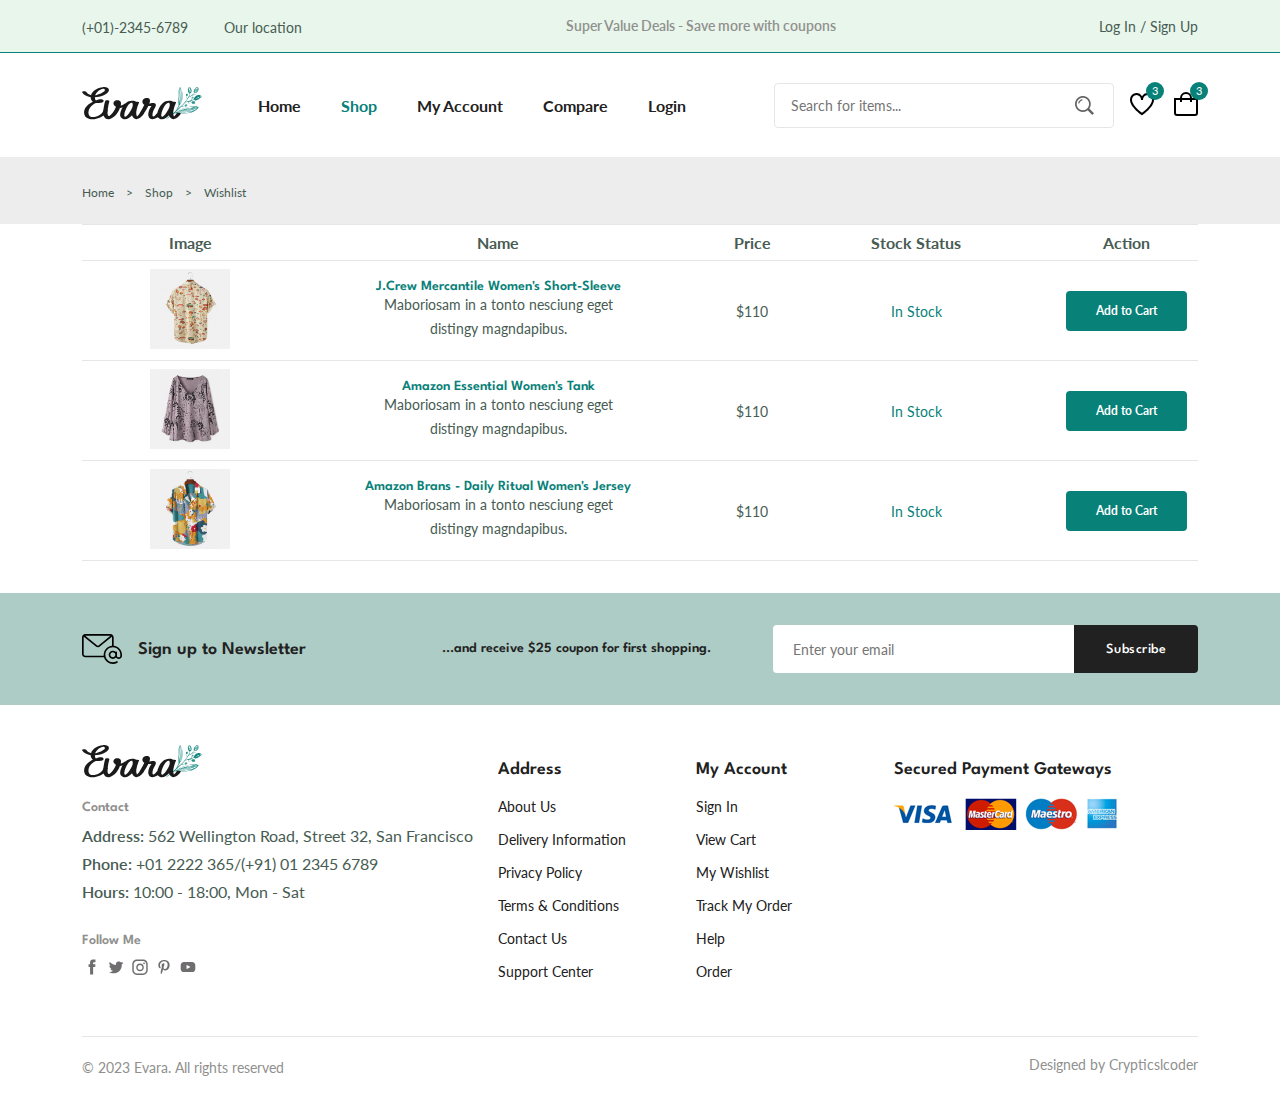
<file: wishlist.html>
<!DOCTYPE html>
<html lang="en">
	<head>
		<meta charset="UTF-8" />
		<meta name="viewport" content="width=device-width, initial-scale=1.0" />

		<!--=============== FLATICON ===============-->
		<link
			rel="stylesheet"
			href="https://cdn-uicons.flaticon.com/2.6.0/uicons-regular-straight/css/uicons-regular-straight.css"
		/>

		<!--=============== SWIPER CSS ===============-->
		<link
			rel="stylesheet"
			href="https://cdn.jsdelivr.net/npm/swiper@11/swiper-bundle.min.css"
		/>

		<!--=============== CSS ===============-->
		<link rel="stylesheet" href="assets/css/styles.css" />

		<title>Ecommerce Website</title>
	</head>
	<body>
		<!--=============== HEADER ===============-->
		<header class="header">
			<div class="header__top">
				<div class="header__container container">
					<div class="header__contact">
						<span>(+01)-2345-6789</span>
						<span>Our location</span>
					</div>
					<p class="header__alert-news">
						Super Value Deals - Save more with coupons
					</p>
					<a class="header__top-action" href="login-register.html"
						>Log In / Sign Up
					</a>
				</div>
			</div>
			<nav class="nav container">
				<a class="nav__logo" href="index.html">
					<img class="nav__logo-img" src="assets/img/logo.svg" alt="Logo" />
				</a>
				<div id="nav__menu" class="nav__menu">
					<ul class="nav__list">
						<li class="nav__item">
							<a class="nav__link" href="index.html">Home</a>
						</li>
						<li class="nav__item">
							<a class="nav__link active-link" href="shop.html">Shop</a>
						</li>
						<li class="nav__item">
							<a class="nav__link" href="accounts.html">My Account</a>
						</li>
						<li class="nav__item">
							<a class="nav__link" href="compare.html">Compare</a>
						</li>
						<li class="nav__item">
							<a class="nav__link" href="login-register.html">Login</a>
						</li>
					</ul>
					<div class="header__search">
						<input
							class="form__input"
							placeholder="Search for items..."
							type="text"
						/>
						<button class="search__btn">
							<img src="assets/img/search.png" alt="Search-ico" />
						</button>
					</div>
				</div>
				<div class="header__user-actions">
					<a class="header__action-btn" href="wishlist.html">
						<img src="assets/img/icon-heart.svg" alt="Heart-ico" />
						<span class="count">3</span>
					</a>
					<a class="header__action-btn" href="cart.html">
						<img src="assets/img/icon-cart.svg" alt="Cart-ico" />
						<span class="count">3</span>
					</a>
				</div>
			</nav>
		</header>

		<!--=============== MAIN ===============-->
		<main class="main">
			<!--=============== BREADCRUMB ===============-->
			<section class="breadcrumb">
				<ul class="breadcrumb__list flex container">
					<li><a class="breadcrumb__link" href="index.html">Home</a></li>
					<li><span class="breadcrumb__link">></span></li>
					<li><span class="breadcrumb__link">Shop</span></li>
					<li><span class="breadcrumb__link">></span></li>
					<li><span class="breadcrumb__link">Wishlist</span></li>
				</ul>
			</section>
			<!--=============== WISHLIST ===============-->
			<section class="wishlist section-lg container">
				<div class="table__container">
					<table class="table">
						<tr>
							<th>Image</th>
							<th>Name</th>
							<th>Price</th>
							<th>Stock Status</th>
							<th>Action</th>
							<th>Remove</th>
						</tr>
						<tr>
							<td>
								<img
									class="table__img"
									src="assets/img/product-1-2.jpg"
									alt="Product-img"
								/>
							</td>
							<td>
								<h3 class="table__title">
									J.Crew Mercantile Women's Short-Sleeve
								</h3>
								<p class="table__description">
									Maboriosam in a tonto nesciung eget distingy magndapibus.
								</p>
							</td>
							<td><span class="table__price">$110</span></td>
							<td><span class="table__stock">In Stock</span></td>
							<td><a class="btn btn btn--sm" href="">Add to Cart</a></td>
							<td><i class="fi fi-rs-trash table__trash"></i></td>
						</tr>
						<tr>
							<td>
								<img
									class="table__img"
									src="assets/img/product-7-1.jpg"
									alt="Product-img"
								/>
							</td>
							<td>
								<h3 class="table__title">Amazon Essential Women's Tank</h3>
								<p class="table__description">
									Maboriosam in a tonto nesciung eget distingy magndapibus.
								</p>
							</td>
							<td><span class="table__price">$110</span></td>
							<td><span class="table__stock">In Stock</span></td>
							<td><a class="btn btn btn--sm" href="">Add to Cart</a></td>
							<td><i class="fi fi-rs-trash table__trash"></i></td>
						</tr>
						<tr>
							<td>
								<img
									class="table__img"
									src="assets/img/product-2-1.jpg"
									alt="Product-img"
								/>
							</td>
							<td>
								<h3 class="table__title">
									Amazon Brans - Daily Ritual Women's Jersey
								</h3>
								<p class="table__description">
									Maboriosam in a tonto nesciung eget distingy magndapibus.
								</p>
							</td>
							<td><span class="table__price">$110</span></td>
							<td><span class="table__stock">In Stock</span></td>
							<td><a class="btn btn btn--sm" href="">Add to Cart</a></td>
							<td><i class="fi fi-rs-trash table__trash"></i></td>
						</tr>
					</table>
				</div>
			</section>

			<!--=============== NEWSLETTER ===============-->
			<section class="newsletter section">
				<div class="newsletter__container container grid">
					<h3 class="newsletter__title flex">
						<img
							class="newsletter__icon"
							src="assets/img/icon-email.svg"
							alt="Email-ico"
						/>
						Sign up to Newsletter
					</h3>
					<p class="newsletter__description">
						...and receive $25 coupon for first shopping.
					</p>
					<form class="newsletter__form" action="">
						<input
							class="newsletter__input"
							type="text"
							placeholder="Enter your email"
						/>
						<button class="newsletter__btn" type="submit">Subscribe</button>
					</form>
				</div>
			</section>
		</main>

		<!--=============== FOOTER ===============-->
		<footer class="footer container">
			<div class="footer__container grid">
				<div class="footer__content">
					<a class="footer__logo" href="index.html">
						<img
							class="footer__logo-img"
							src="assets/img/logo.svg"
							alt="Logo"
						/>
					</a>
					<h4 class="footer__subtitle">Contact</h4>
					<p class="footer__description">
						<span>Address:</span> 562 Wellington Road, Street 32, San Francisco
					</p>
					<p class="footer__description">
						<span>Phone:</span> +01 2222 365/(+91) 01 2345 6789
					</p>
					<p class="footer__description">
						<span>Hours:</span> 10:00 - 18:00, Mon - Sat
					</p>
					<div class="footer__social">
						<h4 class="footer__subtitle">Follow Me</h4>
						<div class="footer__social-links flex">
							<a href="#!">
								<img
									class="footer__social-icon"
									src="assets/img/icon-facebook.svg"
									alt="Facebook-ico"
								/>
							</a>
							<a href="#!">
								<img
									class="footer__social-icon"
									src="assets/img/icon-twitter.svg"
									alt="Facebook-ico"
								/>
							</a>
							<a href="#!">
								<img
									class="footer__social-icon"
									src="assets/img/icon-instagram.svg"
									alt="Facebook-ico"
								/>
							</a>
							<a href="#!">
								<img
									class="footer__social-icon"
									src="assets/img/icon-pinterest.svg"
									alt="Facebook-ico"
								/>
							</a>
							<a href="#!">
								<img
									class="footer__social-icon"
									src="assets/img/icon-youtube.svg"
									alt="Facebook-ico"
								/>
							</a>
						</div>
					</div>
				</div>
				<div class="footer__content">
					<h3 class="footer__title">Address</h3>
					<ul class="footer__links">
						<li><a class="footer__link" href="">About Us</a></li>
						<li><a class="footer__link" href="">Delivery Information</a></li>
						<li><a class="footer__link" href="">Privacy Policy</a></li>
						<li><a class="footer__link" href="">Terms & Conditions</a></li>
						<li><a class="footer__link" href="">Contact Us</a></li>
						<li><a class="footer__link" href="">Support Center</a></li>
					</ul>
				</div>
				<div class="footer__content">
					<h3 class="footer__title">My Account</h3>
					<ul class="footer__links">
						<li><a class="footer__link" href="">Sign In</a></li>
						<li><a class="footer__link" href="">View Cart</a></li>
						<li><a class="footer__link" href="">My Wishlist</a></li>
						<li><a class="footer__link" href="">Track My Order</a></li>
						<li><a class="footer__link" href="">Help</a></li>
						<li><a class="footer__link" href="">Order</a></li>
					</ul>
				</div>
				<div class="footer__content">
					<h3 class="footer__title">Secured Payment Gateways</h3>
					<img
						class="payment__img"
						src="assets/img/payment-method.png"
						alt="Payment-img"
					/>
				</div>
			</div>
			<div class="footer__bottom">
				<p class="copyright">&copy; 2023 Evara. All rights reserved</p>
				<span class="designer">Designed by Crypticslcoder</span>
			</div>
		</footer>

		<script src="https://cdn.jsdelivr.net/npm/swiper@11/swiper-bundle.min.js"></script>
		<script src="assets/js/main.js"></script>
	</body>
</html>
</file>
<file: assets/css/styles.css>
/*=============== GOOGLE FONTS ===============*/
@import url('https://fonts.googleapis.com/css2?family=Lato:wght@400;700&family=Spartan:wght@400;500;600;700&display=swap');

/*=============== VARIABLES CSS ===============*/
:root {
	--header-height: 4rem;

	/*========== Colors ==========*/
	/* Color mode HSL(hue, saturation, lightness) */
	--first-color: hsl(176, 88%, 27%);
	--first-color-alt: hsl(129, 44%, 94%);
	--second-color: hsl(34, 94%, 87%);
	--title-color: hsl(0, 0%, 13%);
	--text-color: hsl(154, 13%, 32%);
	--text-color-light: hsl(60, 1%, 56%);
	--body-color: hsl(0, 0%, 100%);
	--container-color: hsl(0, 0%, 93%);
	--border-color: hsl(129, 36%, 85%);
	--border-color-alt: hsl(113, 15%, 90%);

	/*========== Font and typography ==========*/
	/* .5rem = 8px | 1rem = 16px ... */
	--body-font: 'Lato', sans-serif;
	--second-font: 'Spartan', sans-serif;
	--big-font-size: 3.5rem;
	--h1-font-size: 2.75rem;
	--h2-font-size: 2rem;
	--h3-font-size: 1.75rem;
	--h4-font-size: 1.375rem;
	--large-font-size: 1.125rem;
	--normal-font-size: 1rem;
	--small-font-size: 0.875rem;
	--smaller-font-size: 0.75rem;
	--tiny-font-size: 0.6875rem;

	/*========== Font weight ==========*/
	--weight-400: 400;
	--weight-500: 500;
	--weight-600: 600;
	--weight-700: 700;

	/*========== Transition ==========*/
	--transition: cubic-bezier(0, 0, 0.05, 1);
}

/* Responsive typography */
@media screen and (max-width: 1200px) {
	:root {
		--big-font-size: 2.25rem;
		--h1-font-size: 2rem;
		--h2-font-size: 1.375rem;
		--h3-font-size: 1.25rem;
		--h4-font-size: 1.125rem;
		--large-font-size: 1rem;
		--normal-font-size: 0.9375rem;
		--small-font-size: 0.8125rem;
		--smaller-font-size: 0.6875rem;
		--tiny-font-size: 0.625rem;
	}
}

/*=============== BASE ===============*/
* {
	margin: 0;
	padding: 0;
	box-sizing: border-box;
}

input,
textarea,
body {
	color: var(--text-color);
	font-family: var(--body-font);
	font-size: var(--normal-font-size);
	font-weight: var(--weight-400);
}

body {
	background-color: var(--body-color);
}

h1,
h2,
h3,
h4 {
	font-family: var(--second-font);
	color: var(--title-color);
	font-weight: var(--weight-600);
}

ul {
	list-style: none;
}

a {
	text-decoration: none;
}

p {
	line-height: 1.5rem;
}

img {
	max-width: 100%;
}

button,
textarea,
input {
	background-color: transparent;
	border: none;
	outline: none;
}

table {
	width: 100%;
	border-collapse: collapse;
}

/*=============== REUSABLE CSS CLASSES ===============*/
.container {
	max-width: 1320px;
	margin-inline: auto;
	padding-inline: 0.75rem;
}

.grid {
	display: grid;
	gap: 1.5rem;
}

.section {
	padding-block: 2rem;
}

.section--lg {
	padding-block: 4rem;
}

.section__title {
	font-size: var(--h4-font-size);
	margin-bottom: 1.5rem;
}

.section__title span {
	color: var(--first-color);
}

.form__input {
	border: 1px solid var(--border-color-alt);
	padding-inline: 1rem;
	height: 45px;
	border-radius: 0.25rem;
	font-size: var(--small-font-size);
}

.new__price {
	color: var(--first-color);
	font-weight: var(--weight-600);
}

.old__price {
	color: var(--text-color-light);
	font-size: var(--small-font-size);
	text-decoration: line-through;
}

.form {
	row-gap: 1rem;
}

.form__group {
	grid-template-columns: repeat(2, 1fr);
	gap: 1rem;
}

.textarea {
	height: 200px;
	padding-block: 1rem;
	resize: none;
}

/*=============== HEADER & NAV ===============*/
.header__top {
	background-color: var(--first-color-alt);
	border-bottom: 1px solid var(--first-color);
	padding-block: 0.875rem;
}

.header__container {
	display: flex;
	align-items: center;
	justify-content: space-between;
}

.header__contact span:first-child {
	margin-right: 2rem;
}

.header__contact span,
.header__alert-news,
.header__top-action {
	font-size: var(--small-font-size);
}

.header__alert-news {
	color: var(--text-color-light);
	font-weight: var(--weight-600);
}

.header__top-action {
	color: var(--text-color);
}

.nav,
.nav__menu,
.nav__list,
.header__user-actions {
	display: flex;
	align-items: center;
}

.nav {
	height: calc(var(--header-height) + 2.5rem);
	justify-content: space-between;
	column-gap: 1rem;
}

.nav__logo-img {
	width: 120px;
}

.nav__menu {
	flex-grow: 1;
	margin-left: 2.5rem;
}

.nav__list {
	column-gap: 2.5rem;
	margin-right: auto;
}

.nav__link {
	color: var(--title-color);
	font-weight: var(--weight-700);
	transition: all 0.2s var(--transition);
}

.header__search {
	width: 340px;
	position: relative;
}

.header__search .form__input {
	width: 100%;
}

.search__btn {
	position: absolute;
	top: 24%;
	right: 1.25rem;
	cursor: pointer;
}

.header__user-actions {
	column-gap: 1.25rem;
}

.header__action-btn {
	position: relative;
}

.header__action-btn img {
	width: 24px;
}

.header__action-btn .count {
	position: absolute;
	top: -0.625rem;
	right: -0.625rem;
	background-color: var(--first-color);
	color: var(--body-color);
	height: 18px;
	width: 18px;
	line-height: 18px;
	border-radius: 50%;
	text-align: center;
	font-size: var(--tiny-font-size);
}

.nav__menu-top,
.nav__toggle {
	display: none;
}

/* Active link */
.active-link,
.nav__link:hover {
	color: var(--first-color);
}

/*=============== HOME ===============*/
.home__container {
	grid-template-columns: 5fr 7fr;
	align-items: center;
}

.home__subtitle,
.home__description {
	font-size: var(--large-font-size);
}

.home__subtitle {
	font-family: var(--second-font);
	font-weight: var(--weight-600);
	margin-bottom: 1rem;
	display: block;
}

.home__title {
	font-size: var(--h1-font-size);
	font-weight: var(--weight-700);
	line-height: 1.4;
}

.home__title span {
	color: var(--first-color);
	font-size: var(--big-font-size);
}

.home__description {
	margin-block: 0.5rem 2rem;
}

.home__img {
	justify-self: flex-end;
}

/*=============== BUTTONS ===============*/
.btn {
	display: inline-block;
	background-color: var(--first-color);
	border: 2px solid var(--first-color);
	color: var(--body-color);
	padding-inline: 1.75rem;
	height: 49px;
	line-height: 49px;
	border-radius: 0.25rem;
	font-family: var(--second-font);
	font-size: var(--smaller-font-size);
	font-weight: var(--weight-700);
	transition: all 0.4s var(--transition);
}

.btn:hover {
	background-color: transparent;
	color: var(--first-color);
}

.btn--md,
.btn--sm {
	font-family: var(--body-font);
}

.btn--md {
	height: 45px;
	line-height: 42px;
}

.btn--sm {
	height: 40px;
	line-height: 36px;
}

.flex {
	display: flex;
	align-items: center;
	column-gap: 0.5rem;
}

/*=============== CATEGORIES ===============*/
.categories {
	overflow: hidden;
}

.category__item {
	text-align: center;
	border: 1px solid var(--border-color);
	padding: 0.625rem 0.625rem 1.25rem;
	border-radius: 1.2rem;
}

.category__img {
	border-radius: 0.75rem;
	margin-bottom: 1.25rem;
}

.category__title {
	color: var(--text-color);
	font-size: var(--small-font-size);
}

/* Swiper class */
.swiper {
	overflow: initial;
}

.swiper-button-next::after,
.swiper-button-prev::after {
	content: '';
}

.swiper-button-next,
.swiper-button-prev {
	top: -1.875rem;
	background-color: var(--first-color-alt);
	border: 1px solid var(--border-color);
	width: 30px;
	height: 30px;
	border-radius: 50%;
	color: var(--first-color);
	font-size: var(--tiny-font-size);
}

.swiper-button-prev {
	left: initial;
	right: 2.5rem;
}

.swiper-button-next {
	right: 0;
}

/*=============== PRODUCTS ===============*/
.tab__btns {
	display: flex;
	flex-wrap: wrap;
	gap: 0.75rem;
	margin-bottom: 2rem;
}

.tab__btn {
	background-color: var(--container-color);
	color: var(--title-color);
	padding: 1rem 1.25rem 0.875rem;
	border-radius: 0.25rem;
	font-family: var(--second-font);
	font-size: var(--small-font-size);
	font-weight: var(--weight-600);
	cursor: pointer;
}

.products__container {
	grid-template-columns: repeat(4, 1fr);
}

.product__item {
	border: 1px solid var(--border-color);
	border-radius: 1.5rem;
	transition: all 0.2s var(--transition);
}

.product__banner {
	padding: 0.625rem 0.75rem 0.75rem;
}

.product__banner,
.product__images {
	position: relative;
}

.product__images {
	display: block;
	overflow: hidden;
	border-radius: 1.25rem;
}

.product__img {
	vertical-align: middle;
	transition: all 1.5s var(--transition);
}

.product__item:hover .product__img {
	transform: scale(1.1);
}

.product__img.hover {
	position: absolute;
	top: 0;
	left: 0;
}

.product__actions {
	position: absolute;
	top: 50%;
	left: 50%;
	transform: translate(-50%, -50%);
	display: flex;
	column-gap: 0.5rem;
	transition: all 0.2s var(--transition);
}

.action__btn {
	width: 40px;
	height: 40px;
	line-height: 42px;
	text-align: center;
	border-radius: 50%;
	background-color: var(--first-color-alt);
	border: 1px solid var(--border-color);
	color: var(--text-color);
	font-size: var(--small-font-size);
	position: relative;
}

.action__btn::before,
.action__btn::after {
	position: absolute;
	left: 50%;
	transform: translateX(-50%);
	transition: all 0.3s cubic-bezier(0.71, 1.7, 0.77, 1.24);
}

.action__btn::before {
	content: '';
	top: -2px;
	border: 0.5rem solid transparent;
	border-top-color: var(--first-color);
}

.action__btn::after {
	content: attr(aria-label);
	bottom: 100%;
	background-color: var(--first-color);
	color: var(--body-color);
	font-size: var(--tiny-font-size);
	white-space: nowrap;
	padding-inline: 0.625rem;
	border-radius: 0.25rem;
	line-height: 2.58;
}

.product__badge {
	position: absolute;
	left: 1.2rem;
	top: 1.25rem;
	background-color: var(--first-color);
	color: var(--body-color);
	padding: 0.25rem 0.625rem;
	border-radius: 2.5rem;
	font-size: var(--tiny-font-size);
}

.product__badge.light-pink {
	background-color: hsl(341, 100%, 73%);
}

.product__badge.light-green {
	background-color: hsl(155, 20%, 37%);
}

.product__badge.light-orange {
	background-color: hsl(24, 100%, 73%);
}

.product__badge.light-blue {
	background-color: hsl(202, 53%, 76%);
}

.product__content {
	padding: 0 1.25rem 1.125rem;
	position: relative;
}

.product__category {
	color: var(--text-color-light);
	font-size: var(--smaller-font-size);
}

.product__title {
	font-size: var(--normal-font-size);
	margin-block: 0.75rem 0.5rem;
}

.product__rating {
	color: hsl(42, 100%, 50%);
	font-size: var(--smaller-font-size);
	margin-bottom: 0.75rem;
}

.product__price .new__price {
	font-size: var(--large-font-size);
}

.cart__btn {
	position: absolute;
	bottom: 1.6rem;
	right: 1.25rem;
}

/* Active Tab */
.tab__btn.active-tab {
	color: var(--first-color);
	background-color: var(--second-color);
}

.tab__item:not(.active-tab) {
	display: none;
}

/* Product Hover */
.product__img.hover,
.product__actions,
.action__btn::before,
.action__btn::after,
.product__item:hover .product__img.default {
	opacity: 0;
}

.product__item:hover {
	box-shadow: 0 0 10px hsla(0, 0%, 0%, 0.1);
}

.product__item:hover .product__img.hover,
.product__item:hover .product__actions,
.action__btn:hover::before,
.action__btn:hover::after {
	opacity: 1;
}

.action__btn:hover::before,
.action__btn:hover::after {
	transform: translateX(-50%) translateY(-0.5rem);
}

.action__btn:hover {
	background-color: var(--first-color);
	border-color: var(--first-color);
	color: var(--body-color);
}

/*=============== DEALS ===============*/
.deals__container {
	grid-template-columns: repeat(2, 1fr);
}

.deals__item:nth-child(1) {
	background-image: url(../img/deals-1.jpg);
}

.deals__item:nth-child(2) {
	background-image: url(../img/deals-2.png);
}

.deals__item {
	padding: 3rem;
	background-size: cover;
	background-position: center;
	display: flex;
	flex-direction: column;
	row-gap: 1.5rem;
}

.deals__brand {
	color: var(--first-color);
	font-size: var(--h3-font-size);
	margin-bottom: 0.25rem;
}

.deals__category {
	font-family: var(--second-font);
	font-size: var(--small-font-size);
}

.deals__title {
	max-width: 240px;
	font-size: var(--large-font-size);
	font-weight: var(--weight-400);
	line-height: 1.3;
}

.deals__price .new__price,
.deals__price .old__price {
	font-size: var(--large-font-size);
}

.deals__price .new__price {
	color: hsl(352, 100%, 60%);
}

.deals__countdown-text {
	margin-bottom: 0.25rem;
}

.countdown {
	display: flex;
	column-gap: 1.5rem;
}

.countdown__amount {
	position: relative;
}

.countdown__amount::after {
	content: ':';
	color: var(--title-color);
	font-size: var(--large-font-size);
	position: absolute;
	right: -25%;
	top: 20%;
}

.countdown__period {
	background-color: var(--first-color);
	color: var(--body-color);
	width: 60px;
	height: 50px;
	line-height: 50px;
	text-align: center;
	border-radius: 0.25rem;
	font-size: var(--large-font-size);
	font-weight: var(--weight-600);
	margin-bottom: 0.5rem;
}

.unit {
	font-size: var(--small-font-size);
	text-align: center;
	display: block;
}

.deals__btn .btn {
	background-color: transparent;
	color: var(--first-color);
}

/*=============== NEW ARRIVALS ===============*/
.new__arrivals {
	overflow: hidden;
}

/*=============== SHOWCASE ===============*/
.showcase__container {
	grid-template-columns: repeat(4, 1fr);
}

.showcase__wrapper .section__title {
	font-size: var(--normal-font-size);
	border-bottom: 1px solid var(--border-color-alt);
	padding-bottom: 0.75rem;
	margin-bottom: 2rem;
	position: relative;
}

.showcase__wrapper .section__title::before {
	content: '';
	position: absolute;
	left: 0;
	bottom: -1.3px;
	width: 50px;
	height: 2px;
	background-color: var(--first-color);
}

.showcase__item {
	display: flex;
	align-items: center;
	column-gap: 1.5rem;
}

.showcase__item:not(:last-child) {
	margin-bottom: 1.5rem;
}

.showcase__img {
	width: 86px;
}

.showcase__content {
	width: calc(100% - 110px);
}

.showcase__title {
	font-size: var(--small-font-size);
	font-weight: var(--weight-500);
	white-space: nowrap;
	overflow: hidden;
	text-overflow: ellipsis;
	margin-bottom: 0.5rem;
}

/*=============== NEWSLETTER ===============*/
.newsletter {
	background-color: hsl(166, 23%, 74%);
}

.home__newsletter {
	margin-top: 2rem;
}

.newsletter__container {
	grid-template-columns: repeat(2, 3.5fr) 5fr;
	align-items: center;
	column-gap: 3rem;
}

.newsletter__title {
	column-gap: 1rem;
	font-size: var(--large-font-size);
}

.newsletter__icon {
	width: 40px;
}

.newsletter__description {
	color: var(--title-color);
	font-family: var(--second-font);
	font-size: var(--small-font-size);
	font-weight: var(--weight-600);
	text-align: center;
}

.newsletter__form {
	display: flex;
}

.newsletter__input,
.newsletter__btn {
	font-size: var(--small-font-size);
}

.newsletter__input {
	background-color: var(--body-color);
	padding-inline: 1.25rem;
	width: 100%;
	height: 48px;
	border-radius: 0.25rem 0 0 0.25rem;
}

.newsletter__btn {
	background-color: var(--title-color);
	color: var(--body-color);
	padding-inline: 2rem;
	border-radius: 0 0.25rem 0.25rem 0;
	font-family: var(--second-font);
	font-weight: var(--weight-500);
	letter-spacing: 0.5px;
	cursor: pointer;
	transition: all 0.3s var(--transition);
}

.newsletter__btn:hover {
	background-color: var(--first-color);
}

/*=============== FOOTER ===============*/
.footer__container {
	grid-template-columns: 4.5fr repeat(2, 2fr) 3.5fr;
	padding-block: 2.5rem;
}

.footer__logo-img {
	width: 120px;
}

.footer__subtitle {
	color: var(--text-color-light);
	font-size: var(--small-font-size);
	margin-block: 1.25rem 0.625rem;
}

.footer__description {
	margin-bottom: 0.25rem;
}

.footer__description span {
	font-weight: var(--weight-600);
}

.footer__social .footer__subtitle {
	margin-top: 1.875rem;
}

.footer__social-links {
	column-gap: 0.25rem;
}

.footer__social-icon {
	width: 20px;
	opacity: 0.7;
}

.footer__title {
	font-size: var(--large-font-size);
	margin-block: 1rem 1.25rem;
}

.footer__link {
	color: var(--title-color);
	font-size: var(--small-font-size);
	margin-bottom: 1rem;
	display: block;
	transition: all 0.3s var(--transition);
}

.footer__link:hover {
	color: var(--first-color);
	margin-left: 0.25rem;
}

.footer__bottom {
	display: flex;
	justify-content: space-between;
	padding-block: 1.2rem;
	border-top: 1px solid var(--border-color-alt);
}

.copyright,
.designer {
	color: var(--text-color-light);
	font-size: var(--small-font-size);
}

/*=============== BREADCRUMBS ===============*/
.breadcrumb {
	background-color: var(--container-color);
	padding-block: 1.5rem;
}

.breadcrumb__list {
	column-gap: 0.75rem;
}

.breadcrumb__link {
	color: var(--text-color);
	font-size: var(--smaller-font-size);
}

/*=============== SHOP ===============*/
.total__products {
	margin-bottom: 2.5rem;
}

.total__products span {
	color: var(--first-color);
	font-weight: var(--weight-600);
}

.pagination {
	display: flex;
	column-gap: 0.625rem;
	margin-top: 2.75rem;
}

.pagination__link {
	display: inline-block;
	width: 34px;
	height: 34px;
	line-height: 34px;
	text-align: center;
	border-radius: 0.25rem;
	color: var(--text-color);
	font-size: var(--small-font-size);
	font-weight: var(--weight-700);
	transition: all 0.15s var(--transition);
}

.pagination__link.active,
.pagination__link:hover {
	background-color: var(--first-color);
	color: var(--body-color);
}

.pagination__link.icon {
	border-top-right-radius: 50%;
	border-bottom-right-radius: 50%;
}

/*=============== DETAILS ===============*/
.details__container {
	grid-template-columns: 5.5fr 6.5fr;
}

.details__img {
	margin-bottom: 0.5rem;
}

.details__small-images {
	grid-template-columns: repeat(4, 1fr);
	column-gap: 0.62rem;
}

.details__small-img {
	cursor: pointer;
}

.details__title {
	font-size: var(--h2-font-size);
}

.details__brand {
	font-size: var(--small-font-size);
	margin-block: 1rem;
}

.details__brand span {
	color: var(--first-color);
}

.details__price {
	border-top: 1px solid var(--border-color-alt);
	border-bottom: 1px solid var(--border-color-alt);
	padding-block: 1rem;
	column-gap: 1rem;
}

.details__price .new__price {
	font-size: var(--h2-font-size);
}

.details__price .old__price {
	font-size: var(--normal-font-size);
	font-weight: var(--weight-500);
}

.short__description {
	margin-block: 1rem 2rem;
}

.list__item,
.meta__list {
	font-size: var(--small-font-size);
	margin-bottom: 0.75rem;
}

.details__color,
.details__size {
	column-gap: 0.75rem;
}

.details__color {
	margin-block: 2rem 1.5rem;
}

.details__size {
	margin-bottom: 2.5rem;
}

.details__color-title,
.details__size-title {
	font-size: var(--small-font-size);
	font-weight: var(--weight-600);
}

.color__list,
.size__list {
	display: flex;
	column-gap: 0.25rem;
}

.color__link {
	width: 26px;
	height: 26px;
	border-radius: 50%;
	display: block;
}

.size__link {
	border: 1px solid var(--border-color-alt);
	padding: 0.375rem 0.75rem 0.5rem;
	color: var(--text-color);
	font-size: var(--small-font-size);
}

.size-active {
	background-color: var(--first-color);
	color: var(--body-color);
}

.details__action {
	display: flex;
	column-gap: 0.375rem;
	margin-bottom: 3.25rem;
}

.quantity,
.details__action-btn {
	border: 1px solid var(--border-color-alt);
	font-size: var(--small-font-size);
}

.quantity {
	max-width: 80px;
	padding-block: 0.5rem;
	padding-inline: 1rem 0.5rem;
	border-radius: 0.25rem;
}

.details__action-btn {
	color: var(--text-color);
	line-height: 40px;
	padding-inline: 0.75rem;
}

.details__meta {
	border-top: 1px solid var(--border-color-alt);
	padding-top: 1rem;
}

/*=============== DETAILS INFO & REVIEWS ===============*/
.detail__tabs {
	display: flex;
	column-gap: 1.75rem;
	margin-bottom: 3rem;
}

.detail__tab {
	font-family: var(--second-font);
	font-size: var(--large-font-size);
	font-weight: var(--weight-600);
	cursor: pointer;
}

.detail__tab.active-tab {
	color: var(--first-color);
}

.details__tab-content:not(.active-tab) {
	display: none;
}

.info__table tr th,
.info__table tr td {
	border: 1px solid var(--border-color-alt);
	padding: 0.625rem 1.25rem;
}

.info__table tr th {
	font-weight: var(--weight-500);
	text-align: left;
}

.info__table tr td {
	color: var(--text-color-light);
}

.reviews__container {
	padding-bottom: 3rem;
	row-gap: 1.25rem;
}

.review__single {
	border-bottom: 1px solid var(--border-color-alt);
	padding-bottom: 1.25rem;
	display: flex;
	align-items: flex-start;
	column-gap: 1.5rem;
}

.review__single:last-child {
	padding-bottom: 3rem;
}

.review__img {
	width: 70px;
	border-radius: 50%;
	margin-bottom: 0.5rem;
}

.review__title {
	font-size: var(--tiny-font-size);
}

.review__data {
	width: calc(100% - 94px);
}

.review__description {
	margin-bottom: 0.5rem;
}

.review__rating {
	color: hsl(42, 100%, 50%);
	margin-bottom: 0.25rem;
}

.review__rating,
.review__date {
	font-size: var(--small-font-size);
}

.review__form-title {
	font-size: var(--large-font-size);
	margin-bottom: 1rem;
}

.rate__product {
	margin-bottom: 2rem;
}

/*=============== CART ===============*/
.table__container {
	overflow-x: auto;
}

.table {
	table-layout: fixed;
	margin-bottom: 2rem;
}

.table tr {
	border-top: 1px solid var(--border-color-alt);
}

.table tr:last-child {
	border-bottom: 1px solid var(--border-color-alt);
}

.table tr th:nth-child(1),
.table tr td:nth-child(1) {
	width: 216px;
}

.table tr th:nth-child(2),
.table tr td:nth-child(2) {
	width: 400px;
}

.table tr th:nth-child(3),
.table tr td:nth-child(3) {
	width: 108px;
}

.table tr th:nth-child(4),
.table tr td:nth-child(4) {
	width: 220px;
}

.table tr th:nth-child(5),
.table tr td:nth-child(5) {
	width: 200px;
}

.table tr th:nth-child(6),
.table tr td:nth-child(6) {
	width: 152px;
}

.table__img {
	width: 80px;
}

.table tr th,
.table tr td {
	padding: 0.5rem;
	text-align: center;
}

.table__title,
.table__description,
.table__price,
.table__subtotal,
.table__trash,
.table__stock {
	font-size: var(--small-font-size);
}

.table__title,
.table__stock {
	color: var(--first-color);
}

.table__description {
	max-width: 250px;
	margin-bottom: auto;
	margin: 0 auto;
}

.table__trash {
	color: var(--text-color-light);
}

.cart__actions {
	display: flex;
	justify-content: flex-end;
	flex-wrap: wrap;
	gap: 0.75rem;
	margin-top: 1.5rem;
}

.divider {
	position: relative;
	text-align: center;
	margin-bottom: 3rem;
}

.divider::before {
	content: '';
	position: absolute;
	top: 50%;
	left: 0;
	width: 100%;
	border-top: 2px solid var(--border-color-alt);
}

.divider i {
	color: var(--text-color-light);
	background-color: var(--body-color);
	font-size: 1.25rem;
	padding-inline: 1.25rem;
	position: relative;
	z-index: 10;
}

.cart__group {
	grid-template-columns: repeat(2, 1fr);
	align-items: flex-start;
}

.cart__shipping .section__title,
.cart__coupon .section__title,
.cart__total .section__title {
	font-size: var(--large-font-size);
	margin-bottom: 1rem;
}

.cart__coupon {
	margin-top: 3rem;
}

.coupon__form .form__group {
	align-items: center;
}

.cart__total {
	border: 1px solid var(--border-color-alt);
	border-radius: 0.25rem;
	padding: 1.75rem;
}

.cart__total-table {
	margin-bottom: 1rem;
}

.cart__total-table tr td {
	border: 1px solid var(--border-color-alt);
	padding: 0.75rem 0.5rem;
	width: 50%;
}

.cart__total-title {
	font-size: var(--small-font-size);
}

.cart__total-price {
	color: var(--first-color);
	font-weight: var(--weight-700);
}

.cart__total .btn {
	display: inline-flex;
}

/*=============== CART OTHERS ===============*/

/*=============== WISHLIST ===============*/

/*=============== CHECKOUT ===============*/
.checkout__container {
	grid-template-columns: repeat(2, 1fr);
}

.checkout__group:nth-child(2) {
	border: 1px solid var(--border-color-alt);
	padding: 2rem;
	border-radius: 0.5rem;
}

.checkout__group .section__title {
	font-size: var(--large-font-size);
}

.checkout__title {
	font-size: var(--small-font-size);
}

.order__table tr th,
.order__table tr td {
	border: 1px solid var(--border-color-alt);
	padding: 0.5rem;
	text-align: center;
}

.order__table tr th {
	color: var(--title-color);
	font-size: var(--small-font-size);
}

.order__img {
	width: 80px;
}

.table__quantity,
.order__subtitle {
	font-size: var(--small-font-size);
}

.order__grand-total {
	color: var(--first-color);
	font-size: var(--large-font-size);
	font-weight: var(--weight-700);
}

.payment__methods {
	margin-block: 2.5rem 2.75rem;
}

.payment__title {
	margin-bottom: 1.5rem;
}

.payment__option {
	margin-bottom: 1rem;
}

.payment__input {
	accent-color: var(--first-color);
}

.payment__label {
	font-size: var(--small-font-size);
}

/*=============== COMPARE ===============*/
.compare__table tr th,
.compare__table tr td {
	padding: 0.5rem;
	border: 1px solid var(--border-color-alt);
}

.compare__table tr th {
	color: var(--text-color-light);
	font-size: var(--small-font-size);
}

.compare__table tr td {
	text-align: center;
}

.compare__colors {
	justify-content: center;
}

.table__weight,
.table__dimension {
	font-size: var(--small-font-size);
}

/*=============== LOGIN & REGISTER ===============*/
.login-register__container {
	grid-template-columns: repeat(2, 1fr);
	align-items: flex-start;
}

.login,
.register {
	border: 1px solid var(--border-color-alt);
	padding: 2rem;
	border-radius: 0.5rem;
}

/*=============== ACCOUNTS ===============*/
.accounts__container {
	grid-template-columns: 4fr 8fr;
}

.account__tabs {
	border: 1px solid var(--border-color-alt);
	border-radius: 0.25rem;
}

.account__tab {
	padding: 1rem 2rem;
	color: var(--title-color);
	font-size: var(--small-font-size);
	display: flex;
	align-items: center;
	column-gap: 0.625rem;
	cursor: pointer;
}

.account__tab.active-tab {
	background-color: var(--first-color);
	color: var(--body-color);
}

.account__tab:not(:last-child) {
	border-bottom: 1px solid var(--border-color-alt);
}

.tab__content:not(.active-tab) {
	display: none;
}

.tab__content {
	border: 1px solid var(--border-color-alt);
}

.tab__header {
	background-color: var(--container-color);
	border-bottom: 1px solid var(--border-color-alt);
	padding: 1rem;
	font-size: var(--small-font-size);
}

.tab__body {
	padding: 1rem;
}

.placed__order-table tr th {
	color: var(--title-color);
	text-align: left;
}

.placed__order-table tr th,
.placed__order-table tr td {
	border: 1px solid var(--border-color-alt);
	padding: 0.5rem;
	font-size: var(--small-font-size);
}

.view__order,
.edit {
	color: var(--first-color);
}

.address {
	font-style: normal;
	font-size: var(--small-font-size);
	line-height: 1.5rem;
}

.city {
	margin-bottom: 0.25rem;
}

.edit {
	font-size: var(--small-font-size);
}

/*=============== BREAKPOINTS ===============*/
/* For large devices */
@media screen and (max-width: 1400px) {
	.container {
		max-width: 1140px;
	}

	.products__container,
	.showcase__container {
		grid-template-columns: repeat(3, 1fr);
	}

	.accounts__container {
		grid-template-columns: 3fr 9fr;
	}
}

@media screen and (max-width: 1200px) {
	.container {
		max-width: 960px;
	}

	.header__top {
		display: none;
	}

	.nav {
		height: calc(var(--header-height) + 1.5rem);
	}

	.nav__logo-img {
		width: 116px;
	}

	.nav__menu {
		position: fixed;
		right: -100%;
		top: 0;
		max-width: 400px;
		width: 100%;
		height: 100%;
		padding: 1.25rem 2rem;
		background-color: var(--body-color);
		z-index: 100;
		flex-direction: column;
		align-items: flex-start;
		row-gap: 2rem;
		box-shadow: 0 0 15px hsla(0, 0%, 0%, 0.1);
		transition: all 0.25s var(--transition);
	}

	.show-menu {
		right: 0;
	}

	.nav__list {
		order: 1;
		flex-direction: column;
		align-items: flex-start;
		row-gap: 1.5rem;
	}

	.nav__link {
		font-size: var(--large-font-size);
	}

	.header__search .form__input {
		border-color: var(--first-color);
	}

	.nav__menu-top,
	.nav__toggle {
		display: flex;
	}

	.nav__menu-top {
		align-items: center;
		justify-content: space-between;
		width: 100%;
		margin-bottom: 1.25rem;
	}

	.nav__menu-logo img {
		width: 100px;
	}

	.nav__close {
		font-size: var(--h2-font-size);
		line-height: 1rem;
	}

	.header__action-btn img {
		width: 21px;
	}

	.home__container {
		grid-template-columns: 5.5fr 6.5fr;
	}

	.countdown {
		column-gap: 1rem;
	}

	.countdown__period {
		width: 36px;
		height: 36px;
		line-height: 36px;
	}

	.countdown__amount::after {
		right: -30%;
		top: 14%;
	}

	.swiper-button-next,
	.swiper-button-prev {
		top: -28px;
		width: 26px;
		height: 26px;
	}

	.swiper-button-prev {
		right: 36px;
	}

	.account__tab {
		padding: 0.75rem 1rem;
	}

	.checkout__group:nth-child(2) {
		padding: 1.5rem;
	}

	.details__brand {
		margin-block: 0.75rem;
	}

	.details__price {
		padding-block: 0.75rem;
	}

	.short__description {
		margin-bottom: 1.5rem;
	}

	.details__color {
		margin-block: 1.75rem 1.25rem;
	}

	.details__size {
		margin-bottom: 2.2rem;
	}

	.color__link {
		width: 22px;
		height: 22px;
	}

	.size__link {
		padding: 0.375rem 0.625rem;
	}

	.details__action {
		margin-bottom: 2.75rem;
	}
}

/* For medium devices */
@media screen and (max-width: 992px) {
	.container {
		max-width: 740px;
	}

	.home__container,
	.deals__container,
	.checkout__container,
	.newsletter__container,
	.accounts__container,
	.cart__group {
		grid-template-columns: 1fr;
	}

	.cart__group {
		row-gap: 2.75rem;
	}

	.home__img {
		justify-self: center;
	}

	.btn {
		height: 45px;
		line-height: 45px;
	}

	.btn--md {
		height: 42px;
		line-height: 39px;
	}

	.btn--sm {
		height: 38px;
		line-height: 35px;
	}

	.newsletter__description {
		display: none;
	}

	.products__container,
	.showcase__container,
	.footer__container,
	.details__container {
		grid-template-columns: repeat(2, 1fr);
	}

	.login,
	.register {
		padding: 1.25rem;
	}

	.table tr th:nth-child(1),
	.table tr td:nth-child(1) {
		width: 140px;
	}

	.table tr th:nth-child(2),
	.table tr td:nth-child(2) {
		width: 330px;
	}

	.table tr th:nth-child(3),
	.table tr td:nth-child(3) {
		width: 80px;
	}

	.table tr th:nth-child(4),
	.table tr td:nth-child(4) {
		width: 160px;
	}

	.table tr th:nth-child(5),
	.table tr td:nth-child(5) {
		width: 160px;
	}

	.table tr th:nth-child(6),
	.table tr td:nth-child(6) {
		width: 100px;
	}
}

@media screen and (max-width: 768px) {
	.container {
		max-width: 540px;
	}

	.products__container,
	.showcase__container,
	.footer__container,
	.login-register__container,
	.details__container {
		grid-template-columns: 100%;
	}

	.tab__header,
	.tab__body {
		padding: 0.75rem;
	}

	.compare__table tr td {
		display: block;
	}
}

/* For small devices */
@media screen and (max-width: 576px) {
	.category__item {
		padding-bottom: 1rem;
	}

	.category__img {
		margin-bottom: 1rem;
	}

	.deals__item,
	.checkout__group:nth-child(2) {
		padding: 1.25rem;
	}

	.pagination {
		column-gap: 0.5rem;
		margin-top: 2.5rem;
	}

	.pagination__link {
		width: 30px;
		height: 30px;
		line-height: 30px;
	}

	.placed__order-table th,
	.order__table tr th {
		display: none;
	}

	.placed__order-table tr td,
	.order__table tr td,
	.info__table tr th,
	.info__table tr td {
		display: block;
	}

	.form__group {
		grid-template-columns: 1fr;
	}

	.cart__total {
		padding: 1.25rem;
	}

	.payment__methods {
		margin-block: 2.25rem 2.5rem;
	}

	.detail__tabs {
		column-gap: 1.25rem;
		margin-bottom: 2.5rem;
	}

	.review__single {
		column-gap: 1.5rem;
	}

	.footer__title {
		margin-top: 0.25rem;
	}

	.footer__bottom {
		flex-direction: column;
		align-items: center;
	}
}

@media screen and (max-width: 350px) {
	.action__btn {
		width: 36px;
		height: 36px;
		line-height: 38px;
	}

	.cart__btn {
		bottom: 1.4rem;
		right: 1.25rem;
	}

	.showcase__item {
		column-gap: 1rem;
	}

	.showcase__img {
		width: 70px;
	}

	.showcase__content {
		width: calc(100% - 86px);
	}

	.swiper-button-next,
	.swiper-button-prev {
		display: none;
	}

	.compare__table tr th,
	.cart__total-table tr td {
		display: block;
		width: 100%;
	}
}
</file>
